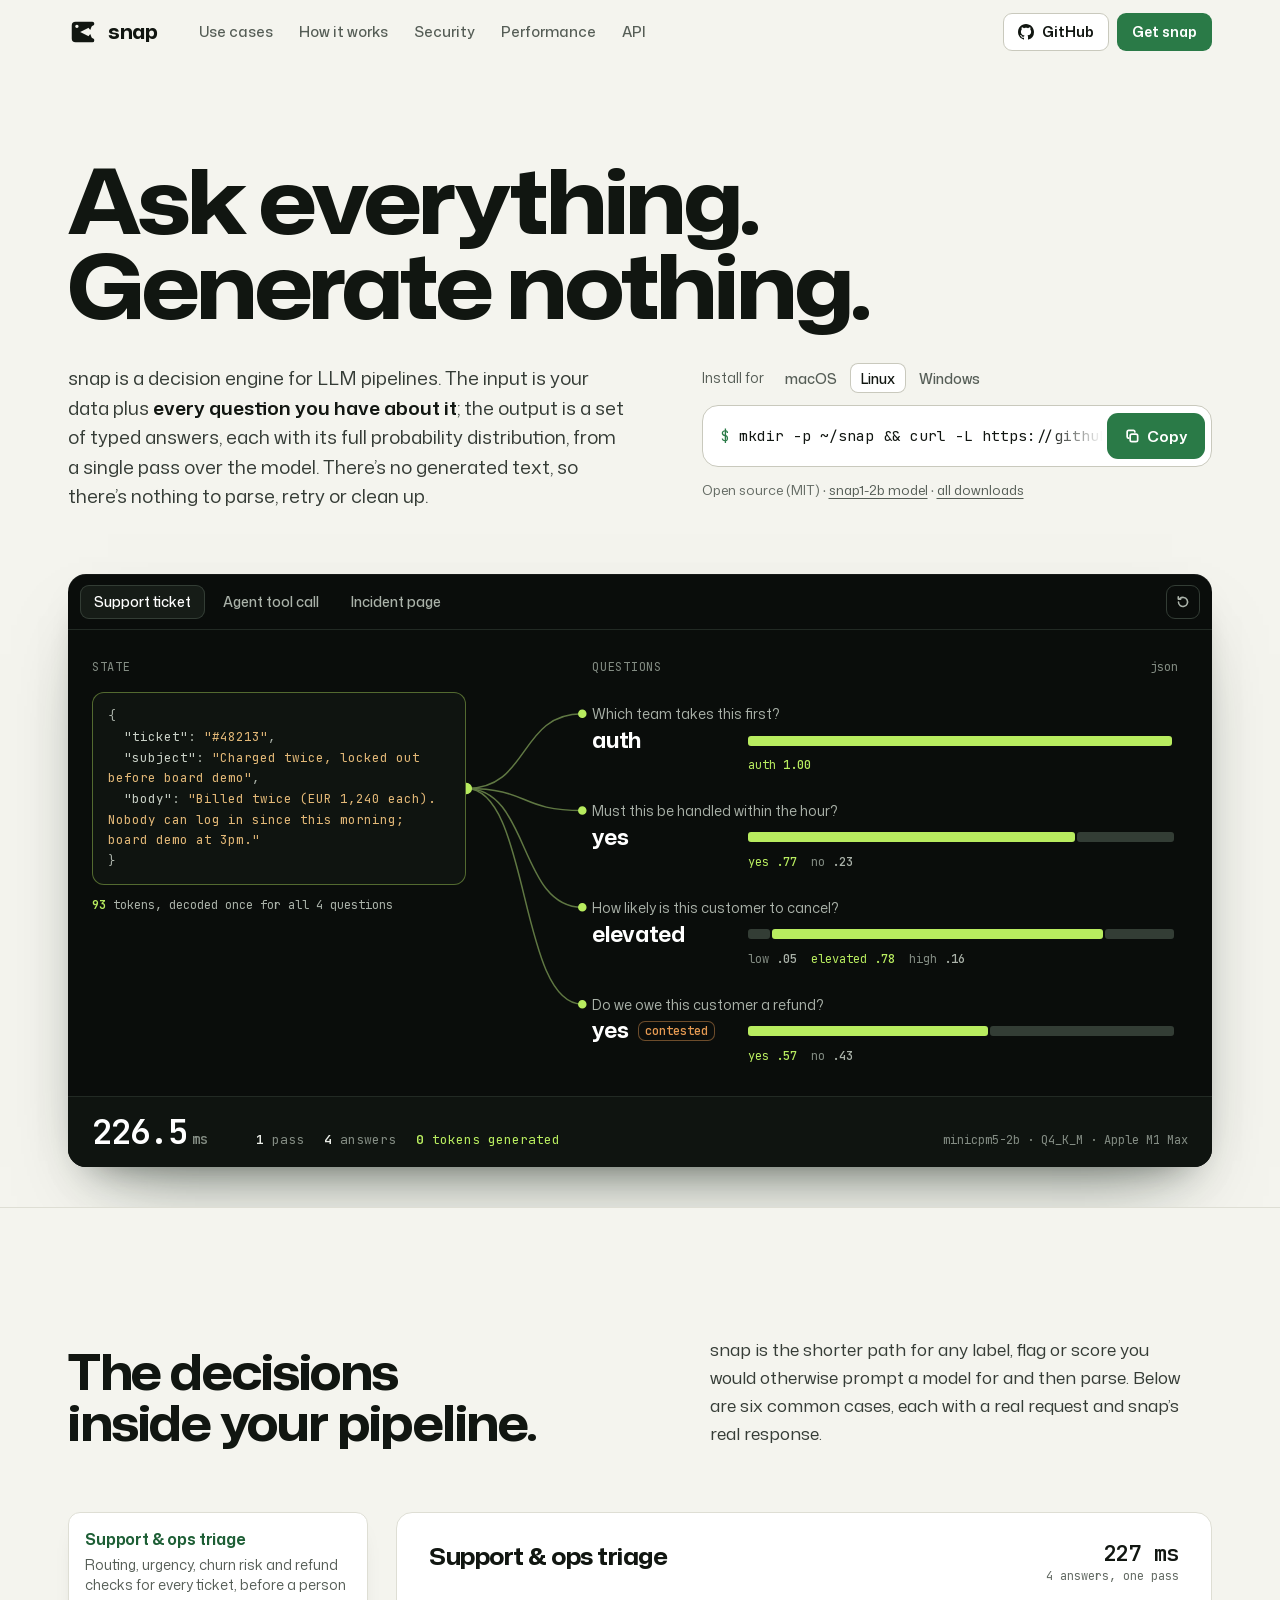
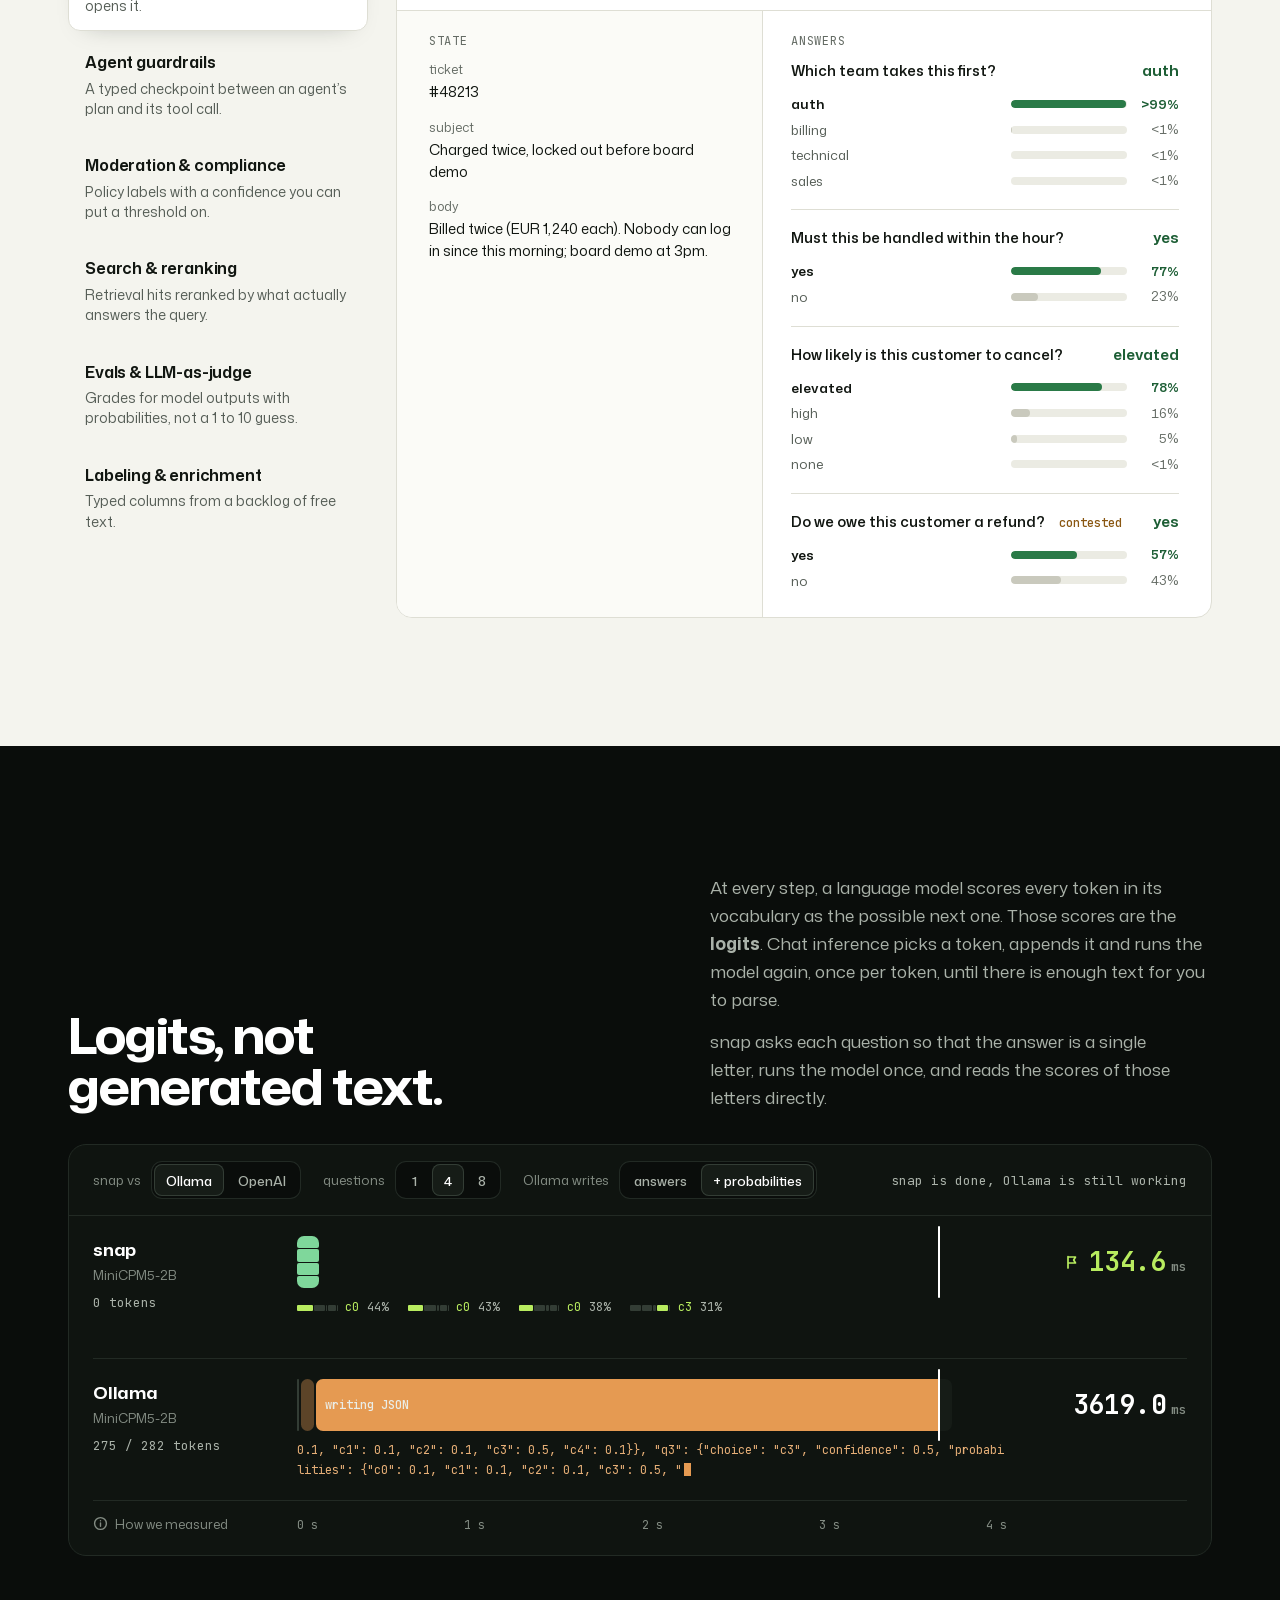
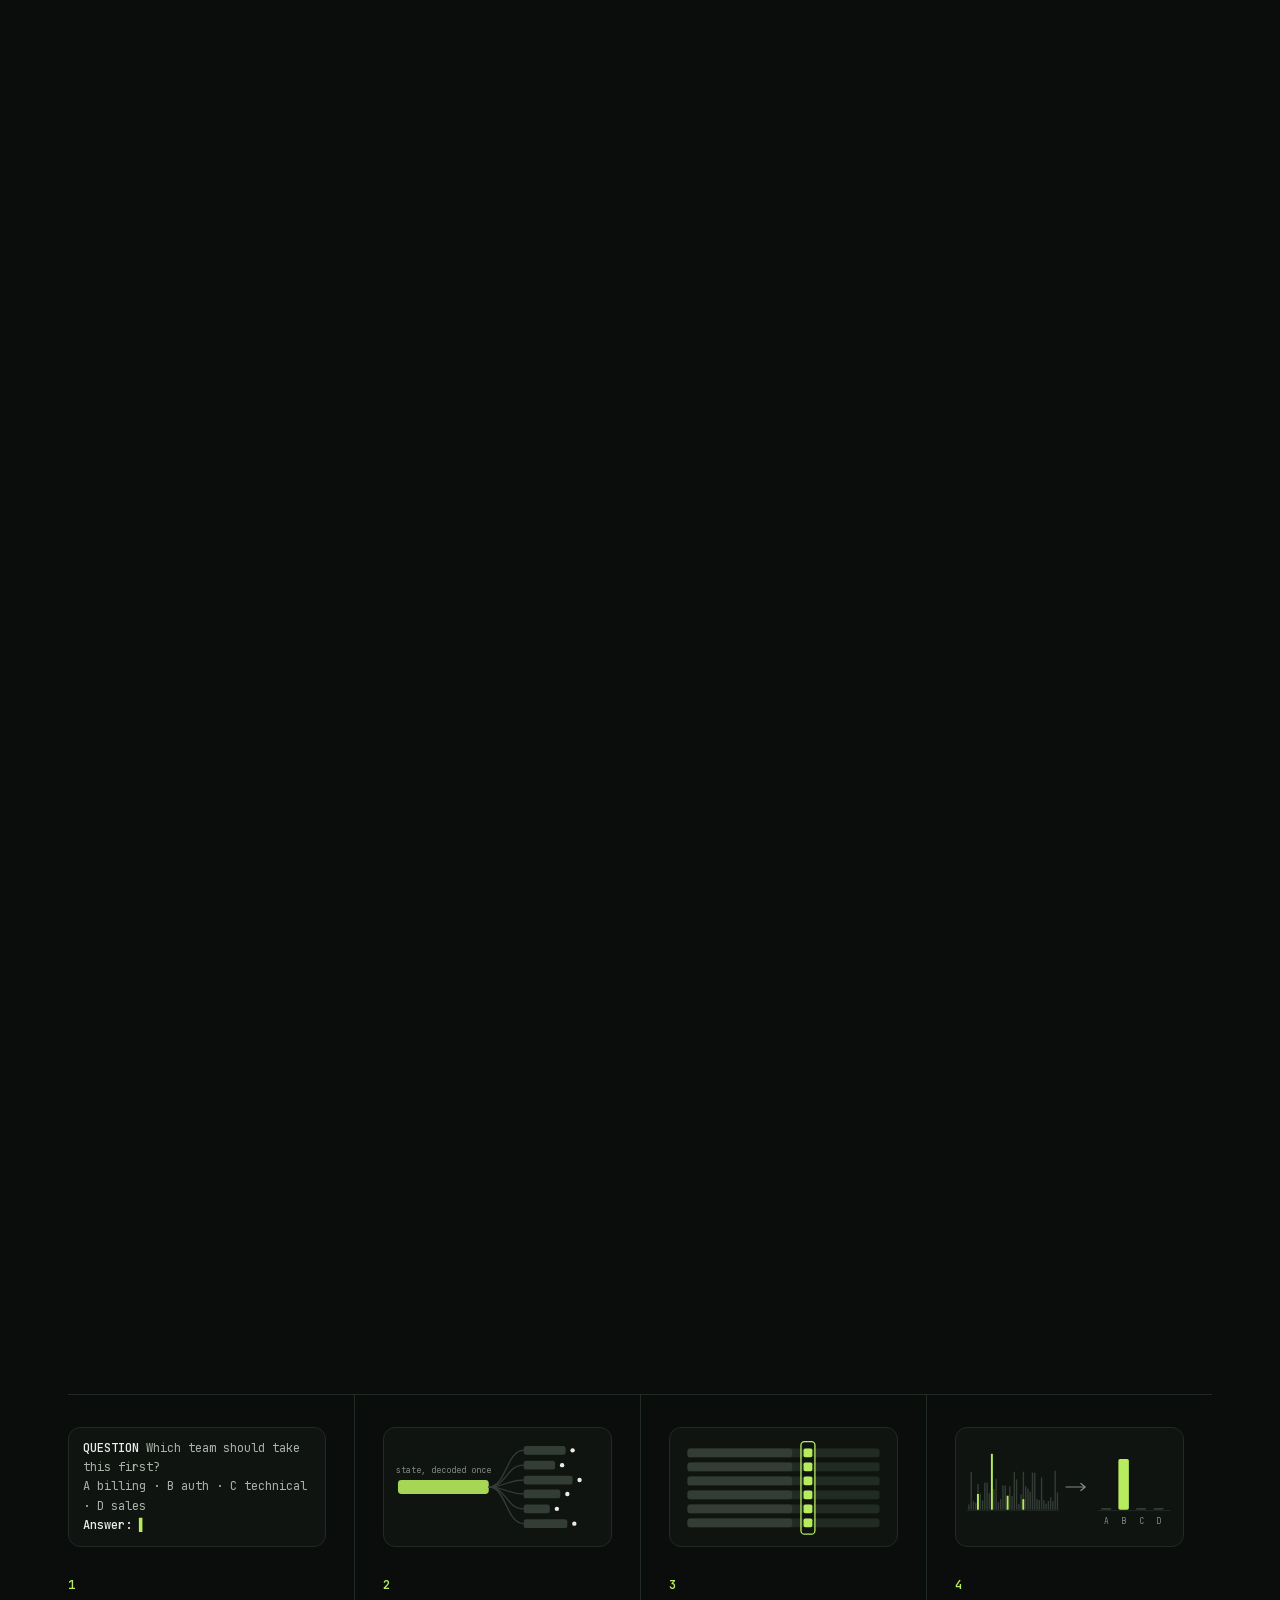
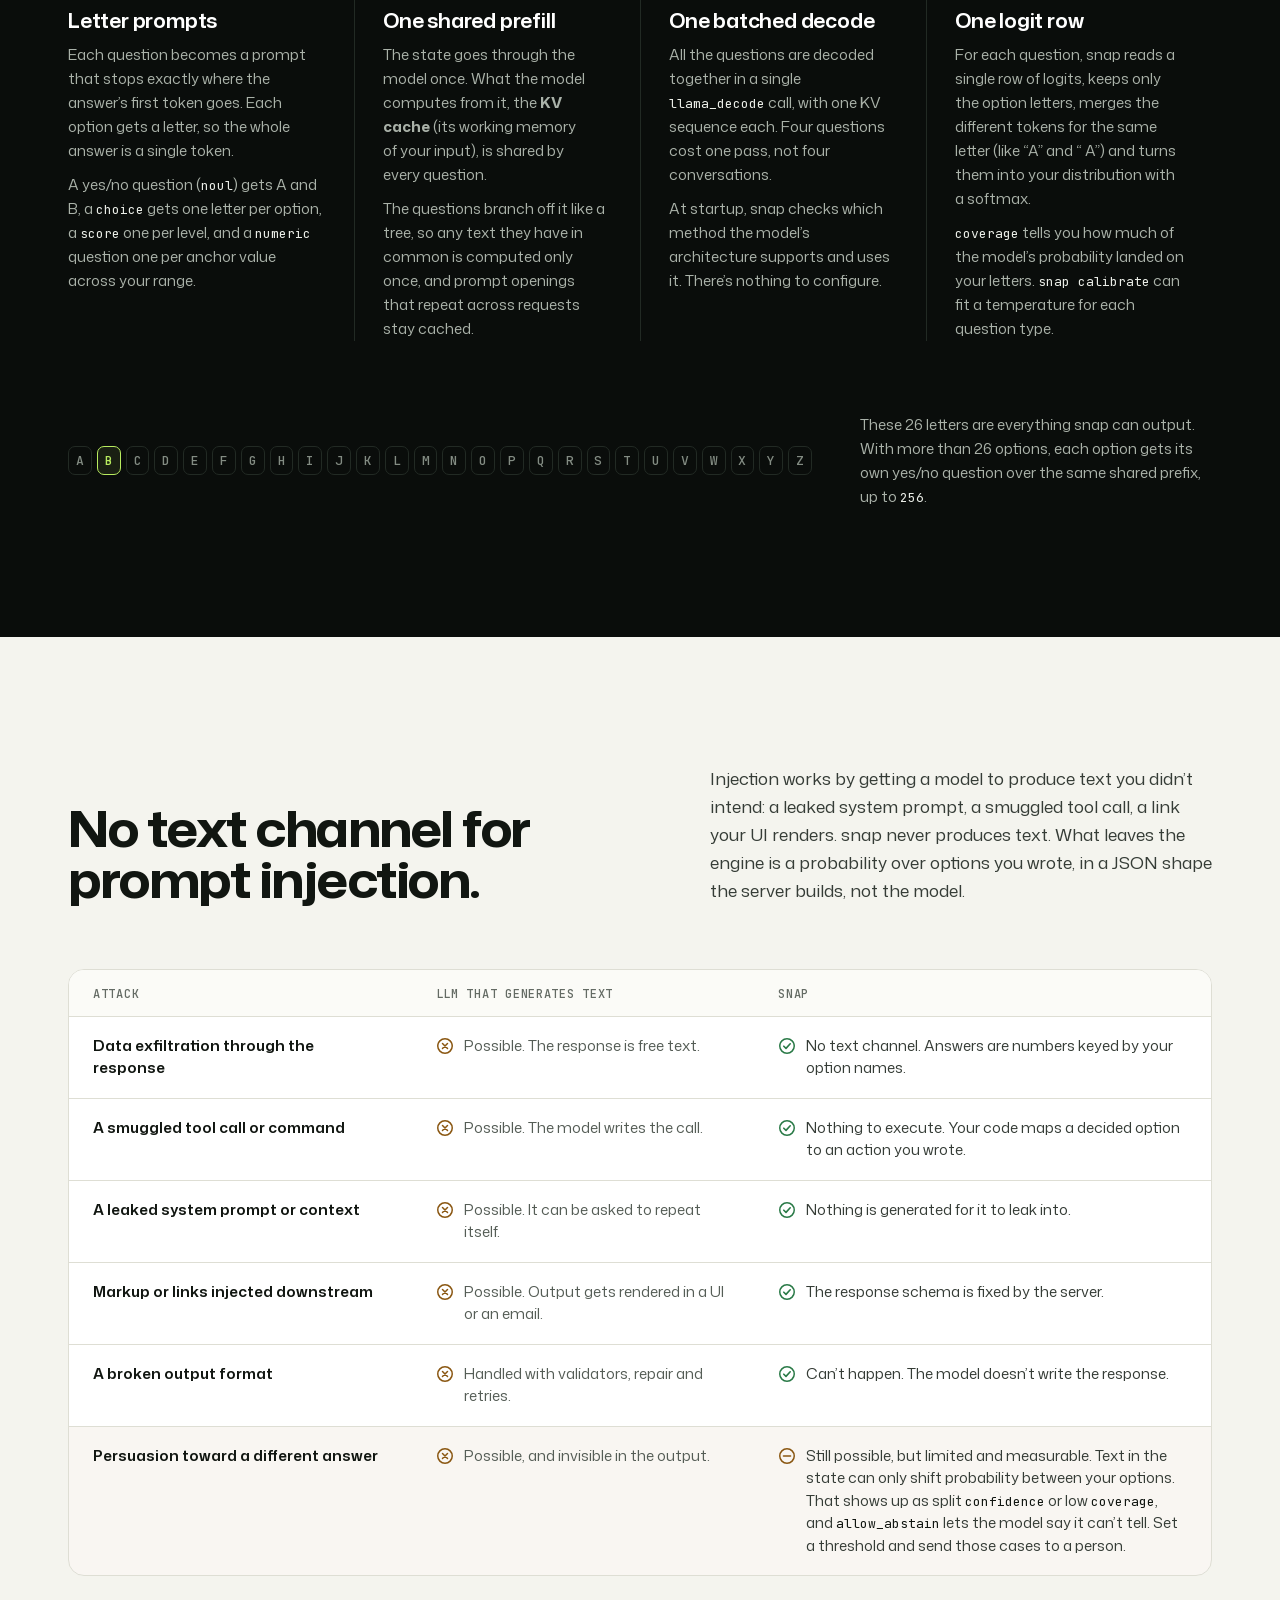
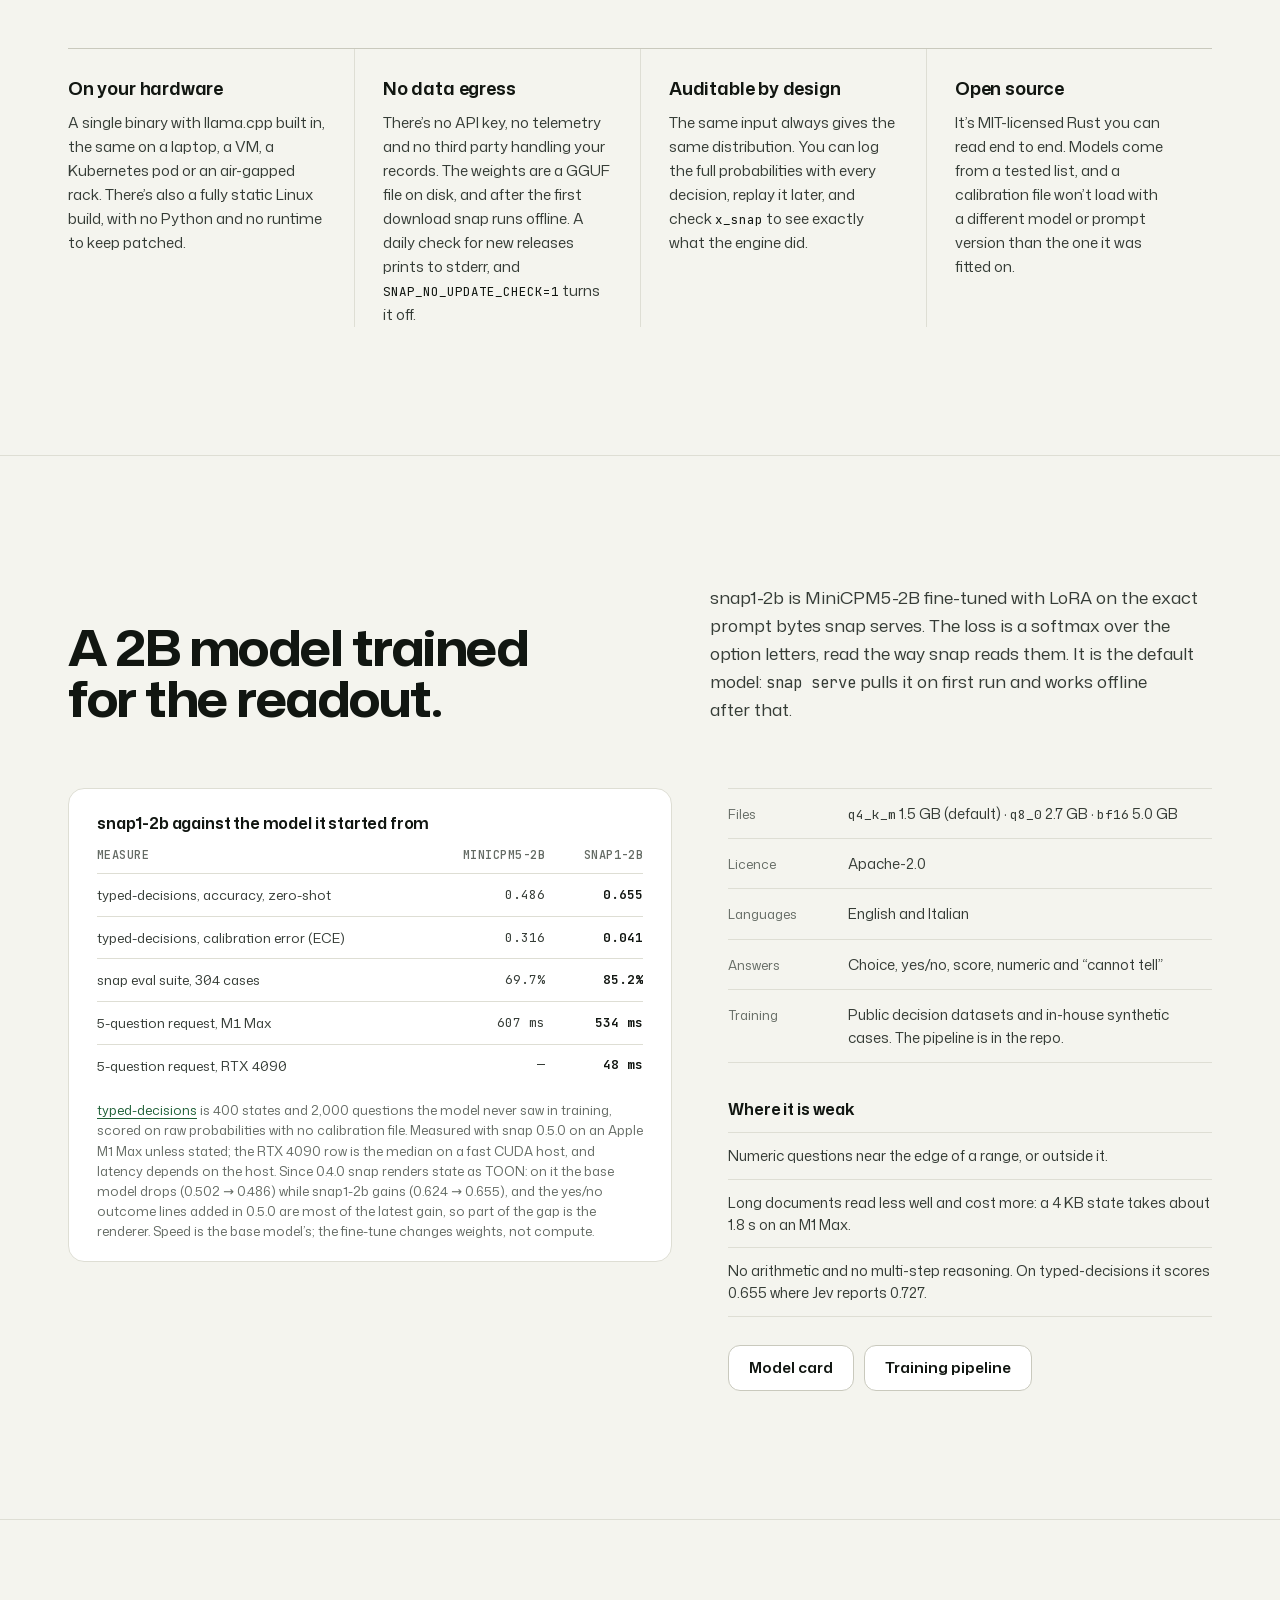
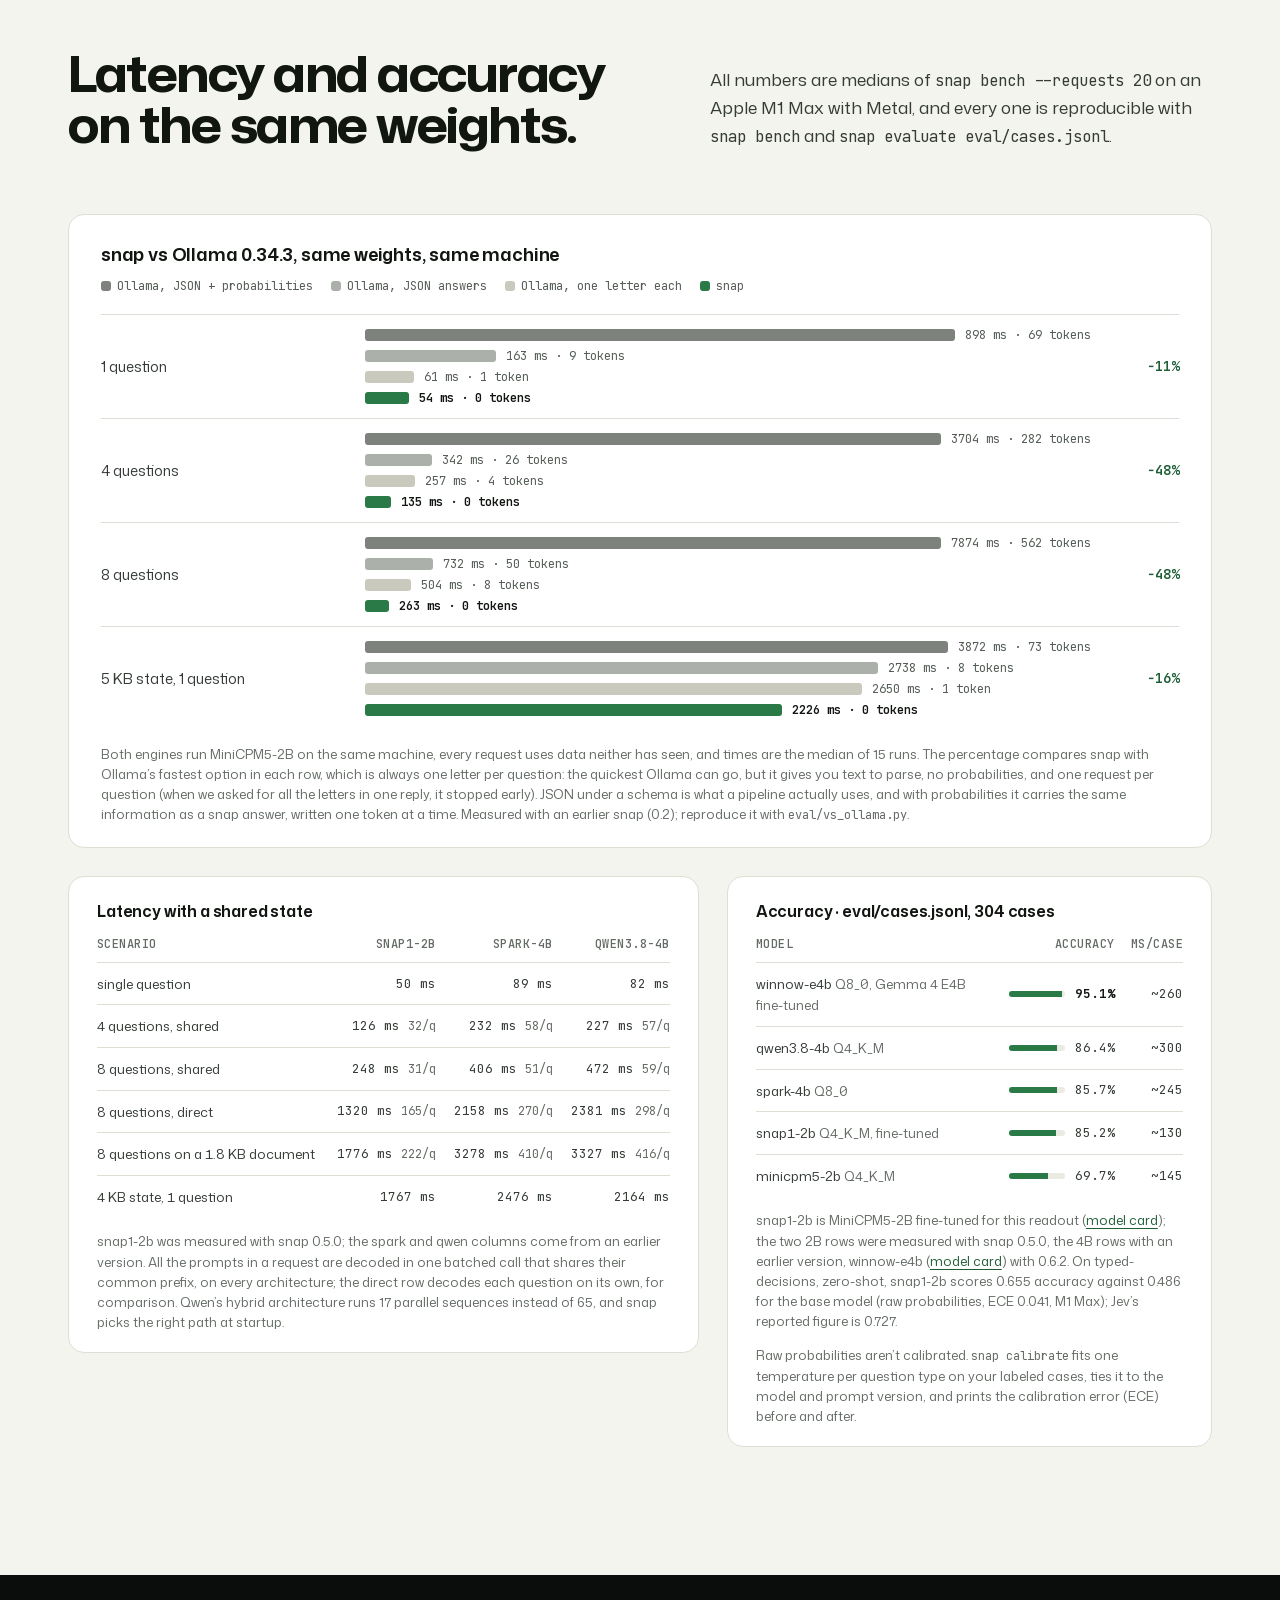
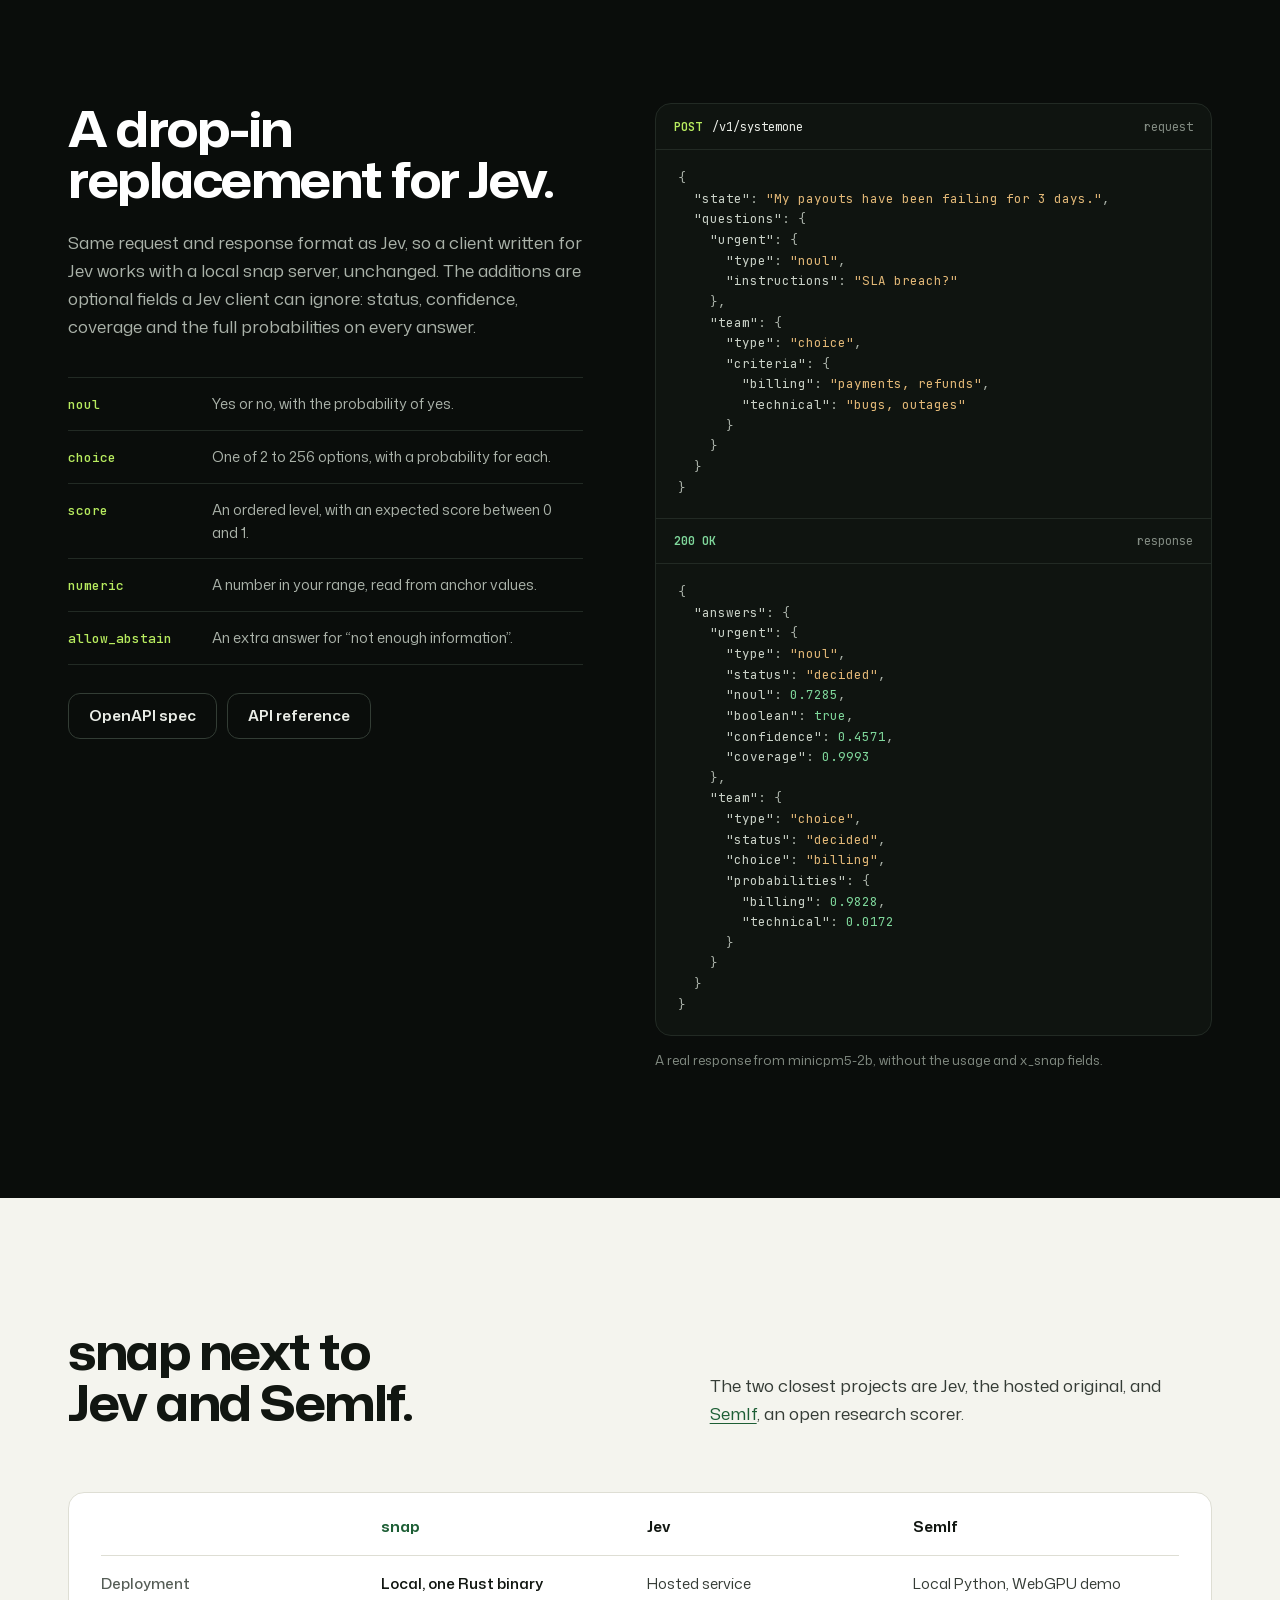
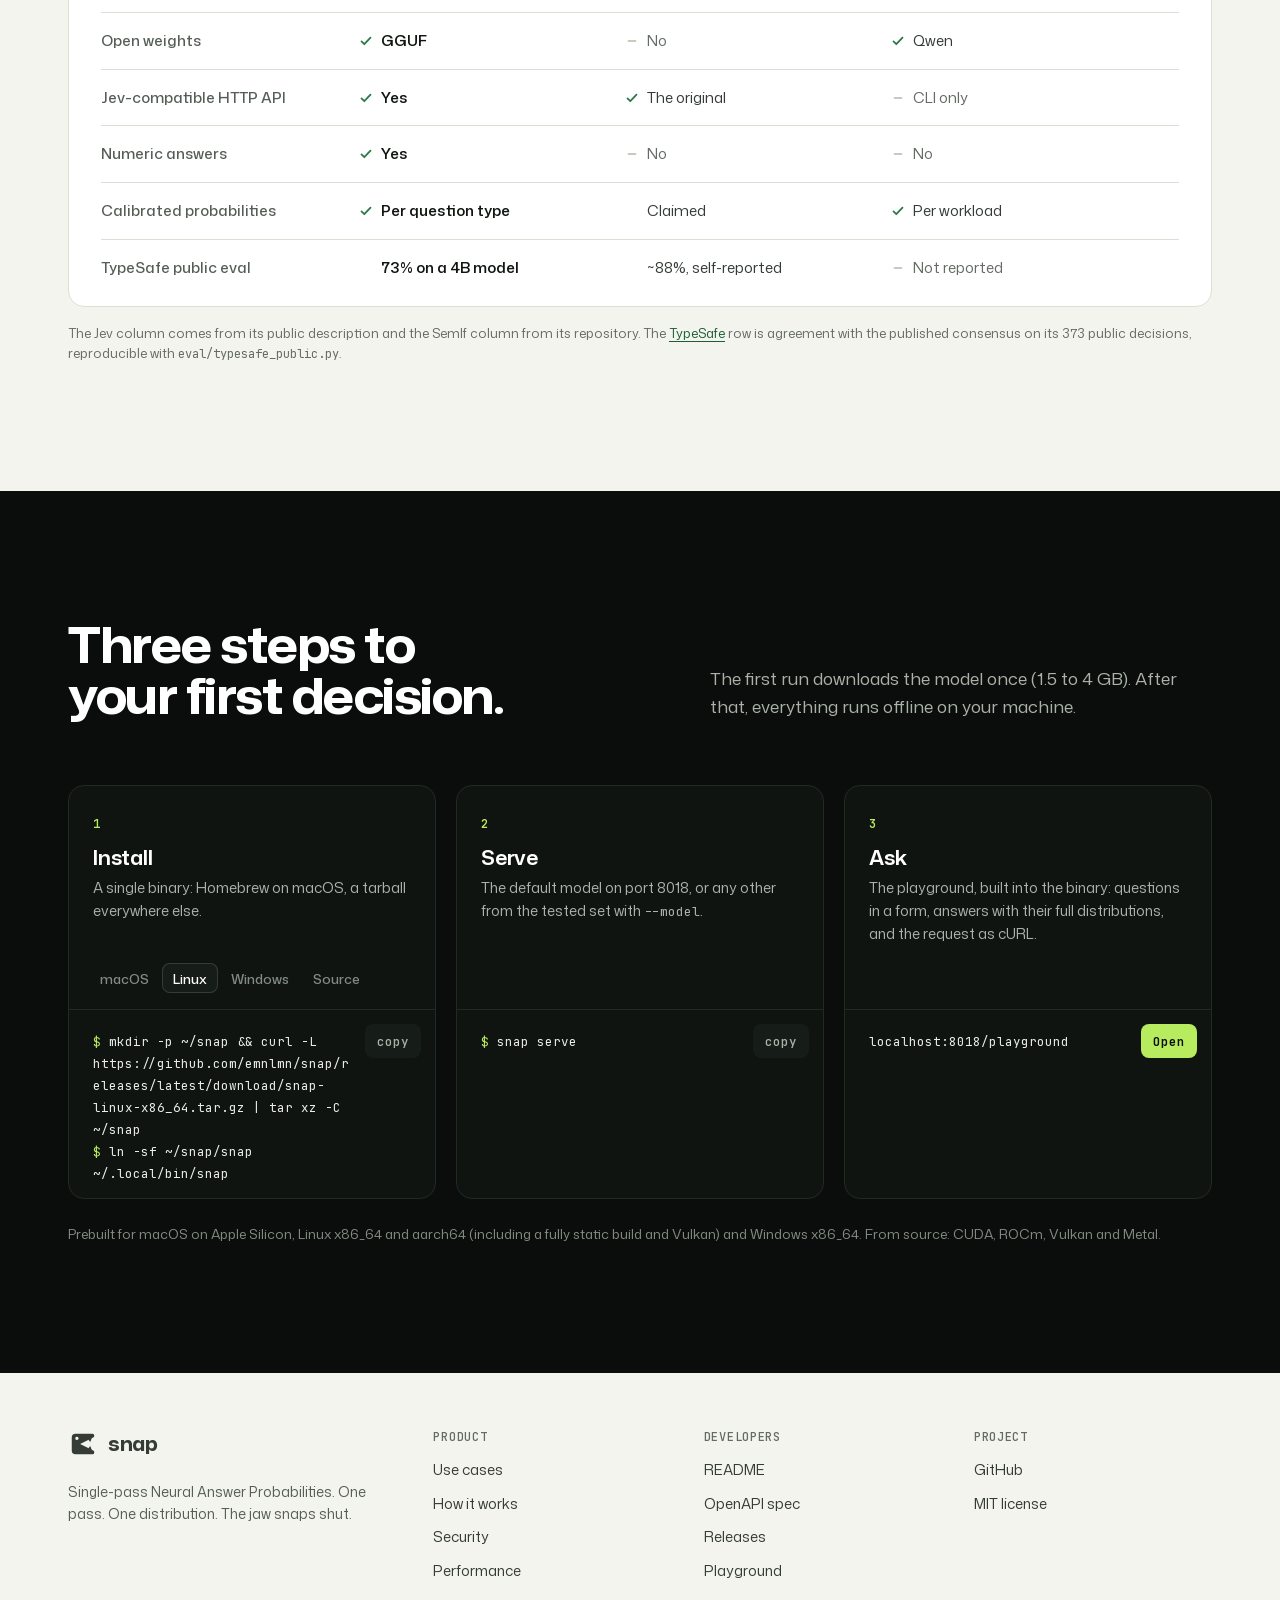
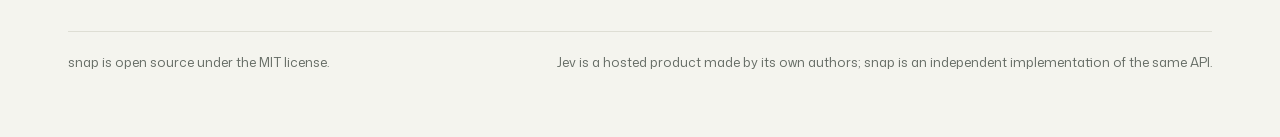
<file: docs/index.html>
<!doctype html>
<html lang="en">
<head>
<meta charset="utf-8">
<meta name="viewport" content="width=device-width, initial-scale=1">
<meta name="color-scheme" content="light">
<meta name="theme-color" content="#f4f4ee">
<title>snap · Ask everything. Generate nothing.</title>
<meta name="description" content="snap is a local decision engine for LLM pipelines: typed answers to every question about your data, each with a full probability distribution, from a single pass and with no generated text. Jev-compatible and open source.">
<meta property="og:title" content="snap · Ask everything. Generate nothing.">
<meta property="og:description" content="Typed decisions from one pass over the model. Every answer is a probability distribution, nothing is generated, everything runs on your hardware.">
<meta property="og:image" content="https://emnlmn.github.io/snap/logo.png?v=2">
<meta property="og:type" content="website">
<link rel="icon" type="image/png" href="logo.png?v=2">
<link rel="preload" href="fonts/mona-sans-latin.woff2" as="font" type="font/woff2" crossorigin>
<link rel="preload" href="fonts/jetbrains-mono-latin.woff2" as="font" type="font/woff2" crossorigin>
<style>
@font-face {
  font-family: "Mona Sans";
  src: url("fonts/mona-sans-latin.woff2") format("woff2");
  font-weight: 200 900; font-stretch: 75% 125%; font-display: swap;
}
@font-face {
  font-family: "JetBrains Mono";
  src: url("fonts/jetbrains-mono-latin.woff2") format("woff2");
  font-weight: 400 700; font-display: swap;
}

:root {
  --paper: #f4f4ee;
  --paper-2: #ebebe3;
  --white: #ffffff;
  --line: #deded4;
  --line-hi: #c9c9bd;
  --text: #111611;
  --soft: #353c36;
  --muted: #555d56;
  --faint: #646b64;
  --green: #2a7a47;
  --green-deep: #1d5e35;
  --wash: color-mix(in srgb, var(--green) 9%, transparent);
  --edge: color-mix(in srgb, var(--green) 38%, transparent);
  --amber: #8a5712;
  --ink: #0a0d0b;
  --ink-2: #0f1410;
  --ink-3: #161c17;
  --ink-line: #222a24;
  --ink-hi: #333d35;
  --ink-text: #eaede7;
  --ink-soft: #aab2a9;
  --ink-faint: #838c83;
  --lime: #b8ec5f;
  --mint: #7fd79b;
  --sand: #e2b877;
  --heat: #e59a52;
  --sans: "Mona Sans", -apple-system, BlinkMacSystemFont, "Segoe UI", system-ui, sans-serif;
  --mono: "JetBrains Mono", ui-monospace, "SF Mono", Menlo, Consolas, monospace;
  --g: 28px;
  --ease: cubic-bezier(.16, 1, .3, 1);
}

* { box-sizing: border-box; }
html { scroll-behavior: smooth; scroll-padding-top: 72px; }
body {
  margin: 0; background: var(--paper); color: var(--text);
  font: 400 16px/1.6 var(--sans); font-stretch: 100%;
  -webkit-font-smoothing: antialiased; text-rendering: optimizeLegibility;
}
h1, h2, h3, p, ol, ul, dl, dd, figure, pre { margin: 0; }
ul, ol { padding: 0; list-style: none; }
a { color: var(--green-deep); text-underline-offset: 3px; text-decoration-thickness: 1px; }
a:hover { color: var(--green); }
code, pre, kbd { font-family: var(--mono); }
code { font-size: .9em; }
button { font: inherit; color: inherit; }
::selection { background: color-mix(in srgb, var(--green) 24%, transparent); color: var(--text); }
.ink ::selection, .console ::selection { background: color-mix(in srgb, var(--lime) 30%, transparent); color: #fff; }
:focus-visible { outline: 2px solid var(--green); outline-offset: 3px; border-radius: 6px; }
.ink :focus-visible, .console :focus-visible { outline-color: var(--lime); }
* { scrollbar-width: thin; scrollbar-color: var(--line-hi) transparent; }
.ink *, .console * { scrollbar-color: var(--ink-hi) transparent; }
::-webkit-scrollbar { width: 10px; height: 10px; }
::-webkit-scrollbar-thumb { background: var(--line-hi); border-radius: 10px; border: 3px solid transparent; background-clip: padding-box; }
.ink ::-webkit-scrollbar-thumb, .console ::-webkit-scrollbar-thumb { background-color: var(--ink-hi); }
::-webkit-scrollbar-track { background: transparent; }
.sr { position: absolute; width: 1px; height: 1px; overflow: hidden; clip: rect(0 0 0 0); white-space: nowrap; }
[hidden] { display: none !important; }

.wrap { max-width: 1200px; margin: 0 auto; padding: 0 var(--g); }
.num { font-variant-numeric: tabular-nums; }

/* type */
h1 {
  font-weight: 740; font-stretch: 116%;
  font-size: clamp(2.8rem, 7vw, 6rem); line-height: .95; letter-spacing: -.035em;
}
h2 {
  font-weight: 710; font-stretch: 112%;
  font-size: clamp(2rem, 3.9vw, 3.3rem); line-height: 1.02; letter-spacing: -.03em;
  text-wrap: balance;
}
h3 { font-weight: 640; font-size: 18px; line-height: 1.3; letter-spacing: -.01em; }
.lede { font-size: 19px; line-height: 1.55; color: var(--soft); text-wrap: pretty; }
.sub { font-size: 17.5px; line-height: 1.6; color: var(--soft); max-width: 44rem; text-wrap: pretty; }
.ink .sub, .ink .lede { color: var(--ink-soft); }
.head { display: grid; grid-template-columns: minmax(0, 1.15fr) minmax(0, 1fr); gap: 28px 64px; align-items: end; margin-bottom: 64px; }
.head .sub { justify-self: end; }
.note { font-size: 13px; line-height: 1.55; color: var(--faint); text-wrap: pretty; }
.ink .note { color: var(--ink-faint); }
.note code { font-size: 12px; }

/* buttons */
.btn {
  display: inline-flex; align-items: center; justify-content: center; gap: 8px;
  height: 46px; padding: 0 20px; border-radius: 12px; border: 1px solid transparent;
  font: 620 15px/1 var(--sans); text-decoration: none; cursor: pointer; white-space: nowrap;
  transition: background .18s, border-color .18s, color .18s, transform .18s var(--ease);
}
.btn:active { transform: translateY(1px); }
.btn svg { width: 16px; height: 16px; flex: none; }
.btn.primary { background: var(--green); color: #fff; }
.btn.primary:hover { background: var(--green-deep); color: #fff; }
.btn.ghost { background: var(--white); border-color: var(--line-hi); color: var(--text); }
.btn.ghost:hover { border-color: var(--faint); color: var(--text); }
.ink .btn.primary { background: var(--lime); color: var(--ink); }
.ink .btn.primary:hover { background: #cdf585; color: var(--ink); }
.ink .btn.ghost { background: transparent; border-color: var(--ink-hi); color: var(--ink-text); }
.ink .btn.ghost:hover { border-color: var(--ink-soft); color: #fff; }

/* ---------- nav ---------- */
.top {
  position: sticky; top: 0; z-index: 20;
  background: color-mix(in srgb, var(--paper) 86%, transparent);
  backdrop-filter: saturate(1.4) blur(10px); -webkit-backdrop-filter: saturate(1.4) blur(10px);
  border-bottom: 1px solid transparent; transition: border-color .2s;
}
.top.scrolled { border-bottom-color: var(--line); }
.top .wrap { display: flex; align-items: center; height: 64px; gap: 8px; }
.brand { display: inline-flex; align-items: center; gap: 10px; color: var(--text); text-decoration: none; margin-right: 22px; }
.brand svg { width: 30px; height: 30px; display: block; }
.brand span { font-weight: 720; font-stretch: 112%; font-size: 19px; letter-spacing: -.02em; }
.brand:hover { color: var(--text); }
.top nav { display: flex; gap: 2px; }
.top nav a {
  padding: 7px 12px; border-radius: 8px; font-size: 14.5px; font-weight: 500;
  color: var(--muted); text-decoration: none; transition: color .15s, background .15s;
}
.top nav a:hover { color: var(--text); background: rgba(17, 22, 17, .05); }
.top .right { margin-left: auto; display: flex; gap: 8px; align-items: center; }
.top .btn { height: 38px; padding: 0 14px; font-size: 14px; border-radius: 9px; }
.gh svg { fill: currentColor; }
.top nav { position: relative; }
.top nav a[aria-current] { color: var(--text); }
.nav-ind {
  position: absolute; left: 0; bottom: 1px; height: 2px; width: 100px; border-radius: 1px; transform-origin: left;
  background: var(--green); transform: translateX(var(--x, 0)) scaleX(var(--s, 0)); opacity: 0;
  transition: transform .5s var(--ease), opacity .3s, background .35s;
}
.nav-ind.on { opacity: 1; }
/* over an ink band the bar joins the ink zone: the zones never mix */
.top { transition: background .35s, border-color .35s; }
.top.on-ink { background: color-mix(in srgb, var(--ink) 86%, transparent); border-bottom-color: var(--ink-line); }
.top.on-ink .brand, .top.on-ink .brand:hover { color: #fff; }
.top.on-ink .brand svg { color: var(--lime); }
.top.on-ink nav a { color: var(--ink-faint); }
.top.on-ink nav a:hover { color: var(--ink-text); background: rgba(234, 237, 231, .06); }
.top.on-ink nav a[aria-current] { color: #fff; }
.top.on-ink .nav-ind { background: var(--ink-text); }
.top.on-ink .btn.ghost { background: transparent; border-color: var(--ink-hi); color: var(--ink-text); }
.top.on-ink .btn.ghost:hover { border-color: var(--ink-soft); color: #fff; }
.top.on-ink .btn.primary { background: var(--lime); color: var(--ink); }
.top.on-ink .btn.primary:hover { background: #cdf585; }
.top.on-ink :focus-visible { outline-color: var(--lime); }
/* the install CTA follows the reader: once the hero command scrolls away,
   "Get snap" opens into the same copyable command, right-anchored */
.dock { position: relative; height: 38px; width: var(--dw, auto); flex: none; transition: width .55s var(--ease); } /* once per toggle, one nav item: not per frame */
.dock-go, .dock-cmd { position: absolute; top: 0; right: 0; transition: opacity .3s, transform .45s var(--ease), clip-path .55s var(--ease), background .35s, border-color .35s; }
.dock-cmd {
  display: flex; align-items: center; gap: 4px; height: 38px; width: min(21.5rem, calc(100vw - 170px));
  padding: 0 3px 0 12px; border: 1px solid var(--line-hi); border-radius: 11px; background: var(--white);
  opacity: 0; pointer-events: none; clip-path: inset(0 0 0 calc(100% - 96px) round 11px);
}
.dock-cmd code {
  flex: 1; min-width: 0; font-size: 12.5px; color: var(--soft); white-space: nowrap; overflow: hidden;
  -webkit-mask-image: linear-gradient(90deg, #000 82%, transparent); mask-image: linear-gradient(90deg, #000 82%, transparent);
}
.dock-cmd .p { color: var(--green); }
.dock .cp { height: 30px; padding: 0 12px; border-radius: 7px; font-size: 14px; }
.dock.docked .dock-cmd { opacity: 1; pointer-events: auto; clip-path: inset(0 round 11px); }
.dock.docked .dock-go { opacity: 0; transform: scale(.96); pointer-events: none; }
.top.on-ink .dock-cmd { background: var(--ink-3); border-color: var(--ink-hi); }
.top.on-ink .dock-cmd code { color: var(--ink-text); }
.top.on-ink .dock-cmd .p { color: var(--lime); }
.top.on-ink .cp { background: var(--lime); color: var(--ink); }

/* ---------- hero ---------- */
.hero { padding: 92px 0 40px; overflow: hidden; }
.hero h1 { max-width: 13ch; }
.hero-row {
  margin-top: 36px;
  display: grid; grid-template-columns: minmax(0, 1.1fr) minmax(0, 1fr); gap: 32px 72px; align-items: start;
}
.hero .lede { max-width: 36rem; }
.hero .lede b { color: var(--text); font-weight: 620; }
.cta { display: flex; gap: 10px; flex-wrap: wrap; }
.cmd {
  display: flex; align-items: center; gap: 4px;
  background: var(--white); border: 1px solid var(--line); border-radius: 12px;
  padding: 5px 5px 5px 14px; max-width: 30rem;
}
.cmd code {
  flex: 1; min-width: 0; font-size: 13px; line-height: 34px; color: var(--soft);
  white-space: nowrap; overflow-x: auto; scrollbar-width: none;
}
.cmd code::-webkit-scrollbar { display: none; }
.cmd .p { color: var(--green); user-select: none; }
.copy {
  flex: none; height: 34px; padding: 0 12px; border: 0; border-radius: 8px;
  background: var(--paper); color: var(--muted); font: 500 12.5px var(--mono); cursor: pointer;
  transition: background .15s, color .15s;
}
.copy:hover { background: var(--paper-2); color: var(--text); }
.micro { font-size: 13.5px; color: var(--faint); }
.micro a { color: var(--muted); }
.get .micro { text-wrap: balance; }
.micro .nw { white-space: nowrap; }
.get { display: grid; grid-template-columns: minmax(0, 1fr); gap: 12px; }
.get-os { display: flex; align-items: center; flex-wrap: wrap; gap: 2px; font-size: 14px; color: var(--muted); }
.get-os > span { margin-right: 8px; }
.get-os button {
  height: 30px; padding: 0 11px; border: 0; border-radius: 8px; background: transparent;
  font: 500 14px var(--sans); color: var(--muted); cursor: pointer; transition: color .15s, background .15s, box-shadow .15s;
}
.get-os button:hover { color: var(--text); background: rgba(17, 22, 17, .05); }
.get-os button[aria-pressed="true"] { color: var(--text); background: var(--white); box-shadow: inset 0 0 0 1px var(--line-hi); }
.cmd.big { max-width: none; padding: 6px 6px 6px 18px; border-radius: 16px; border-color: var(--line-hi); }
.cmd.big code { font-size: 14.5px; line-height: 48px; color: var(--text); }
.cmd.over code { -webkit-mask-image: linear-gradient(90deg, #000 86%, transparent); mask-image: linear-gradient(90deg, #000 86%, transparent); }
.cp {
  flex: none; display: inline-flex; align-items: center; justify-content: center; gap: 7px;
  height: 46px; padding: 0 18px; border: 0; border-radius: 11px; background: var(--green); color: #fff;
  font: 620 15px var(--sans); cursor: pointer; transition: background .18s, color .18s, transform .18s var(--ease);
}
.cp:hover { background: var(--green-deep); }
.cp:active { transform: translateY(1px); }
.cp svg { width: 15px; height: 15px; flex: none; fill: none; stroke: currentColor; stroke-width: 1.8; stroke-linecap: round; stroke-linejoin: round; }
.cp .cp-ok, .cp.ok .cp-t { display: none; }
.cp.ok .cp-ok { display: inline; }
.dl { justify-self: start; height: 56px; padding: 0 22px; font-size: 16px; border-radius: 16px; }
.dl svg { fill: none; stroke: currentColor; stroke-width: 1.8; stroke-linecap: round; stroke-linejoin: round; }
.ink .cmd { background: var(--ink-3); border-color: var(--ink-hi); }
.ink .cmd code { color: var(--ink-text); }
.ink .cmd .p { color: var(--lime); }
.ink .cp { background: var(--lime); color: var(--ink); }
.ink .cp:hover { background: #cdf585; }
.ink .micro { color: var(--ink-faint); }
.ink .micro a { color: var(--ink-soft); }

/* ---------- console (hero demo) ---------- */
.stage { margin-top: 64px; position: relative; }
.console {
  background: var(--ink); color: var(--ink-text);
  border-radius: 18px; overflow: hidden; position: relative;
  box-shadow: 0 1px 0 rgba(255,255,255,.05) inset, 0 40px 80px -40px rgba(10, 30, 16, .55), 0 18px 36px -24px rgba(10, 13, 11, .5);
}
.c-bar {
  display: flex; align-items: center; gap: 12px;
  height: 56px; padding: 0 12px; border-bottom: 1px solid var(--ink-line);
}
.c-tabs { display: flex; gap: 4px; min-width: 0; overflow-x: auto; scrollbar-width: none; }
.c-tabs::-webkit-scrollbar { display: none; }
.tab {
  flex: none; height: 34px; padding: 0 14px; border: 0; border-radius: 9px; background: transparent;
  font: 500 14px var(--sans); color: var(--ink-soft); cursor: pointer; transition: color .15s, background .15s;
}
.tab:hover { color: var(--ink-text); background: var(--ink-2); }
.tab[aria-selected="true"] { color: #fff; background: var(--ink-3); box-shadow: inset 0 0 0 1px var(--ink-hi); }
.c-replay {
  margin-left: auto; flex: none; display: grid; place-items: center; width: 34px; height: 34px;
  border: 1px solid var(--ink-hi); border-radius: 9px; background: transparent; color: var(--ink-soft);
  cursor: pointer; transition: border-color .15s, background .15s, color .15s;
}
.c-replay:hover { border-color: var(--ink-soft); background: var(--ink-2); color: #fff; }
.c-replay svg { width: 14px; height: 14px; fill: none; stroke: currentColor; stroke-width: 1.8; stroke-linecap: round; stroke-linejoin: round; }
.c-body {
  display: grid; grid-template-columns: minmax(0, 4.4fr) 112px minmax(0, 7fr);
  position: relative; min-height: 440px;
}
.c-label {
  display: flex; align-items: center; gap: 10px; min-height: 26px; margin: 0 0 12px;
  font: 12px var(--mono); letter-spacing: .06em; text-transform: uppercase; color: var(--ink-faint);
}
.c-state { grid-column: 1; padding: 24px 0 24px 24px; display: flex; flex-direction: column; min-width: 0; position: relative; }
.c-src { position: relative; overflow: hidden; padding: 14px 16px; border-radius: 12px; background: var(--ink-2); box-shadow: inset 0 0 0 1px var(--ink-line); transition: box-shadow .4s; }
.c-once { margin-top: 12px; font: 12px var(--mono); color: var(--ink-faint); transition: color .4s; }
.c-once b { color: var(--ink-soft); font-weight: 600; transition: color .4s; }
.json { font: 12.5px/1.65 var(--mono); color: var(--ink-soft); white-space: pre-wrap; overflow-wrap: anywhere; }
.json .k { color: #c9d1c7; }
.json .s { color: var(--sand); }
.json .n, .json .b { color: var(--mint); }
.scan {
  position: absolute; left: 0; right: 0; top: 0; height: 56px; pointer-events: none; opacity: 0;
  background: linear-gradient(180deg, transparent, color-mix(in srgb, var(--lime) 14%, transparent));
  border-bottom: 2px solid var(--lime);
}
.console.prefill .c-src, .console.done .c-src { box-shadow: inset 0 0 0 1px color-mix(in srgb, var(--lime) 40%, transparent); }
.console.done .c-once, .console.prefill .c-once { color: var(--ink-soft); }
.console.done .c-once b, .console.prefill .c-once b { color: var(--lime); }

.c-fan { position: absolute; inset: 0; width: 100%; height: 100%; pointer-events: none; overflow: visible; transition: opacity .3s; }
.c-fan path { fill: none; stroke-linecap: round; }
.c-fan .th { stroke: var(--ink-hi); stroke-width: 1.5; transition: stroke .3s, stroke-width .3s; }
.c-fan .cm { stroke: var(--lime); stroke-width: 2.5; opacity: 0; filter: drop-shadow(0 0 4px color-mix(in srgb, var(--lime) 70%, transparent)); }
.c-fan circle { fill: var(--ink); stroke: var(--ink-hi); stroke-width: 1.5; transition: fill .3s, stroke .3s; }
.console.done .c-fan .th { stroke: color-mix(in srgb, var(--lime) 34%, var(--ink-hi)); }
.console.done .c-fan circle, .console.prefill .c-fan circle.o { fill: var(--lime); stroke: var(--lime); }
.c-fan .th.hot { stroke: var(--lime) !important; stroke-width: 2; }
.console.show-json .c-fan { opacity: 0; }

.c-res { grid-column: 3; padding: 24px 24px 20px 0; min-width: 0; display: flex; flex-direction: column; }
.c-res .c-label { padding-left: 14px; }
.c-json-t {
  margin-left: auto; height: 26px; padding: 0 10px; border: 0; border-radius: 7px; background: transparent;
  font: 12px var(--mono); letter-spacing: 0; text-transform: none; color: var(--ink-faint); cursor: pointer;
}
.c-json-t:hover { color: var(--ink-text); background: var(--ink-2); }
.c-json-t[aria-pressed="true"] { background: var(--ink-3); color: var(--ink-text); }
#c-json { max-height: 380px; overflow-y: auto; }
.answers { display: grid; gap: 4px; }
.a-row {
  display: grid; grid-template-columns: minmax(0, 8.5rem) minmax(0, 1fr); gap: 4px 20px; align-items: center;
  padding: 12px 14px; border-radius: 12px; transition: background .2s;
}
.a-row:hover, .a-row:focus-visible { background: var(--ink-2); }
.a-row:focus-visible { outline-offset: -2px; }
.a-ask { grid-column: 1 / -1; font-size: 14px; line-height: 1.4; color: var(--ink-soft); text-wrap: pretty; }
.a-val {
  min-width: 0; font-weight: 680; font-stretch: 108%; font-size: 21px; line-height: 1.2; letter-spacing: -.015em; color: #fff;
  overflow: hidden; text-overflow: ellipsis; white-space: nowrap;
  transition: opacity .14s, transform .22s var(--ease), filter .22s var(--ease);
}
.a-dist { display: flex; gap: 2px; height: 10px; }
.a-dist i {
  flex: var(--p) 1 0; min-width: 0; border-radius: 3px; background: var(--ink-hi);
  transition: flex-grow .32s var(--ease), background .2s;
}
.a-dist i.w { background: var(--lime); }
.a-dist i.z { flex-grow: 0; margin-left: -2px; }
.a-leg { grid-column: 2; display: flex; flex-wrap: wrap; gap: 0 14px; font: 12px var(--mono); color: var(--ink-faint); font-variant-numeric: tabular-nums; transition: opacity .14s; }
.a-leg span { white-space: nowrap; }
.a-leg b { font-weight: 500; color: var(--ink-soft); }
.a-leg .w, .a-leg .w b { color: var(--lime); }
.a-st {
  display: inline-block; margin-left: 10px; padding: 1px 7px; vertical-align: 3px; border-radius: 7px;
  box-shadow: inset 0 0 0 1px color-mix(in srgb, var(--heat) 45%, transparent);
  font: 500 12px/1.5 var(--mono); letter-spacing: 0; color: var(--heat);
}
.pending .a-val { opacity: 0; transform: translateY(6px); filter: blur(4px); }
.pending .a-leg { opacity: 0; }
.pending .a-dist i { flex-grow: 1 !important; margin-left: 0; background: var(--ink-line); }

.c-foot {
  display: flex; flex-wrap: wrap; align-items: baseline; gap: 8px 24px;
  padding: 18px 24px; border-top: 1px solid var(--ink-line); background: var(--ink-2);
}
.clock { font: 640 34px/1 var(--mono); color: #fff; font-variant-numeric: tabular-nums; letter-spacing: -.03em; min-width: 7ch; }
.clock small { font-size: 14px; color: var(--ink-faint); font-weight: 500; margin-left: 5px; letter-spacing: 0; }
.facts { display: flex; flex-wrap: wrap; gap: 4px 20px; font: 13px var(--mono); color: var(--ink-faint); }
.facts b { color: var(--ink-text); font-weight: 600; }
.facts .zero, .facts .zero b { color: var(--lime); }
.c-meta { margin-left: auto; font: 12px var(--mono); color: var(--ink-faint); white-space: nowrap; }

/* ---------- sections ---------- */
section { padding: 128px 0; }
.band { border-top: 1px solid var(--line); }
.ink { background: var(--ink); color: var(--ink-text); }
.ink h2, .ink h3 { color: #fff; }
.ink a { color: var(--mint); }
.ink a:hover { color: var(--lime); }

/* ---------- use cases ---------- */
.uc { display: grid; grid-template-columns: 300px minmax(0, 1fr); gap: 28px; align-items: start; }
.uc-list { display: grid; gap: 4px; position: sticky; top: 88px; }
.uc-tab {
  display: block; width: 100%; text-align: left; border: 1px solid transparent; background: transparent;
  border-radius: 12px; padding: 14px 16px; cursor: pointer; transition: background .15s, border-color .15s;
}
.uc-tab b { display: block; font-weight: 640; font-size: 16px; letter-spacing: -.01em; color: var(--text); }
.uc-tab span { display: block; margin-top: 3px; font-size: 14px; line-height: 1.45; color: var(--muted); }
.uc-tab:hover { background: rgba(17, 22, 17, .04); }
.uc-tab[aria-selected="true"] { background: var(--white); border-color: var(--line); box-shadow: 0 10px 24px -18px rgba(17, 30, 20, .35); }
.uc-tab[aria-selected="true"] b { color: var(--green-deep); }
.uc-panel { background: var(--white); border: 1px solid var(--line); border-radius: 16px; overflow: hidden; }
.uc-top { padding: 28px 32px 24px; border-bottom: 1px solid var(--line); display: grid; grid-template-columns: minmax(0, 1fr) auto; gap: 8px 24px; align-items: start; }
.uc-top h3 { font-size: 24px; font-weight: 700; font-stretch: 108%; letter-spacing: -.02em; }
.uc-top p { display: none; grid-column: 1; color: var(--soft); font-size: 15px; text-wrap: pretty; } /* the selected tab carries it on wide screens */
.uc-stat { grid-row: 1 / span 2; grid-column: 2; text-align: right; font: 12px/1.6 var(--mono); color: var(--faint); white-space: nowrap; }
.uc-stat b { display: block; font: 600 22px/1.2 var(--mono); color: var(--text); letter-spacing: -.02em; }
.uc-grid { display: grid; grid-template-columns: minmax(0, .9fr) minmax(0, 1.1fr); }
.uc-req { padding: 22px 28px 26px 32px; border-right: 1px solid var(--line); background: #fbfbf7; min-width: 0; }
.uc-res { padding: 22px 32px 26px 28px; min-width: 0; }
.lbl { font: 12px var(--mono); letter-spacing: .06em; text-transform: uppercase; color: var(--faint); margin-bottom: 10px; }
/* the state as the fields it holds, not as JSON */
.uc-state { display: grid; gap: 14px; }
.uc-state dt { font-size: 12.5px; color: var(--faint); }
.uc-state dd { margin-top: 2px; font-size: 14.5px; line-height: 1.5; color: var(--text); overflow-wrap: anywhere; }
.uc-state dd span { display: block; }
.uc-state .e { color: var(--faint); font-style: italic; }
.dist + .dist { margin-top: 18px; padding-top: 16px; border-top: 1px solid var(--line); }
.dist-h { display: flex; align-items: baseline; gap: 8px 14px; margin-bottom: 10px; }
.dist-h .q { font-size: 14.5px; font-weight: 560; line-height: 1.4; color: var(--text); text-wrap: pretty; }
.dist-h .st { font: 500 12px var(--mono); color: var(--amber); white-space: nowrap; }
.dist-h .v { margin-left: auto; font-weight: 640; font-size: 15px; color: var(--green-deep); white-space: nowrap; }
.bars { display: grid; gap: 4px; }
.bar { display: grid; grid-template-columns: minmax(0, 13rem) minmax(0, 1fr) 40px; gap: 12px; align-items: center; }
.bar .l { font-size: 13.5px; color: var(--muted); overflow: hidden; text-overflow: ellipsis; white-space: nowrap; }
.bar .tr { height: 8px; background: var(--paper-2); border-radius: 4px; overflow: hidden; }
.bar .tr i { display: block; height: 100%; background: var(--line-hi); border-radius: 4px; width: 0; transition: width .6s var(--ease); }
.bar .p { font-size: 13px; color: var(--faint); text-align: right; font-variant-numeric: tabular-nums; }
.bar.w .l { color: var(--text); font-weight: 600; }
.bar.w .tr i { background: var(--green); }
.bar.w .p { color: var(--green-deep); font-weight: 600; }
.more { font-size: 13px; color: var(--faint); margin-top: 6px; }
.hist-l { display: flex; align-items: flex-end; gap: 3px; height: 44px; }
.hist-l i { flex: 1; height: 2px; min-height: 2px; background: var(--line-hi); border-radius: 2px; transition: height .6s var(--ease); }
.hist-l i.w { background: var(--green); }
.axis { display: flex; justify-content: space-between; margin-top: 6px; font: 12px var(--mono); color: var(--faint); }

/* ---------- how it works: the race ---------- */
/* scroll is the clock: .rc is tall, the stage pins under the nav, and the
   script maps scroll progress onto the measured milliseconds */
.rc { position: relative; }
.rc::after { content: ""; display: block; height: 150vh; } /* the scrub distance: in flow, so sticky can use it */
.rc-stage { position: sticky; top: var(--st, 64px); }
.rc-stage .head { margin-bottom: 32px; }
.rc-panel { border: 1px solid var(--ink-line); border-radius: 18px; background: var(--ink-2); }
.rc-top { display: flex; align-items: center; flex-wrap: wrap; gap: 14px 24px; padding: 16px 24px; border-bottom: 1px solid var(--ink-line); }
.rc-ctl { display: flex; flex-wrap: wrap; gap: 10px 22px; }
.rc-opt { display: flex; align-items: center; gap: 10px; }
.rc-lbl { font-size: 13.5px; color: var(--ink-faint); white-space: nowrap; }
.rc-seg { display: flex; gap: 2px; padding: 3px; border-radius: 11px; background: var(--ink); box-shadow: inset 0 0 0 1px var(--ink-line); }
.rc-seg button {
  height: 32px; min-width: 32px; padding: 0 12px; border: 0; border-radius: 8px; background: transparent;
  font: 500 13.5px var(--sans); color: var(--ink-soft); cursor: pointer; transition: color .15s, background .15s;
}
.rc-seg button:hover { color: #fff; }
.rc-seg button[aria-pressed="true"] { background: var(--ink-3); color: #fff; box-shadow: inset 0 0 0 1px var(--ink-hi); }
/* one slot, three states: the hint, snap already done while the rival works, the verdict */
.rc-slot { margin-left: auto; display: grid; justify-items: end; align-items: center; font: 13px var(--mono); color: var(--ink-soft); }
.rc-slot > * { grid-area: 1 / 1; white-space: nowrap; transition: opacity .3s, transform .45s var(--ease); }
.rc-hint { color: var(--ink-faint); display: inline-flex; align-items: center; gap: 8px; }
.rc-hint svg { width: 12px; height: 12px; fill: none; stroke: currentColor; stroke-width: 1.8; stroke-linecap: round; stroke-linejoin: round; animation: nudge 1.6s var(--ease) infinite; }
@keyframes nudge { 0%, 100% { transform: translateY(-2px); } 50% { transform: translateY(2px); } }
.rc-mid, .rc-delta { opacity: 0; transform: translateY(6px); }
.rc-delta { font-weight: 640; font-size: 24px; letter-spacing: -.02em; color: var(--lime); }
.rc.go .rc-hint, .rc.fin .rc-mid { opacity: 0; transform: translateY(-4px); }
.rc.mid .rc-mid, .rc.fin .rc-delta { opacity: 1; transform: none; }
.rc-lanes { padding: 0 24px; }
.rc-lane { display: grid; grid-template-columns: 11rem minmax(0, 1fr) 9.5rem; gap: 10px 28px; align-items: center; padding: 20px 0; border-bottom: 1px solid var(--ink-line); }
.rc-name { grid-row: 1 / span 2; align-self: start; }
.rc-name b { display: block; font-weight: 680; font-stretch: 108%; font-size: 17px; color: #fff; letter-spacing: -.01em; }
.rc-name span { display: block; margin-top: 2px; font-size: 13px; color: var(--ink-faint); }
.rc-name .rc-tok { margin-top: 8px; font: 12.5px var(--mono); color: var(--ink-soft); font-variant-numeric: tabular-nums; }
.rc-track { position: relative; height: 52px; }
.rc-b {
  position: absolute; top: 0; bottom: 0; left: calc(var(--x) * 1%); width: calc(var(--w) * 1% - 2px);
  border-radius: 7px; background: var(--ink-3); overflow: hidden;
}
.rc-b::after, .rc-b i::after {
  content: ""; position: absolute; inset: 0; background: var(--f);
  transform: scaleX(var(--k, 0)); transform-origin: left;
}
.rc-b span { position: absolute; left: 9px; top: 50%; translate: 0 -50%; z-index: 1; font: 500 12px var(--mono); color: var(--ink-text); white-space: nowrap; }
.gen .ov { --f: var(--ink-hi); }
.gen .st { --f: color-mix(in srgb, var(--heat) 36%, var(--ink-2)); }
.gen .tk { --f: var(--heat); }
.read .bt { background: none; display: flex; flex-direction: column; gap: 1px; min-width: 3px; }
.read .bt i { position: relative; flex: 1; border-radius: 2px; background: var(--ink-3); overflow: hidden; --f: var(--mint); }
.rc-ph { position: absolute; top: -10px; bottom: -10px; left: calc(var(--t, 0) * 1%); width: 2px; margin-left: -1px; border-radius: 1px; background: #fff; }
/* the finish: each lane keeps its own clock, stopped and coloured when it arrives */
.rc-time { justify-self: end; display: flex; align-items: baseline; gap: 5px; font: 640 26px/1 var(--mono); color: #fff; font-variant-numeric: tabular-nums; letter-spacing: -.02em; }
.rc-time small { font-size: 13px; font-weight: 500; color: var(--ink-faint); letter-spacing: 0; }
.rc-time svg { align-self: center; width: 16px; height: 16px; margin-right: 4px; fill: none; stroke: currentColor; stroke-width: 1.7; stroke-linecap: round; stroke-linejoin: round; opacity: 0; transform: translateX(-6px); transition: opacity .3s, transform .45s var(--ease); }
.rc-lane.done .rc-time svg { opacity: 1; transform: none; }
.read.done .rc-time { color: var(--lime); }
.gen.done .rc-time { color: var(--heat); }
/* what each lane hands back: snap's distributions land whole, the rival's JSON types out */
.rc-out, .rc-stream { grid-column: 2; height: 3.3em; font: 12px/1.65 var(--mono); }
.rc-out { display: flex; flex-wrap: wrap; align-content: flex-start; gap: 3px 20px; color: var(--lime); opacity: 0; transform: translateY(4px); transition: opacity .3s, transform .45s var(--ease); }
.read.done .rc-out { opacity: 1; transform: none; }
.rc-ans { display: inline-flex; align-items: center; gap: 8px; white-space: nowrap; }
.rc-ans small { font-size: 12px; color: var(--ink-soft); }
.rc-mini { display: flex; gap: 1px; width: 40px; height: 6px; }
.rc-mini i { flex: var(--p) 1 0; min-width: 0; border-radius: 1px; background: var(--ink-hi); transform: scaleX(0); transform-origin: left; transition: transform .45s var(--ease); }
.rc-mini i.w { background: var(--lime); }
.read.done .rc-mini i { transform: none; }
.rc-stream { overflow: hidden; display: flex; flex-direction: column; justify-content: flex-end; color: color-mix(in srgb, var(--heat) 75%, var(--ink-text)); word-break: break-all; }
.rc-stream span::after { content: ""; display: inline-block; width: 7px; height: 13px; margin-left: 2px; vertical-align: -2px; background: var(--heat); }
.gen:not(.writing) .rc-stream span::after { display: none; }
.rc-axis { position: relative; display: grid; grid-template-columns: 11rem minmax(0, 1fr) 9.5rem; gap: 0 28px; align-items: center; padding: 12px 24px 16px; }
.rc-ticks { grid-column: 2; position: relative; height: 18px; font: 12px var(--mono); color: var(--ink-faint); }
.rc-ticks span { position: absolute; left: calc(var(--x) * 1%); translate: -50% 0; white-space: nowrap; font-variant-numeric: tabular-nums; }
.rc-ticks span:first-child { translate: 0 0; }
.rc-ticks span:last-child { translate: -100% 0; }
/* the method, one click away instead of under every run */
.rc-info summary { display: inline-flex; align-items: center; gap: 7px; list-style: none; cursor: pointer; font-size: 13px; color: var(--ink-faint); transition: color .15s; }
.rc-info summary::-webkit-details-marker { display: none; }
.rc-info summary:hover, .rc-info[open] summary { color: var(--ink-text); }
.rc-info summary svg { width: 15px; height: 15px; fill: none; stroke: currentColor; stroke-width: 1.5; stroke-linecap: round; }
.rc-pop {
  position: absolute; z-index: 2; left: 24px; bottom: calc(100% - 4px); width: min(34rem, calc(100% - 48px)); padding: 16px 18px;
  border-radius: 11px; background: var(--ink-3); box-shadow: inset 0 0 0 1px var(--ink-hi), 0 16px 40px rgb(0 0 0 / .5);
  font-size: 13.5px; line-height: 1.55; color: var(--ink-soft); text-wrap: pretty;
}
.rc-pop p + p { margin-top: 8px; }
.rc-pop code { font-size: 12.5px; color: var(--ink-text); }
.rc.still::after { display: none; }
.rc.still .rc-stage { position: static; height: auto; }
.rc.still .rc-hint { display: none; }

.steps { margin-top: 88px; display: grid; grid-template-columns: repeat(4, minmax(0, 1fr)); gap: 0; border-top: 1px solid var(--ink-line); }
.step { padding: 32px 28px 0 0; }
.step + .step { padding-left: 28px; border-left: 1px solid var(--ink-line); }
.step .n { font: 600 12px var(--mono); color: var(--lime); }
.step h3 { margin: 10px 0 10px; font-size: 20px; font-stretch: 106%; }
.step p { font-size: 15px; line-height: 1.6; color: var(--ink-soft); text-wrap: pretty; }
.step p code { color: var(--ink-text); font-size: 13px; }
.step p + p { margin-top: 10px; }
.fig { height: 120px; margin-bottom: 24px; border-radius: 12px; border: 1px solid var(--ink-line); background: var(--ink-2); display: grid; place-items: center; overflow: hidden; }
.fig svg { width: 100%; height: 100%; display: block; }
.fig-prompt { font: 12px/1.6 var(--mono); color: var(--ink-soft); padding: 12px 14px; place-items: stretch; align-content: center; }
.fig-prompt b { color: var(--ink-text); font-weight: 500; }
.fig-prompt .hot { color: var(--lime); }
.alpha { margin-top: 72px; display: grid; grid-template-columns: minmax(0, 1fr) minmax(0, 22rem); gap: 20px 48px; align-items: center; }
.alpha-row { display: grid; grid-template-columns: repeat(26, minmax(0, 1fr)); gap: 5px; }
.alpha-row span {
  aspect-ratio: 5 / 6; display: grid; place-items: center; border-radius: 7px;
  border: 1px solid var(--ink-line); font: 500 13px var(--mono); color: var(--ink-faint);
}
.alpha-row span.hot { border-color: var(--lime); color: var(--lime); background: color-mix(in srgb, var(--lime) 9%, transparent); }
.alpha p { font-size: 15px; color: var(--ink-soft); }
.alpha p code { color: var(--ink-text); font-size: 13px; }

/* ---------- security ---------- */
.threats { background: var(--white); border: 1px solid var(--line); border-radius: 16px; overflow: hidden; }
.threats table { width: 100%; border-collapse: collapse; }
.threats th, .threats td { text-align: left; vertical-align: top; padding: 18px 24px; border-top: 1px solid var(--line); font-size: 15px; line-height: 1.5; }
.threats thead th { border-top: 0; padding-top: 16px; padding-bottom: 14px; font: 12px var(--mono); letter-spacing: .06em; text-transform: uppercase; color: var(--faint); font-weight: 500; background: #fbfbf7; }
.threats tbody th { font-weight: 620; color: var(--text); width: 30%; }
.threats td { color: var(--soft); }
.threats td:nth-child(2) { width: 30%; color: var(--muted); }
.mk { display: flex; gap: 10px; align-items: flex-start; }
.mk svg { flex: none; width: 18px; height: 18px; margin-top: 2px; }
.mk.x svg { color: var(--amber); }
.mk.ok svg { color: var(--green); }
.mk.mid svg { color: var(--amber); }
.threats tr.residual { background: color-mix(in srgb, var(--amber) 5%, transparent); }
.threats td code { font-size: 13px; color: var(--text); }
.deploy { margin-top: 72px; display: grid; grid-template-columns: repeat(4, minmax(0, 1fr)); border-top: 1px solid var(--line-hi); }
.deploy > div { padding: 28px 28px 0 0; }
.deploy > div + div { padding-left: 28px; border-left: 1px solid var(--line); }
.deploy h3 { margin-bottom: 10px; }
.deploy p { font-size: 15px; color: var(--soft); text-wrap: pretty; }
.deploy code { font-size: 12.5px; color: var(--text); }

/* ---------- benchmarks ---------- */
.race { background: var(--white); border: 1px solid var(--line); border-radius: 16px; padding: 28px 32px 22px; }
.race-h { display: flex; justify-content: space-between; align-items: baseline; gap: 12px 24px; flex-wrap: wrap; margin-bottom: 20px; }
.race-h h3 { font-size: 18px; }
.legend { display: flex; flex-wrap: wrap; gap: 6px 18px; font: 12px var(--mono); color: var(--muted); }
.legend i { display: inline-block; width: 10px; height: 10px; border-radius: 3px; margin-right: 6px; vertical-align: -1px; }
.legend .o { background: var(--line-hi); }
.legend .o2, .rb.o2 i { background: color-mix(in srgb, var(--muted) 45%, var(--paper)); }
.legend .o3, .rb.o3 i { background: color-mix(in srgb, var(--muted) 75%, var(--paper)); }
.legend .s { background: var(--green); }
.rrow { display: grid; grid-template-columns: minmax(0, 15rem) minmax(0, 1fr) 64px; gap: 8px 24px; align-items: center; padding: 12px 0; border-top: 1px solid var(--line); }
.rrow:first-of-type { border-top: 0; }
.rrow .w { font-size: 14.5px; color: var(--soft); }
.rbars { display: grid; gap: 5px; }
.rb { display: flex; align-items: center; gap: 10px; }
.rb i { display: block; height: 12px; border-radius: 3px; background: var(--line-hi); width: calc(var(--v) * 1%); min-width: 3px; transform-origin: left; }
.rb.s i { background: var(--green); }
.rb span { font: 12px var(--mono); color: var(--muted); white-space: nowrap; font-variant-numeric: tabular-nums; }
.rb.s span { color: var(--text); font-weight: 600; }
.delta { font: 600 14px var(--mono); color: var(--green-deep); text-align: right; font-variant-numeric: tabular-nums; }
.delta.lose { color: var(--amber); }
.tables { margin-top: 28px; display: grid; grid-template-columns: minmax(0, 1.3fr) minmax(0, 1fr); gap: 28px; align-items: start; }
.tcard { background: var(--white); border: 1px solid var(--line); border-radius: 16px; padding: 24px 28px 20px; }
.tcard h3 { font-size: 16px; margin-bottom: 14px; }
.tcard .note { margin-top: 14px; }
.tbl-wrap { overflow-x: auto; }
table.t { width: 100%; border-collapse: collapse; font-size: 13.5px; }
.t th, .t td { padding: 10px 0 10px 16px; text-align: right; border-top: 1px solid var(--line); white-space: nowrap; }
.t th:first-child, .t td:first-child { text-align: left; padding-left: 0; }
.t thead th { border-top: 0; font: 12px var(--mono); letter-spacing: .04em; text-transform: uppercase; color: var(--faint); font-weight: 500; padding-top: 0; }
.t td { color: var(--soft); font-variant-numeric: tabular-nums; }
.t td.m { font-family: var(--mono); font-size: 12.5px; }
.t td.m small { color: var(--faint); font-size: 12px; }
.t .hi { color: var(--text); font-weight: 650; }
.acc-bar { display: inline-block; width: 56px; height: 6px; border-radius: 3px; background: var(--paper-2); margin-right: 10px; vertical-align: 1px; overflow: hidden; }
.acc-bar i { display: block; height: 100%; background: var(--green); width: calc(var(--v) * 1%); }

/* ---------- model ---------- */
.mdl { display: grid; grid-template-columns: minmax(0, 1.25fr) minmax(0, 1fr); gap: 56px; align-items: start; }
.mfacts { border-top: 1px solid var(--line); }
.mfacts > div { display: grid; grid-template-columns: 6.5rem minmax(0, 1fr); gap: 16px; align-items: baseline; padding: 13px 0; border-bottom: 1px solid var(--line); font-size: 14.5px; color: var(--soft); }
.mfacts dt { font-size: 13px; color: var(--faint); }
.mfacts dd { text-wrap: pretty; }
.mfacts code { font-size: 13px; }
.mdl .t td:first-child, .mdl .t th:first-child { white-space: normal; }
.mdl-side h3 { font-size: 16px; margin: 36px 0 12px; }
.weak { list-style: none; padding: 0; border-top: 1px solid var(--line); }
.weak li { padding: 12px 0; border-bottom: 1px solid var(--line); font-size: 14.5px; line-height: 1.5; color: var(--soft); text-wrap: pretty; }
.mdl-side .links { margin-top: 28px; display: flex; gap: 10px; flex-wrap: wrap; }

/* ---------- api ---------- */
.api { display: grid; grid-template-columns: minmax(0, 1fr) minmax(0, 1.08fr); gap: 72px; align-items: start; }
.api > div:first-child { position: sticky; top: 104px; } /* the text stays beside the longer example */
.types { margin-top: 36px; border-top: 1px solid var(--ink-line); }
.types div { display: grid; grid-template-columns: 8rem minmax(0, 1fr); gap: 16px; align-items: baseline; padding: 14px 0; border-bottom: 1px solid var(--ink-line); font-size: 14.5px; color: var(--ink-soft); }
.types code { color: var(--lime); font-size: 13px; font-weight: 500; }
.types span { text-wrap: pretty; }
.api .links { margin-top: 28px; display: flex; gap: 10px; flex-wrap: wrap; }
.win { border: 1px solid var(--ink-line); border-radius: 16px; background: var(--ink-2); overflow: hidden; }
.win-h { display: flex; align-items: center; gap: 10px; height: 46px; padding: 0 18px; border-bottom: 1px solid var(--ink-line); font: 12px var(--mono); color: var(--ink-faint); }
.win-h b { color: var(--lime); font-weight: 600; }
.win-h .ok { color: var(--mint); font-weight: 600; }
.win-h .path { color: var(--ink-text); }
.win-h .r { margin-left: auto; }
.win pre { padding: 18px 22px 20px; font: 12.5px/1.65 var(--mono); color: var(--ink-soft); white-space: pre; overflow-x: auto; }
.win pre .k { color: #c9d1c7; }
.win pre .s { color: var(--sand); }
.win pre .n, .win pre .b { color: var(--mint); }
.win pre .c { color: var(--ink-faint); }
.win .div { border-top: 1px solid var(--ink-line); }
.api .note { margin-top: 14px; }

/* ---------- compare ---------- */
.cmp { background: var(--white); border: 1px solid var(--line); border-radius: 16px; padding: 6px 32px 10px; }
.cmp table { width: 100%; border-collapse: collapse; table-layout: fixed; font-size: 15px; line-height: 1.45; }
.cmp th, .cmp td { padding: 17px 28px 17px 0; text-align: left; border-top: 1px solid var(--line); vertical-align: top; }
.cmp tr > :last-child { padding-right: 0; }
.cmp thead th { border-top: 0; font-weight: 650; color: var(--text); }
.cmp thead th:first-child { width: 26%; }
.cmp thead th.me { color: var(--green-deep); }
.cmp tbody th { font-weight: 500; color: var(--muted); }
.cmp td { position: relative; color: var(--soft); }
.cmp td.me { color: var(--text); font-weight: 560; }
.cmp td.no { color: var(--faint); }
/* yes/no marks hang in the column gap: every value starts on its header's line */
.cmp td.y::before, .cmp td.no::before {
  content: ""; position: absolute; left: -22px; top: 21px; width: 14px; height: 14px;
  -webkit-mask: var(--mk) center / contain no-repeat; mask: var(--mk) center / contain no-repeat;
}
.cmp td.y::before { --mk: url("data:image/svg+xml,%3Csvg xmlns='http://www.w3.org/2000/svg' viewBox='0 0 14 14'%3E%3Cpath d='M2.5 7.4l2.8 2.8 6.2-6.6' fill='none' stroke='%23000' stroke-width='1.8' stroke-linecap='round' stroke-linejoin='round'/%3E%3C/svg%3E"); background: var(--green); }
.cmp td.no::before { --mk: url("data:image/svg+xml,%3Csvg xmlns='http://www.w3.org/2000/svg' viewBox='0 0 14 14'%3E%3Cpath d='M3.5 7h7' stroke='%23000' stroke-width='1.8' stroke-linecap='round'/%3E%3C/svg%3E"); background: var(--line-hi); }
.cmp-note { margin-top: 16px; }

/* ---------- start ---------- */
/* three cards on one subgrid: titles, the platform switch and the commands line up across them */
.start { display: grid; grid-template-columns: repeat(3, minmax(0, 1fr)); grid-template-rows: auto auto auto; gap: 0 20px; }
.sstep { grid-row: span 3; display: grid; grid-template-rows: subgrid; border: 1px solid var(--ink-line); border-radius: 16px; background: var(--ink-2); min-width: 0; overflow: hidden; }
.sstep-h { padding: 24px 24px 18px; }
.sstep-h .n { font: 600 12px var(--mono); color: var(--lime); }
.sstep-h h3 { margin-top: 8px; font-size: 20px; font-stretch: 106%; }
.sstep-h p { margin-top: 6px; font-size: 14.5px; color: var(--ink-soft); text-wrap: pretty; }
.sstep .plat { display: flex; flex-wrap: wrap; gap: 2px; padding: 0 20px 16px; }
.seg {
  height: 30px; padding: 0 11px; border: 0; border-radius: 8px; background: transparent;
  font: 500 13.5px var(--sans); color: var(--ink-faint); cursor: pointer; transition: color .15s, background .15s;
}
.seg:hover { color: var(--ink-text); }
.seg[aria-selected="true"] { background: var(--ink-3); color: #fff; box-shadow: inset 0 0 0 1px var(--ink-hi); }
.sstep-cmd { grid-row: 3; position: relative; display: flex; align-items: flex-start; gap: 12px; padding: 14px 14px 14px 24px; border-top: 1px solid var(--ink-line); }
.sstep-cmd pre { flex: 1; min-width: 0; padding-top: 7px; font: 12.5px/1.75 var(--mono); color: var(--ink-text); white-space: pre-wrap; overflow-wrap: anywhere; }
.sstep-cmd pre a { color: var(--mint); }
.sstep-cmd pre .p { color: var(--lime); user-select: none; }
.sstep-cmd pre .c { color: var(--ink-faint); }
.sstep .copy { background: var(--ink-3); color: var(--ink-soft); }
.sstep .copy:hover { background: var(--ink-hi); color: #fff; }
.sstep .open { display: inline-flex; align-items: center; background: var(--lime); color: var(--ink); font-weight: 600; text-decoration: none; }
.sstep .open:hover { background: #cdf585; color: var(--ink); }
.platforms { margin-top: 24px; font-size: 13.5px; color: var(--ink-faint); }

/* ---------- footer ---------- */
footer { padding: 56px 0 64px; }
.foot { display: grid; grid-template-columns: minmax(0, 1.4fr) repeat(3, minmax(0, 1fr)); gap: 32px; }
.foot .brand { margin: 0; }
.foot .tagline { margin-top: 14px; font-size: 14px; color: var(--muted); max-width: 22rem; }
.foot h3 { margin: 0 0 12px; font: 12px var(--mono); letter-spacing: .06em; text-transform: uppercase; color: var(--faint); font-weight: 500; }
.foot ul { display: grid; gap: 8px; }
.foot a { color: var(--soft); text-decoration: none; font-size: 14.5px; }
.foot a:hover { color: var(--green-deep); text-decoration: underline; }
.legal { margin-top: 48px; padding-top: 20px; border-top: 1px solid var(--line); display: flex; justify-content: space-between; gap: 12px 24px; flex-wrap: wrap; font-size: 13px; color: var(--faint); }

/* ---------- responsive ---------- */
@media (max-width: 1100px) {
  .rc-lane, .rc-axis { grid-template-columns: 10rem minmax(0, 1fr) 8.5rem; column-gap: 20px; }
  .top nav a { padding: 7px 9px; }
  .top .gh-t { display: none; }
  .steps { grid-template-columns: repeat(2, minmax(0, 1fr)); }
  .step:nth-child(3) { padding-left: 0; border-left: 0; }
  .step:nth-child(n+3) { margin-top: 32px; border-top: 1px solid var(--ink-line); }
  .deploy { grid-template-columns: repeat(2, minmax(0, 1fr)); }
  .deploy > div:nth-child(3) { padding-left: 0; border-left: 0; }
  .deploy > div:nth-child(n+3) { margin-top: 28px; border-top: 1px solid var(--line); }
}
@media (max-width: 880px) {
  :root { --g: 20px; }
  section { padding: 88px 0; }
  .top nav, .top .gh-t { display: none; }
  .hero { padding-top: 56px; }
  .hero-row, .head, .api, .tables, .mdl, .alpha { grid-template-columns: minmax(0, 1fr); }
  .api > div:first-child { position: static; }
  .head { margin-bottom: 44px; }
  .head .sub { justify-self: start; }
  .stage { margin-top: 44px; }
  .c-body { grid-template-columns: minmax(0, 1fr); min-height: 0; }
  .c-fan { display: none; }
  .c-state, .c-res { grid-column: 1; padding: 20px; }
  .c-state { padding-bottom: 4px; }
  .c-src { max-height: 168px; overflow-y: auto; }
  .c-res { padding: 16px 12px 16px; }
  .c-res .c-label { padding: 0 8px; }
  .a-row { padding: 10px 8px; }
  .uc { grid-template-columns: minmax(0, 1fr); }
  .uc-list { position: static; display: flex; gap: 6px; overflow-x: auto; margin: 0 calc(-1 * var(--g)); padding: 0 var(--g) 4px; scrollbar-width: none; }
  .uc-list::-webkit-scrollbar { display: none; }
  .uc-tab { flex: none; width: auto; padding: 10px 14px; }
  .uc-tab span { display: none; }
  .uc-top { grid-template-columns: minmax(0, 1fr); padding: 22px 20px 18px; }
  .uc-top p { display: block; }
  .uc-stat { grid-row: auto; grid-column: 1; text-align: left; }
  .uc-stat b { display: inline; margin-right: 8px; }
  .uc-grid { grid-template-columns: minmax(0, 1fr); }
  .uc-req { border-right: 0; border-bottom: 1px solid var(--line); padding: 18px 20px 20px; }
  .uc-res { padding: 18px 20px 22px; }
  .bar { grid-template-columns: minmax(0, 8rem) minmax(0, 1fr) 36px; }
  .rc::after { height: 120vh; }
  .rc-top { padding: 14px 16px; }
  .rc-slot { margin-left: 0; justify-items: start; }
  .rc-lanes { padding: 0 16px; }
  /* name and clock share a row; the bar and what it hands back run full width under them */
  .rc-lane { grid-template-columns: minmax(0, 1fr) auto; gap: 8px 12px; padding: 14px 0; }
  .rc-name { display: contents; }
  .rc-name span, .rc-name .rc-tok { grid-row: 2; margin: 0; }
  .rc-name .rc-tok { justify-self: end; }
  .rc-time { grid-area: 1 / 2; font-size: 22px; }
  .rc-track { grid-area: 3 / 1 / 4 / -1; height: 40px; }
  .rc-out, .rc-stream { grid-area: 4 / 1 / 5 / -1; }
  .rc-out { height: auto; min-height: 3.3em; }
  .rc-axis { grid-template-columns: minmax(0, 1fr); gap: 12px; padding: 10px 16px 14px; }
  .rc-ticks { grid-column: 1; }
  .rc-pop { left: 16px; width: calc(100% - 32px); }
  .steps { grid-template-columns: minmax(0, 1fr); margin-top: 64px; }
  .step, .step + .step { padding: 28px 0 0; border-left: 0; }
  .step + .step { margin-top: 28px; border-top: 1px solid var(--ink-line); }
  .alpha-row { grid-template-columns: repeat(13, minmax(0, 1fr)); }
  .threats thead { display: none; }
  .threats tr { display: block; padding: 16px 18px; border-top: 1px solid var(--line); }
  .threats tbody tr:first-child { border-top: 0; }
  .threats th, .threats td { display: block; width: auto !important; padding: 4px 0; border: 0; }
  .threats tbody th { padding-bottom: 8px; }
  .deploy { grid-template-columns: minmax(0, 1fr); }
  .deploy > div, .deploy > div + div { padding: 24px 0 0; border-left: 0; }
  .deploy > div + div { margin-top: 24px; border-top: 1px solid var(--line); }
  .race { padding: 22px 20px 16px; }
  .rrow { grid-template-columns: minmax(0, 1fr) 56px; }
  .rrow .w { grid-column: 1 / -1; }
  .tcard { padding: 20px 20px 16px; }
  .cmp { padding: 4px 24px 8px; }
  .start { grid-template-columns: minmax(0, 1fr); grid-template-rows: none; gap: 16px; }
  .sstep { grid-row: auto; grid-template-rows: auto; }
  .foot { grid-template-columns: repeat(2, minmax(0, 1fr)); }
  .foot > div:first-child { grid-column: 1 / -1; }
}
@media (max-width: 520px) {
  .cmp { padding: 4px 16px 6px; }
  .cmp tr { display: grid; grid-template-columns: repeat(3, minmax(0, 1fr)); column-gap: 20px; padding-left: 20px; border-top: 1px solid var(--line); }
  .cmp thead tr { border-top: 0; }
  .cmp thead th:first-child { display: none; }
  .cmp th, .cmp td { padding: 0 0 14px; border-top: 0; font-size: 14px; }
  .cmp thead th { padding-top: 14px; }
  .cmp tbody th { grid-column: 1 / -1; margin-left: -20px; padding: 14px 0 6px; font-size: 13px; }
  .cmp td.y::before, .cmp td.no::before { left: -18px; top: 3px; width: 12px; height: 12px; }
  .a-row { grid-template-columns: minmax(0, 1fr); gap: 6px; }
  .a-leg { grid-column: 1; }
  .clock { font-size: 28px; }
  .c-foot { padding: 16px 20px; }
  .brand { margin-right: 10px; }
  .docked .brand span { display: none; }
  .rc-seg button { padding: 0 9px; font-size: 13px; }
}
@media (prefers-reduced-motion: reduce) {
  html { scroll-behavior: auto; }
  *, *::before, *::after { transition-duration: 0s !important; animation: none !important; }
}
</style>
</head>
<body>

<a class="sr" href="#main">Skip to content</a>

<header class="top" id="top">
  <div class="wrap">
    <a class="brand" href="#" aria-label="snap home"><svg viewBox="0 0 64 64" width="30" height="30" aria-hidden="true"><path fill="currentColor" fill-rule="evenodd" d="M16 10H52A4 4 0 0 1 56 14V15A3 3 0 0 1 53.6 17.9L26 32L53.6 46.1A3 3 0 0 1 56 49V50A4 4 0 0 1 52 54H16A8 8 0 0 1 8 46V18A8 8 0 0 1 16 10ZM19 16.5a3.5 3.5 0 1 0 0.01 0Z"/><path fill="currentColor" d="M43.5 21L50.5 17.4V19.5L47.5 27.6L43.5 23.1ZM43.5 43L50.5 46.6V44.5L47.5 36.4L43.5 40.9Z"/></svg><span>snap</span></a>
    <nav aria-label="Sections">
      <a href="#use-cases">Use cases</a>
      <a href="#how">How it works</a>
      <a href="#security">Security</a>
      <a href="#performance">Performance</a>
      <a href="#api">API</a>
      <i class="nav-ind" aria-hidden="true"></i>
    </nav>
    <div class="right">
      <a class="btn ghost gh" href="https://github.com/emnlmn/snap" aria-label="snap on GitHub">
        <svg viewBox="0 0 16 16" aria-hidden="true"><path d="M8 0C3.58 0 0 3.58 0 8c0 3.54 2.29 6.53 5.47 7.59.4.07.55-.17.55-.38 0-.19-.01-.82-.01-1.49-2.01.37-2.53-.49-2.69-.94-.09-.23-.48-.94-.82-1.13-.28-.15-.68-.52-.01-.53.63-.01 1.08.58 1.23.82.72 1.21 1.87.87 2.33.66.07-.52.28-.87.51-1.07-1.78-.2-3.64-.89-3.64-3.95 0-.87.31-1.59.82-2.15-.08-.2-.36-1.02.08-2.12 0 0 .67-.21 2.2.82.64-.18 1.32-.27 2-.27s1.36.09 2 .27c1.53-1.04 2.2-.82 2.2-.82.44 1.1.16 1.92.08 2.12.51.56.82 1.27.82 2.15 0 3.07-1.87 3.75-3.65 3.95.29.25.54.73.54 1.48 0 1.07-.01 1.93-.01 2.2 0 .21.15.46.55.38A8.01 8.01 0 0 0 16 8c0-4.42-3.58-8-8-8Z"/></svg>
        <span class="gh-t">GitHub</span>
      </a>
      <div class="dock" id="dock">
        <a class="btn primary dock-go" href="#get">Get snap</a>
        <div class="dock-cmd" inert>
          <code><span class="p">$ </span><span class="dock-t">brew install emnlmn/snap/snap</span></code>
          <button class="cp" data-copy="dock"><svg viewBox="0 0 16 16" aria-hidden="true"><rect x="5.5" y="5.5" width="8" height="8" rx="1.8"/><path d="M10.5 3.2V3a1.5 1.5 0 0 0-1.5-1.5H3.8A1.5 1.5 0 0 0 2.3 3v5.2a1.5 1.5 0 0 0 1.5 1.5h.2"/></svg><span class="cp-t">Copy</span><span class="cp-ok">Copied</span></button>
        </div>
      </div>
    </div>
  </div>
</header>

<main id="main">

<!-- ======================= HERO ======================= -->
<section class="hero" aria-labelledby="hero-h">
  <div class="wrap">
    <h1 id="hero-h">Ask everything. Generate nothing.</h1>
    <div class="hero-row">
      <p class="lede">snap is a decision engine for LLM pipelines. The input is your data plus <b>every question you have about it</b>; the output is a set of typed answers, each with its full probability distribution, from a single pass over the model. There’s no generated text, so there’s nothing to parse, retry or clean up.</p>
      <div class="get" id="get">
        <div class="get-os" role="group" aria-label="Your platform">
          <span>Install for</span>
          <button data-os="mac" aria-pressed="true">macOS</button>
          <button data-os="linux" aria-pressed="false">Linux</button>
          <button data-os="win" aria-pressed="false">Windows</button>
        </div>
        <div class="cmd big inst">
          <code><span class="p">$ </span><span class="os-cmd">brew install emnlmn/snap/snap</span></code>
          <button class="cp" data-copy="install"><svg viewBox="0 0 16 16" aria-hidden="true"><rect x="5.5" y="5.5" width="8" height="8" rx="1.8"/><path d="M10.5 3.2V3a1.5 1.5 0 0 0-1.5-1.5H3.8A1.5 1.5 0 0 0 2.3 3v5.2a1.5 1.5 0 0 0 1.5 1.5h.2"/></svg><span class="cp-t">Copy</span><span class="cp-ok">Copied</span></button>
        </div>
        <a class="btn primary dl" href="https://github.com/emnlmn/snap/releases/latest" hidden><svg viewBox="0 0 16 16" aria-hidden="true"><path d="M8 2v8.5M4.5 7 8 10.5 11.5 7M2.5 13.5h11"/></svg>Download for Windows · x86_64</a>
        <p class="micro"><span class="nw">Open source (MIT) ·</span> <span class="nw"><a href="https://huggingface.co/logitlab/snap1-2b-GGUF">snap1-2b model</a> ·</span> <span class="nw"><a href="https://github.com/emnlmn/snap/releases/latest">all downloads</a></span></p>
      </div>
    </div>

    <div class="stage">
      <div class="console" id="console" role="region" aria-label="Recorded snap requests: one state, every question answered in one pass">
        <div class="c-bar">
          <div class="c-tabs" role="tablist" aria-label="Recorded requests">
            <button class="tab" role="tab" aria-selected="true" data-case="support">Support ticket</button>
            <button class="tab" role="tab" aria-selected="false" data-case="agent" tabindex="-1">Agent tool call</button>
            <button class="tab" role="tab" aria-selected="false" data-case="incident" tabindex="-1">Incident page</button>
          </div>
          <button class="c-replay" id="replay" aria-label="Replay this request" title="Replay">
            <svg viewBox="0 0 16 16" aria-hidden="true"><path d="M2.8 8a5.2 5.2 0 1 0 1.6-3.8M2.6 1.9v2.8h2.8"/></svg>
          </button>
        </div>
        <div class="c-body" id="c-body">
          <svg class="c-fan" id="c-fan" aria-hidden="true"></svg>
          <div class="c-state">
            <p class="c-label">state</p>
            <div class="c-src"><pre class="json" id="c-state"></pre><i class="scan"></i></div>
            <p class="c-once" id="c-once"></p>
          </div>
          <div class="c-res">
            <p class="c-label">questions<button class="c-json-t" id="c-json-t" aria-pressed="false">json</button></p>
            <ol class="answers" id="c-answers"></ol>
            <pre class="json" id="c-json" hidden></pre>
          </div>
        </div>
        <div class="c-foot">
          <span class="clock" aria-label="Engine time"><span id="c-ms">0.0</span><small>ms</small></span>
          <span class="facts" id="c-facts" aria-live="polite"></span>
          <span class="c-meta">minicpm5-2b · Q4_K_M · Apple M1 Max</span>
        </div>
      </div>

    </div>
  </div>
</section>

<!-- ======================= USE CASES ======================= -->
<section id="use-cases" class="band" aria-labelledby="uc-h">
  <div class="wrap">
    <div class="head">
      <h2 id="uc-h">The decisions inside your pipeline.</h2>
      <p class="sub">snap is the shorter path for any label, flag or score you would otherwise prompt a model for and then parse. Below are six common cases, each with a real request and snap’s real response.</p>
    </div>
    <div class="uc">
      <div class="uc-list" role="tablist" aria-label="Use cases" id="uc-list"></div>
      <div class="uc-panel" role="tabpanel" id="uc-panel" aria-live="polite"></div>
    </div>
  </div>
</section>

<!-- ======================= HOW IT WORKS ======================= -->
<section id="how" class="ink" aria-labelledby="how-h">
  <div class="wrap">
    <div class="rc" id="rc">
      <div class="rc-stage">
        <div class="head">
          <h2 id="how-h">Logits, not generated text.</h2>
          <div>
            <p class="sub">At every step, a language model scores every token in its vocabulary as the possible next one. Those scores are the <b>logits</b>. Chat inference picks a token, appends it and runs the model again, once per token, until there is enough text for you to parse.</p>
            <p class="sub" style="margin-top:14px">snap asks each question so that the answer is a single letter, runs the model once, and reads the scores of those letters directly.</p>
          </div>
        </div>
        <figure class="rc-panel">
          <div class="rc-top">
            <div class="rc-ctl">
              <div class="rc-opt"><span class="rc-lbl" id="rc-l-o">snap vs</span>
                <div class="rc-seg" role="group" aria-labelledby="rc-l-o">
                  <button data-o="ollama" aria-pressed="true">Ollama</button>
                  <button data-o="openai" aria-pressed="false">OpenAI</button>
                </div>
              </div>
              <div class="rc-opt"><span class="rc-lbl" id="rc-l-n">questions</span>
                <div class="rc-seg" role="group" aria-labelledby="rc-l-n">
                  <button data-n="1" aria-pressed="false">1</button>
                  <button data-n="4" aria-pressed="true">4</button>
                  <button data-n="8" aria-pressed="false">8</button>
                </div>
              </div>
              <div class="rc-opt"><span class="rc-lbl" id="rc-l-v">Ollama writes</span>
                <div class="rc-seg" role="group" aria-labelledby="rc-l-v">
                  <button data-v="json-answers" aria-pressed="false">answers</button>
                  <button data-v="json-snap" aria-pressed="true">+ probabilities</button>
                </div>
              </div>
            </div>
            <span class="rc-slot" aria-hidden="true">
              <span class="rc-hint">scroll to run the race<svg viewBox="0 0 12 12"><path d="M3 4.5 6 7.5 9 4.5"/></svg></span>
              <span class="rc-mid" id="rc-mid"></span>
              <span class="rc-delta" id="rc-delta"></span>
            </span>
          </div>
          <div class="rc-lanes" aria-hidden="true">
            <div class="rc-lane read">
              <div class="rc-name"><b>snap</b><span>MiniCPM5-2B</span><span class="rc-tok">0 tokens</span></div>
              <div class="rc-track" id="rc-read"></div>
              <span class="rc-time"><svg viewBox="0 0 16 16"><path d="M4 14V2.5M4 3h7.5l-1.8 3 1.8 3H4"/></svg><b id="rc-ts">0.0</b><small>ms</small></span>
              <div class="rc-out" id="rc-out"></div>
            </div>
            <div class="rc-lane gen">
              <div class="rc-name"><b id="rc-gn">Ollama</b><span id="rc-gm">MiniCPM5-2B</span><span class="rc-tok" id="rc-tok"></span></div>
              <div class="rc-track" id="rc-gen"></div>
              <span class="rc-time"><svg viewBox="0 0 16 16"><path d="M4 14V2.5M4 3h7.5l-1.8 3 1.8 3H4"/></svg><b id="rc-tg">0.0</b><small>ms</small></span>
              <p class="rc-stream"><span id="rc-stream"></span></p>
            </div>
          </div>
          <div class="rc-axis">
            <details class="rc-info">
              <summary><svg viewBox="0 0 16 16"><circle cx="8" cy="8" r="6.3"/><path d="M8 7.4v3.6M8 5v.1"/></svg>How we measured</summary>
              <div class="rc-pop">
                <p>snap and Ollama 0.34.3 run the same MiniCPM5-2B weights on one Apple M1 Max, and OpenAI runs gpt-6-luna with reasoning turned off. Every request uses the same prompt and JSON schema, with data no engine has seen before.</p>
                <p>Times are the median of 15 requests (5 for OpenAI). The bars show each engine’s measured phases, and the JSON is a real reply from the model, replayed at the speed it was written.</p>
                <p>You can reproduce these numbers with <code>eval/vs_ollama.py</code> and <code>eval/vs_openai.py</code>. Every workload and mode is in <a href="#benchmarks">Benchmarks</a>.</p>
              </div>
            </details>
            <div class="rc-ticks" id="rc-ticks" aria-hidden="true"></div>
          </div>
          <figcaption class="sr" id="rc-sr" aria-live="polite"></figcaption>
        </figure>
      </div>
    </div>

    <ol class="steps">
      <li class="step">
        <div class="fig fig-prompt" aria-hidden="true">
          <span><b>QUESTION</b> Which team should take this first?</span>
          <span>A billing · B auth · C technical · D sales</span>
          <span><b>Answer:</b> <span class="hot">▍</span></span>
        </div>
        <span class="n">1</span>
        <h3>Letter prompts</h3>
        <p>Each question becomes a prompt that stops exactly where the answer’s first token goes. Each option gets a letter, so the whole answer is a single token.</p>
        <p>A yes/no question (<code>noul</code>) gets A and B, a <code>choice</code> gets one letter per option, a <code>score</code> one per level, and a <code>numeric</code> question one per anchor value across your range.</p>
      </li>
      <li class="step">
        <div class="fig" aria-hidden="true">
          <svg viewBox="0 0 260 120" preserveAspectRatio="xMidYMid meet">
            <rect x="16" y="52" width="104" height="16" rx="4" fill="#b8ec5f" opacity=".9"/>
            <text x="68" y="44" fill="#838c83" font-family="JetBrains Mono, monospace" font-size="9" text-anchor="middle">state, decoded once</text>
            <g stroke="#333d35" stroke-width="1.5" fill="none">
              <path d="M120 60 C140 60 140 18 160 18"/><path d="M120 60 C140 60 140 35 160 35"/><path d="M120 60 C140 60 140 52 160 52"/>
              <path d="M120 60 C140 60 140 68 160 68"/><path d="M120 60 C140 60 140 85 160 85"/><path d="M120 60 C140 60 140 102 160 102"/>
            </g>
            <g fill="#333d35"><rect x="160" y="13" width="48" height="10" rx="3"/><rect x="160" y="30" width="36" height="10" rx="3"/><rect x="160" y="47" width="56" height="10" rx="3"/><rect x="160" y="63" width="42" height="10" rx="3"/><rect x="160" y="80" width="30" height="10" rx="3"/><rect x="160" y="97" width="50" height="10" rx="3"/></g>
            <g fill="#e9ece6"><circle cx="216" cy="18" r="2.5"/><circle cx="204" cy="35" r="2.5"/><circle cx="224" cy="52" r="2.5"/><circle cx="210" cy="68" r="2.5"/><circle cx="198" cy="85" r="2.5"/><circle cx="218" cy="102" r="2.5"/></g>
          </svg>
        </div>
        <span class="n">2</span>
        <h3>One shared prefill</h3>
        <p>The state goes through the model once. What the model computes from it, the <b>KV cache</b> (its working memory of your input), is shared by every question.</p>
        <p>The questions branch off it like a tree, so any text they have in common is computed only once, and prompt openings that repeat across requests stay cached.</p>
      </li>
      <li class="step">
        <div class="fig" aria-hidden="true">
          <svg viewBox="0 0 260 120" preserveAspectRatio="xMidYMid meet">
            <g fill="#222a24"><rect x="20" y="16" width="220" height="10" rx="3"/><rect x="20" y="32" width="220" height="10" rx="3"/><rect x="20" y="48" width="220" height="10" rx="3"/><rect x="20" y="64" width="220" height="10" rx="3"/><rect x="20" y="80" width="220" height="10" rx="3"/><rect x="20" y="96" width="220" height="10" rx="3"/></g>
            <g fill="#333d35"><rect x="20" y="16" width="120" height="10" rx="3"/><rect x="20" y="32" width="120" height="10" rx="3"/><rect x="20" y="48" width="120" height="10" rx="3"/><rect x="20" y="64" width="120" height="10" rx="3"/><rect x="20" y="80" width="120" height="10" rx="3"/><rect x="20" y="96" width="120" height="10" rx="3"/></g>
            <rect x="150" y="8" width="16" height="106" rx="4" fill="none" stroke="#b8ec5f" stroke-width="1.5"/>
            <g fill="#b8ec5f"><rect x="153" y="16" width="10" height="10" rx="2"/><rect x="153" y="32" width="10" height="10" rx="2"/><rect x="153" y="48" width="10" height="10" rx="2"/><rect x="153" y="64" width="10" height="10" rx="2"/><rect x="153" y="80" width="10" height="10" rx="2"/><rect x="153" y="96" width="10" height="10" rx="2"/></g>
          </svg>
        </div>
        <span class="n">3</span>
        <h3>One batched decode</h3>
        <p>All the questions are decoded together in a single <code>llama_decode</code> call, with one KV sequence each. Four questions cost one pass, not four conversations.</p>
        <p>At startup, snap checks which method the model’s architecture supports and uses it. There’s nothing to configure.</p>
      </li>
      <li class="step">
        <div class="fig" aria-hidden="true">
          <svg viewBox="0 0 260 120" preserveAspectRatio="xMidYMid meet" id="fig-read"></svg>
        </div>
        <span class="n">4</span>
        <h3>One logit row</h3>
        <p>For each question, snap reads a single row of logits, keeps only the option letters, merges the different tokens for the same letter (like “A” and “ A”) and turns them into your distribution with a softmax.</p>
        <p><code>coverage</code> tells you how much of the model’s probability landed on your letters. <code>snap calibrate</code> can fit a temperature for each question type.</p>
      </li>
    </ol>

    <div class="alpha">
      <div class="alpha-row" aria-label="The output surface: letters A to Z">
        <span>A</span><span class="hot">B</span><span>C</span><span>D</span><span>E</span><span>F</span><span>G</span><span>H</span><span>I</span><span>J</span><span>K</span><span>L</span><span>M</span><span>N</span><span>O</span><span>P</span><span>Q</span><span>R</span><span>S</span><span>T</span><span>U</span><span>V</span><span>W</span><span>X</span><span>Y</span><span>Z</span>
      </div>
      <p>These 26 letters are everything snap can output. With more than 26 options, each option gets its own yes/no question over the same shared prefix, up to <code>256</code>.</p>
    </div>
  </div>
</section>

<!-- ======================= SECURITY ======================= -->
<section id="security" aria-labelledby="sec-h">
  <div class="wrap">
    <div class="head">
      <h2 id="sec-h">No text channel for prompt injection.</h2>
      <p class="sub">Injection works by getting a model to produce text you didn’t intend: a leaked system prompt, a smuggled tool call, a link your UI renders. snap never produces text. What leaves the engine is a probability over options you wrote, in a JSON shape the server builds, not the model.</p>
    </div>

    <div class="threats">
      <table>
        <thead><tr><th scope="col">Attack</th><th scope="col">LLM that generates text</th><th scope="col">snap</th></tr></thead>
        <tbody>
          <tr>
            <th scope="row">Data exfiltration through the response</th>
            <td><span class="mk x"><svg viewBox="0 0 18 18" aria-hidden="true"><circle cx="9" cy="9" r="7.25" fill="none" stroke="currentColor" stroke-width="1.5"/><path d="M6.5 6.5l5 5M11.5 6.5l-5 5" stroke="currentColor" stroke-width="1.5" stroke-linecap="round"/></svg>Possible. The response is free text.</span></td>
            <td><span class="mk ok"><svg viewBox="0 0 18 18" aria-hidden="true"><circle cx="9" cy="9" r="7.25" fill="none" stroke="currentColor" stroke-width="1.5"/><path d="M5.8 9.2l2.2 2.2 4.2-4.6" fill="none" stroke="currentColor" stroke-width="1.6" stroke-linecap="round" stroke-linejoin="round"/></svg>No text channel. Answers are numbers keyed by your option names.</span></td>
          </tr>
          <tr>
            <th scope="row">A smuggled tool call or command</th>
            <td><span class="mk x"><svg viewBox="0 0 18 18" aria-hidden="true"><circle cx="9" cy="9" r="7.25" fill="none" stroke="currentColor" stroke-width="1.5"/><path d="M6.5 6.5l5 5M11.5 6.5l-5 5" stroke="currentColor" stroke-width="1.5" stroke-linecap="round"/></svg>Possible. The model writes the call.</span></td>
            <td><span class="mk ok"><svg viewBox="0 0 18 18" aria-hidden="true"><circle cx="9" cy="9" r="7.25" fill="none" stroke="currentColor" stroke-width="1.5"/><path d="M5.8 9.2l2.2 2.2 4.2-4.6" fill="none" stroke="currentColor" stroke-width="1.6" stroke-linecap="round" stroke-linejoin="round"/></svg>Nothing to execute. Your code maps a decided option to an action you wrote.</span></td>
          </tr>
          <tr>
            <th scope="row">A leaked system prompt or context</th>
            <td><span class="mk x"><svg viewBox="0 0 18 18" aria-hidden="true"><circle cx="9" cy="9" r="7.25" fill="none" stroke="currentColor" stroke-width="1.5"/><path d="M6.5 6.5l5 5M11.5 6.5l-5 5" stroke="currentColor" stroke-width="1.5" stroke-linecap="round"/></svg>Possible. It can be asked to repeat itself.</span></td>
            <td><span class="mk ok"><svg viewBox="0 0 18 18" aria-hidden="true"><circle cx="9" cy="9" r="7.25" fill="none" stroke="currentColor" stroke-width="1.5"/><path d="M5.8 9.2l2.2 2.2 4.2-4.6" fill="none" stroke="currentColor" stroke-width="1.6" stroke-linecap="round" stroke-linejoin="round"/></svg>Nothing is generated for it to leak into.</span></td>
          </tr>
          <tr>
            <th scope="row">Markup or links injected downstream</th>
            <td><span class="mk x"><svg viewBox="0 0 18 18" aria-hidden="true"><circle cx="9" cy="9" r="7.25" fill="none" stroke="currentColor" stroke-width="1.5"/><path d="M6.5 6.5l5 5M11.5 6.5l-5 5" stroke="currentColor" stroke-width="1.5" stroke-linecap="round"/></svg>Possible. Output gets rendered in a UI or an email.</span></td>
            <td><span class="mk ok"><svg viewBox="0 0 18 18" aria-hidden="true"><circle cx="9" cy="9" r="7.25" fill="none" stroke="currentColor" stroke-width="1.5"/><path d="M5.8 9.2l2.2 2.2 4.2-4.6" fill="none" stroke="currentColor" stroke-width="1.6" stroke-linecap="round" stroke-linejoin="round"/></svg>The response schema is fixed by the server.</span></td>
          </tr>
          <tr>
            <th scope="row">A broken output format</th>
            <td><span class="mk x"><svg viewBox="0 0 18 18" aria-hidden="true"><circle cx="9" cy="9" r="7.25" fill="none" stroke="currentColor" stroke-width="1.5"/><path d="M6.5 6.5l5 5M11.5 6.5l-5 5" stroke="currentColor" stroke-width="1.5" stroke-linecap="round"/></svg>Handled with validators, repair and retries.</span></td>
            <td><span class="mk ok"><svg viewBox="0 0 18 18" aria-hidden="true"><circle cx="9" cy="9" r="7.25" fill="none" stroke="currentColor" stroke-width="1.5"/><path d="M5.8 9.2l2.2 2.2 4.2-4.6" fill="none" stroke="currentColor" stroke-width="1.6" stroke-linecap="round" stroke-linejoin="round"/></svg>Can’t happen. The model doesn’t write the response.</span></td>
          </tr>
          <tr class="residual">
            <th scope="row">Persuasion toward a different answer</th>
            <td><span class="mk x"><svg viewBox="0 0 18 18" aria-hidden="true"><circle cx="9" cy="9" r="7.25" fill="none" stroke="currentColor" stroke-width="1.5"/><path d="M6.5 6.5l5 5M11.5 6.5l-5 5" stroke="currentColor" stroke-width="1.5" stroke-linecap="round"/></svg>Possible, and invisible in the output.</span></td>
            <td><span class="mk mid"><svg viewBox="0 0 18 18" aria-hidden="true"><circle cx="9" cy="9" r="7.25" fill="none" stroke="currentColor" stroke-width="1.5"/><path d="M5.5 9h7" stroke="currentColor" stroke-width="1.6" stroke-linecap="round"/></svg><span>Still possible, but limited and measurable. Text in the state can only shift probability between your options. That shows up as split <code>confidence</code> or low <code>coverage</code>, and <code>allow_abstain</code> lets the model say it can’t tell. Set a threshold and send those cases to a person.</span></span></td>
          </tr>
        </tbody>
      </table>
    </div>

    <div class="deploy">
      <div>
        <h3>On your hardware</h3>
        <p>A single binary with llama.cpp built in, the same on a laptop, a VM, a Kubernetes pod or an air-gapped rack. There’s also a fully static Linux build, with no Python and no runtime to keep patched.</p>
      </div>
      <div>
        <h3>No data egress</h3>
        <p>There’s no API key, no telemetry and no third party handling your records. The weights are a GGUF file on disk, and after the first download snap runs offline. A daily check for new releases prints to stderr, and <code>SNAP_NO_UPDATE_CHECK=1</code> turns it off.</p>
      </div>
      <div>
        <h3>Auditable by design</h3>
        <p>The same input always gives the same distribution. You can log the full probabilities with every decision, replay it later, and check <code>x_snap</code> to see exactly what the engine did.</p>
      </div>
      <div>
        <h3>Open source</h3>
        <p>It’s MIT-licensed Rust you can read end to end. Models come from a tested list, and a calibration file won’t load with a different model or prompt version than the one it was fitted on.</p>
      </div>
    </div>
  </div>
</section>

<div id="performance">
<!-- ======================= MODEL ======================= -->
<section id="model" class="band" aria-labelledby="model-h">
  <div class="wrap">
    <div class="head">
      <h2 id="model-h">A 2B model trained for the readout.</h2>
      <p class="sub">snap1-2b is MiniCPM5-2B fine-tuned with LoRA on the exact prompt bytes snap serves. The loss is a softmax over the option letters, read the way snap reads them. It is the default model: <code>snap serve</code> pulls it on first run and works offline after that.</p>
    </div>

    <div class="mdl">
      <div class="tcard">
        <h3>snap1-2b against the model it started from</h3>
        <div class="tbl-wrap"><table class="t">
          <thead><tr><th>measure</th><th>MiniCPM5-2B</th><th>snap1-2b</th></tr></thead>
          <tbody>
            <tr><td>typed-decisions, accuracy, zero-shot</td><td class="m">0.486</td><td class="m hi">0.655</td></tr>
            <tr><td>typed-decisions, calibration error (ECE)</td><td class="m">0.316</td><td class="m hi">0.041</td></tr>
            <tr><td>snap eval suite, 304 cases</td><td class="m">69.7%</td><td class="m hi">85.2%</td></tr>
            <tr><td>5-question request, M1 Max</td><td class="m">607 ms</td><td class="m hi">534 ms</td></tr>
            <tr><td>5-question request, RTX 4090</td><td class="m">—</td><td class="m hi">48 ms</td></tr>
          </tbody>
        </table></div>
        <p class="note"><a href="https://huggingface.co/datasets/LocalLLaMA/typed-decisions">typed-decisions</a> is 400 states and 2,000 questions the model never saw in training, scored on raw probabilities with no calibration file. Measured with snap 0.5.0 on an Apple M1 Max unless stated; the RTX 4090 row is the median on a fast CUDA host, and latency depends on the host. Since 0.4.0 snap renders state as TOON: on it the base model drops (0.502 → 0.486) while snap1-2b gains (0.624 → 0.655), and the yes/no outcome lines added in 0.5.0 are most of the latest gain, so part of the gap is the renderer. Speed is the base model’s; the fine-tune changes weights, not compute.</p>
      </div>

      <div class="mdl-side">
        <dl class="mfacts">
          <div><dt>Files</dt><dd><code>q4_k_m</code> 1.5 GB (default) · <code>q8_0</code> 2.7 GB · <code>bf16</code> 5.0 GB</dd></div>
          <div><dt>Licence</dt><dd>Apache-2.0</dd></div>
          <div><dt>Languages</dt><dd>English and Italian</dd></div>
          <div><dt>Answers</dt><dd>Choice, yes/no, score, numeric and “cannot tell”</dd></div>
          <div><dt>Training</dt><dd>Public decision datasets and in-house synthetic cases. The pipeline is in the repo.</dd></div>
        </dl>

        <h3>Where it is weak</h3>
        <ul class="weak">
          <li>Numeric questions near the edge of a range, or outside it.</li>
          <li>Long documents read less well and cost more: a 4 KB state takes about 1.8 s on an M1 Max.</li>
          <li>No arithmetic and no multi-step reasoning. On typed-decisions it scores 0.655 where Jev reports 0.727.</li>
        </ul>

        <div class="links">
          <a class="btn ghost" href="https://huggingface.co/logitlab/snap1-2b-GGUF">Model card</a>
          <a class="btn ghost" href="https://github.com/emnlmn/snap/tree/main/training">Training pipeline</a>
        </div>
      </div>
    </div>
  </div>
</section>

<!-- ======================= BENCHMARKS ======================= -->
<section id="benchmarks" class="band" aria-labelledby="bench-h">
  <div class="wrap">
    <div class="head">
      <h2 id="bench-h">Latency and accuracy on the same weights.</h2>
      <p class="sub">All numbers are medians of <code>snap bench --requests 20</code> on an Apple M1 Max with Metal, and every one is reproducible with <code>snap bench</code> and <code>snap evaluate eval/cases.jsonl</code>.</p>
    </div>

    <div class="race">
      <div class="race-h">
        <h3>snap vs Ollama 0.34.3, same weights, same machine</h3>
        <div class="legend"><span><i class="o3"></i>Ollama, JSON + probabilities</span><span><i class="o2"></i>Ollama, JSON answers</span><span><i class="o"></i>Ollama, one letter each</span><span><i class="s"></i>snap</span></div>
      </div>
      <div class="rrow"><span class="w">1 question</span><div class="rbars"><div class="rb o3"><i style="--v:100.0"></i><span>898 ms · 69 tokens</span></div><div class="rb o2"><i style="--v:18.1"></i><span>163 ms · 9 tokens</span></div><div class="rb o"><i style="--v:6.8"></i><span>61 ms · 1 token</span></div><div class="rb s"><i style="--v:6.1"></i><span>54 ms · 0 tokens</span></div></div><span class="delta">−11%</span></div>
      <div class="rrow"><span class="w">4 questions</span><div class="rbars"><div class="rb o3"><i style="--v:100.0"></i><span>3704 ms · 282 tokens</span></div><div class="rb o2"><i style="--v:9.2"></i><span>342 ms · 26 tokens</span></div><div class="rb o"><i style="--v:6.9"></i><span>257 ms · 4 tokens</span></div><div class="rb s"><i style="--v:3.6"></i><span>135 ms · 0 tokens</span></div></div><span class="delta">−48%</span></div>
      <div class="rrow"><span class="w">8 questions</span><div class="rbars"><div class="rb o3"><i style="--v:100.0"></i><span>7874 ms · 562 tokens</span></div><div class="rb o2"><i style="--v:9.3"></i><span>732 ms · 50 tokens</span></div><div class="rb o"><i style="--v:6.4"></i><span>504 ms · 8 tokens</span></div><div class="rb s"><i style="--v:3.3"></i><span>263 ms · 0 tokens</span></div></div><span class="delta">−48%</span></div>
      <div class="rrow"><span class="w">5 KB state, 1 question</span><div class="rbars"><div class="rb o3"><i style="--v:100.0"></i><span>3872 ms · 73 tokens</span></div><div class="rb o2"><i style="--v:70.7"></i><span>2738 ms · 8 tokens</span></div><div class="rb o"><i style="--v:68.4"></i><span>2650 ms · 1 token</span></div><div class="rb s"><i style="--v:57.5"></i><span>2226 ms · 0 tokens</span></div></div><span class="delta">−16%</span></div>
      <p class="note" style="margin-top:14px">Both engines run MiniCPM5-2B on the same machine, every request uses data neither has seen, and times are the median of 15 runs. The percentage compares snap with Ollama’s fastest option in each row, which is always one letter per question: the quickest Ollama can go, but it gives you text to parse, no probabilities, and one request per question (when we asked for all the letters in one reply, it stopped early). JSON under a schema is what a pipeline actually uses, and with probabilities it carries the same information as a snap answer, written one token at a time. Measured with an earlier snap (0.2); reproduce it with <code>eval/vs_ollama.py</code>.</p>
    </div>

    <div class="tables">
      <div class="tcard">
        <h3>Latency with a shared state</h3>
        <div class="tbl-wrap"><table class="t">
          <thead><tr><th>scenario</th><th>snap1-2b</th><th>spark-4b</th><th>qwen3.8-4b</th></tr></thead>
          <tbody>
            <tr><td>single question</td><td class="m">50 ms</td><td class="m">89 ms</td><td class="m">82 ms</td></tr>
            <tr><td>4 questions, shared</td><td class="m">126 ms <small>32/q</small></td><td class="m">232 ms <small>58/q</small></td><td class="m">227 ms <small>57/q</small></td></tr>
            <tr><td>8 questions, shared</td><td class="m">248 ms <small>31/q</small></td><td class="m">406 ms <small>51/q</small></td><td class="m">472 ms <small>59/q</small></td></tr>
            <tr><td>8 questions, direct</td><td class="m">1320 ms <small>165/q</small></td><td class="m">2158 ms <small>270/q</small></td><td class="m">2381 ms <small>298/q</small></td></tr>
            <tr><td>8 questions on a 1.8 KB document</td><td class="m">1776 ms <small>222/q</small></td><td class="m">3278 ms <small>410/q</small></td><td class="m">3327 ms <small>416/q</small></td></tr>
            <tr><td>4 KB state, 1 question</td><td class="m">1767 ms</td><td class="m">2476 ms</td><td class="m">2164 ms</td></tr>
          </tbody>
        </table></div>
        <p class="note">snap1-2b was measured with snap 0.5.0; the spark and qwen columns come from an earlier version. All the prompts in a request are decoded in one batched call that shares their common prefix, on every architecture; the direct row decodes each question on its own, for comparison. Qwen’s hybrid architecture runs 17 parallel sequences instead of 65, and snap picks the right path at startup.</p>
      </div>
      <div class="tcard">
        <h3>Accuracy · eval/cases.jsonl, 304 cases</h3>
        <div class="tbl-wrap"><table class="t">
          <thead><tr><th>model</th><th>accuracy</th><th>ms/case</th></tr></thead>
          <tbody>
            <tr><td>winnow-e4b <small class="note">Q8_0, Gemma 4 E4B fine-tuned</small></td><td class="m hi"><span class="acc-bar"><i style="--v:95.1"></i></span>95.1%</td><td class="m">~260</td></tr>
            <tr><td>qwen3.8-4b <small class="note">Q4_K_M</small></td><td class="m"><span class="acc-bar"><i style="--v:86.4"></i></span>86.4%</td><td class="m">~300</td></tr>
            <tr><td>spark-4b <small class="note">Q8_0</small></td><td class="m"><span class="acc-bar"><i style="--v:85.7"></i></span>85.7%</td><td class="m">~245</td></tr>
            <tr><td>snap1-2b <small class="note">Q4_K_M, fine-tuned</small></td><td class="m"><span class="acc-bar"><i style="--v:85.2"></i></span>85.2%</td><td class="m">~130</td></tr>
            <tr><td>minicpm5-2b <small class="note">Q4_K_M</small></td><td class="m"><span class="acc-bar"><i style="--v:69.7"></i></span>69.7%</td><td class="m">~145</td></tr>
          </tbody>
        </table></div>
        <p class="note">snap1-2b is MiniCPM5-2B fine-tuned for this readout (<a href="https://huggingface.co/logitlab/snap1-2b-GGUF">model card</a>); the two 2B rows were measured with snap 0.5.0, the 4B rows with an earlier version, winnow-e4b (<a href="https://huggingface.co/EldanRing/Winnow-E4B">model card</a>) with 0.6.2. On typed-decisions, zero-shot, snap1-2b scores 0.655 accuracy against 0.486 for the base model (raw probabilities, ECE 0.041, M1 Max); Jev’s reported figure is 0.727.</p>
        <p class="note">Raw probabilities aren’t calibrated. <code>snap calibrate</code> fits one temperature per question type on your labeled cases, ties it to the model and prompt version, and prints the calibration error (ECE) before and after.</p>
      </div>
    </div>
  </div>
</section>

</div>

<!-- ======================= API ======================= -->
<section id="api" class="ink" aria-labelledby="api-h">
  <div class="wrap api">
    <div>
      <h2 id="api-h">A drop-in replacement for Jev.</h2>
      <p class="sub" style="margin-top:24px">Same request and response format as Jev, so a client written for Jev works with a local snap server, unchanged. The additions are optional fields a Jev client can ignore: status, confidence, coverage and the full probabilities on every answer.</p>
      <div class="types">
        <div><code>noul</code><span>Yes or no, with the probability of yes.</span></div>
        <div><code>choice</code><span>One of 2 to 256 options, with a probability for each.</span></div>
        <div><code>score</code><span>An ordered level, with an expected score between 0 and 1.</span></div>
        <div><code>numeric</code><span>A number in your range, read from anchor values.</span></div>
        <div><code>allow_abstain</code><span>An extra answer for “not enough information”.</span></div>
      </div>
      <div class="links">
        <a class="btn ghost" href="https://github.com/emnlmn/snap/blob/main/openapi.yaml">OpenAPI spec</a>
        <a class="btn ghost" href="https://github.com/emnlmn/snap#the-api--drop-in-jev-extended">API reference</a>
      </div>
    </div>
    <div>
      <div class="win" aria-label="Recorded request and response">
        <div class="win-h"><b>POST</b><span class="path">/v1/systemone</span><span class="r">request</span></div>
<pre>{
  <span class="k">"state"</span>: <span class="s">"My payouts have been failing for 3 days."</span>,
  <span class="k">"questions"</span>: {
    <span class="k">"urgent"</span>: {
      <span class="k">"type"</span>: <span class="s">"noul"</span>,
      <span class="k">"instructions"</span>: <span class="s">"SLA breach?"</span>
    },
    <span class="k">"team"</span>: {
      <span class="k">"type"</span>: <span class="s">"choice"</span>,
      <span class="k">"criteria"</span>: {
        <span class="k">"billing"</span>: <span class="s">"payments, refunds"</span>,
        <span class="k">"technical"</span>: <span class="s">"bugs, outages"</span>
      }
    }
  }
}</pre>
        <div class="win-h div"><span class="ok">200 OK</span><span class="r">response</span></div>
<pre>{
  <span class="k">"answers"</span>: {
    <span class="k">"urgent"</span>: {
      <span class="k">"type"</span>: <span class="s">"noul"</span>,
      <span class="k">"status"</span>: <span class="s">"decided"</span>,
      <span class="k">"noul"</span>: <span class="n">0.7285</span>,
      <span class="k">"boolean"</span>: <span class="b">true</span>,
      <span class="k">"confidence"</span>: <span class="n">0.4571</span>,
      <span class="k">"coverage"</span>: <span class="n">0.9993</span>
    },
    <span class="k">"team"</span>: {
      <span class="k">"type"</span>: <span class="s">"choice"</span>,
      <span class="k">"status"</span>: <span class="s">"decided"</span>,
      <span class="k">"choice"</span>: <span class="s">"billing"</span>,
      <span class="k">"probabilities"</span>: {
        <span class="k">"billing"</span>: <span class="n">0.9828</span>,
        <span class="k">"technical"</span>: <span class="n">0.0172</span>
      }
    }
  }
}</pre>
      </div>
      <p class="note">A real response from minicpm5-2b, without the usage and x_snap fields.</p>
    </div>
  </div>
</section>

<!-- ======================= COMPARE ======================= -->
<section id="compare" aria-labelledby="cmp-h">
  <div class="wrap">
    <div class="head">
      <h2 id="cmp-h">snap next to Jev and SemIf.</h2>
      <p class="sub">The two closest projects are Jev, the hosted original, and <a href="https://github.com/TheoLeeCJ/SemIf">SemIf</a>, an open research scorer.</p>
    </div>
    <div class="cmp">
      <table role="table">
        <thead><tr role="row"><th role="columnheader" scope="col"><span class="sr">Capability</span></th><th role="columnheader" scope="col" class="me">snap</th><th role="columnheader" scope="col">Jev</th><th role="columnheader" scope="col">SemIf</th></tr></thead>
        <tbody>
          <tr role="row"><th role="rowheader" scope="row">Deployment</th><td role="cell" class="me">Local, one Rust binary</td><td role="cell">Hosted service</td><td role="cell">Local Python, WebGPU demo</td></tr>
          <tr role="row"><th role="rowheader" scope="row">Open weights</th><td role="cell" class="me y">GGUF</td><td role="cell" class="no">No</td><td role="cell" class="y">Qwen</td></tr>
          <tr role="row"><th role="rowheader" scope="row">Jev-compatible HTTP API</th><td role="cell" class="me y">Yes</td><td role="cell" class="y">The original</td><td role="cell" class="no">CLI only</td></tr>
          <tr role="row"><th role="rowheader" scope="row">Numeric answers</th><td role="cell" class="me y">Yes</td><td role="cell" class="no">No</td><td role="cell" class="no">No</td></tr>
          <tr role="row"><th role="rowheader" scope="row">Calibrated probabilities</th><td role="cell" class="me y">Per question type</td><td role="cell">Claimed</td><td role="cell" class="y">Per workload</td></tr>
          <tr role="row"><th role="rowheader" scope="row">TypeSafe public eval</th><td role="cell" class="me">73% on a 4B model</td><td role="cell">~88%, self-reported</td><td role="cell" class="no">Not reported</td></tr>
        </tbody>
      </table>
    </div>
    <p class="note cmp-note">The Jev column comes from its public description and the SemIf column from its repository. The <a href="https://evals.typesafe.ai">TypeSafe</a> row is agreement with the published consensus on its 373 public decisions, reproducible with <code>eval/typesafe_public.py</code>.</p>
  </div>
</section>

<!-- ======================= GET STARTED ======================= -->
<section id="start" class="ink" aria-labelledby="start-h">
  <div class="wrap">
    <div class="head">
      <h2 id="start-h">Three steps to your first decision.</h2>
      <p class="sub">The first run downloads the model once (1.5 to 4 GB). After that, everything runs offline on your machine.</p>
    </div>
    <div class="start">
      <div class="sstep">
        <div class="sstep-h"><span class="n">1</span><h3>Install</h3><p>A single binary: Homebrew on macOS, a tarball everywhere else.</p></div>
        <div class="plat" role="tablist" aria-label="Platform">
          <button class="seg" role="tab" aria-selected="true" aria-pressed="true" data-plat="mac">macOS</button>
          <button class="seg" role="tab" aria-selected="false" aria-pressed="false" data-plat="linux">Linux</button>
          <button class="seg" role="tab" aria-selected="false" aria-pressed="false" data-plat="win">Windows</button>
          <button class="seg" role="tab" aria-selected="false" aria-pressed="false" data-plat="src">Source</button>
        </div>
        <div class="sstep-cmd"><pre id="install-pre"></pre><button class="copy" data-copy="plat">copy</button></div>
      </div>
      <div class="sstep">
        <div class="sstep-h"><span class="n">2</span><h3>Serve</h3><p>The default model on port 8018, or any other from the tested set with <code>--model</code>.</p></div>
        <div class="sstep-cmd"><pre><span class="p">$ </span>snap serve</pre><button class="copy" data-copy="serve">copy</button></div>
      </div>
      <div class="sstep go">
        <div class="sstep-h"><span class="n">3</span><h3>Ask</h3><p>The playground, built into the binary: questions in a form, answers with their full distributions, and the request as cURL.</p></div>
        <div class="sstep-cmd"><pre>localhost:8018/playground</pre><a class="copy open" href="http://localhost:8018/playground" target="_blank" rel="noopener">Open</a></div>
      </div>
    </div>
    <p class="platforms">Prebuilt for macOS on Apple Silicon, Linux x86_64 and aarch64 (including a fully static build and Vulkan) and Windows x86_64. From source: CUDA, ROCm, Vulkan and Metal.</p>

  </div>
</section>

</main>

<footer>
  <div class="wrap">
    <div class="foot">
      <div>
        <a class="brand" href="#" aria-label="snap home"><svg viewBox="0 0 64 64" width="30" height="30" aria-hidden="true"><path fill="currentColor" fill-rule="evenodd" d="M16 10H52A4 4 0 0 1 56 14V15A3 3 0 0 1 53.6 17.9L26 32L53.6 46.1A3 3 0 0 1 56 49V50A4 4 0 0 1 52 54H16A8 8 0 0 1 8 46V18A8 8 0 0 1 16 10ZM19 16.5a3.5 3.5 0 1 0 0.01 0Z"/><path fill="currentColor" d="M43.5 21L50.5 17.4V19.5L47.5 27.6L43.5 23.1ZM43.5 43L50.5 46.6V44.5L47.5 36.4L43.5 40.9Z"/></svg><span>snap</span></a>
        <p class="tagline">Single-pass Neural Answer Probabilities. One pass. One distribution. The jaw snaps shut.</p>
      </div>
      <div>
        <h3 class="foot-h">Product</h3>
        <ul><li><a href="#use-cases">Use cases</a></li><li><a href="#how">How it works</a></li><li><a href="#security">Security</a></li><li><a href="#performance">Performance</a></li></ul>
      </div>
      <div>
        <h3 class="foot-h">Developers</h3>
        <ul><li><a href="https://github.com/emnlmn/snap#readme">README</a></li><li><a href="https://github.com/emnlmn/snap/blob/main/openapi.yaml">OpenAPI spec</a></li><li><a href="https://github.com/emnlmn/snap/releases">Releases</a></li><li><a href="https://github.com/emnlmn/snap#playground">Playground</a></li></ul>
      </div>
      <div>
        <h3 class="foot-h">Project</h3>
        <ul><li><a href="https://github.com/emnlmn/snap">GitHub</a></li><li><a href="https://opensource.org/license/mit">MIT license</a></li></ul>
      </div>
    </div>
    <div class="legal">
      <span>snap is open source under the MIT license.</span>
      <span>Jev is a hosted product made by its own authors; snap is an independent implementation of the same API.</span>
    </div>
  </div>
</footer>

<script>
const DATA = {"support":{"state":{"ticket":"#48213","subject":"Charged twice, locked out before board demo","body":"Billed twice (EUR 1,240 each). Nobody can log in since this morning; board demo at 3pm."},"qs":[{"n":"route","t":"choice","ask":"Which team takes this first?","o":["billing","auth","technical","sales"],"d":["invoices, payments, refunds","login, SSO, lockouts","bugs, outages","pricing, upgrades"],"p":[0.00432,0.995264,0.000394,2.2e-05],"a":"auth","c":0.9937,"s":"decided"},{"n":"urgent","t":"noul","ask":"Must this be handled within the hour?","o":["yes","no"],"d":null,"p":[0.771216,0.228784],"a":"yes","c":0.5424,"s":"decided"},{"n":"churn_risk","t":"score","ask":"How likely is this customer to cancel?","o":["none","low","elevated","high"],"d":null,"p":[0.000146,0.051903,0.784352,0.163599],"a":"elevated","c":0.7125,"s":"decided"},{"n":"refund_due","t":"noul","ask":"Do we owe this customer a refund?","o":["yes","no"],"d":null,"c":0.1335,"s":"contested","p":[0.566769,0.433231],"a":"yes"}],"ms":226.5,"input":233,"shared":93,"raw":{"answers":{"route":{"confidence":0.9937,"status":"decided","coverage":1.0,"type":"choice","choice":"auth","probabilities":{"billing":0.00432,"auth":0.995264,"technical":0.000394,"sales":2.2e-05}},"urgent":{"confidence":0.5424,"status":"decided","coverage":0.9984,"type":"noul","noul":0.771216,"boolean":true,"choice":"yes"},"churn_risk":{"confidence":0.7125,"status":"decided","coverage":1.0,"type":"score","score":2.1114,"level":2,"probabilities":{"0":0.000146,"1":0.051903,"2":0.784352,"3":0.163599},"legend":{"0":"none","1":"low","2":"elevated","3":"high"}},"refund_due":{"confidence":0.1335,"status":"contested","coverage":0.9997,"type":"noul","noul":0.566769,"boolean":true,"choice":"yes"}},"model":"snap-minicpm5-2.6b-15","usage":{"input_tokens":233,"output_tokens":0},"x_snap":{"layout":"state_first","decoded_items":4,"prompt_tokens":552,"cached_head_tokens":40,"shared_prefix_tokens":93,"cache_hits":0,"cache_misses":4,"waves":1,"decode_ms":222.5,"total_ms":226.5}}},"agent":{"state":{"run":"run_7f3a","user_request":"Clean up the staging bucket, old test uploads.","proposed_call":{"tool":"s3.delete_objects","args":{"bucket":"acme-prod-uploads","prefix":""}}},"qs":[{"n":"allow","t":"noul","ask":"Safe to execute without human review?","o":["yes","no"],"d":null,"p":[0.037282,0.962718],"a":"no","c":0.9254,"s":"decided"},{"n":"matches_intent","t":"noul","ask":"Does the call target what the user asked?","o":["yes","no"],"d":null,"p":[0.020534,0.979466],"a":"no","c":0.9589,"s":"decided"},{"n":"blast_radius","t":"score","ask":"Impact if the call is wrong","o":["none, read-only","reversible write","destructive, one resource","irreversible, production-wide"],"d":null,"p":[3.6e-05,0.060997,0.353933,0.585033],"a":"irreversible","c":0.4467,"s":"decided"},{"n":"action","t":"choice","ask":"What should the orchestrator do?","o":["execute","ask_user","block"],"d":["run the call","pause and ask","refuse and log"],"p":[0.23589,0.756871,0.007238],"a":"ask_user","c":0.6353,"s":"decided"}],"ms":232.7,"input":231,"shared":96,"raw":{"answers":{"allow":{"confidence":0.9254,"status":"decided","coverage":0.998,"type":"noul","noul":0.037282,"boolean":false,"choice":"no"},"matches_intent":{"confidence":0.9589,"status":"decided","coverage":0.9466,"type":"noul","noul":0.020534,"boolean":false,"choice":"no"},"blast_radius":{"confidence":0.4467,"status":"decided","coverage":1.0,"type":"score","score":2.5239,"level":3,"probabilities":{"0":3.6e-05,"1":0.060997,"2":0.353933,"3":0.585033},"legend":{"0":"none, read-only","1":"reversible write","2":"destructive, one resource","3":"irreversible, production-wide"}},"action":{"confidence":0.6353,"status":"decided","coverage":1.0,"type":"choice","choice":"ask_user","probabilities":{"execute":0.23589,"ask_user":0.756871,"block":0.007238}}},"model":"snap-minicpm5-2.6b-15","usage":{"input_tokens":231,"output_tokens":0},"x_snap":{"layout":"state_first","decoded_items":4,"prompt_tokens":559,"cached_head_tokens":40,"shared_prefix_tokens":96,"cache_hits":0,"cache_misses":4,"waves":1,"decode_ms":228.7,"total_ms":232.7}}},"incident":{"state":{"page":"INC-2291","deploys":["payments-api v4.12 at 18:05"],"alerts":["checkout p95 300ms to 2.1s since 18:07","payment success 99.1% to 96.8%"]},"qs":[{"n":"severity","t":"score","ask":"Incident severity","o":["sev4, cosmetic","sev3, minor","sev2, degraded","sev1, outage or revenue loss"],"d":null,"p":[0.000819,0.000662,0.06953,0.92899],"a":"sev1","c":0.9053,"s":"decided"},{"n":"page_now","t":"noul","ask":"Page the on-call engineer now?","o":["yes","no"],"d":null,"p":[0.979943,0.020057],"a":"yes","c":0.9599,"s":"decided"},{"n":"likely_cause","t":"choice","ask":"Most likely cause","o":["recent_deploy","capacity","dependency"],"d":["a change shipped just before","resource exhaustion","third-party provider"],"p":[0.074675,0.820014,0.10531],"a":"capacity","c":0.73,"s":"decided"},{"n":"rollback","t":"noul","ask":"Roll back the payments-api deploy first?","o":["yes","no"],"d":null,"p":[0.92057,0.07943],"a":"yes","c":0.8411,"s":"decided"}],"ms":231.6,"input":243,"shared":106,"raw":{"answers":{"severity":{"confidence":0.9053,"status":"decided","coverage":1.0,"type":"score","score":2.9268,"level":3,"probabilities":{"0":0.000819,"1":0.000662,"2":0.06953,"3":0.92899},"legend":{"0":"sev4, cosmetic","1":"sev3, minor","2":"sev2, degraded","3":"sev1, outage or revenue loss"}},"page_now":{"confidence":0.9599,"status":"decided","coverage":0.9952,"type":"noul","noul":0.979943,"boolean":true,"choice":"yes"},"likely_cause":{"confidence":0.73,"status":"decided","coverage":1.0,"type":"choice","choice":"capacity","probabilities":{"recent_deploy":0.074675,"capacity":0.820014,"dependency":0.10531}},"rollback":{"confidence":0.8411,"status":"decided","coverage":0.9991,"type":"noul","noul":0.92057,"boolean":true,"choice":"yes"}},"model":"snap-minicpm5-2.6b-15","usage":{"input_tokens":243,"output_tokens":0},"x_snap":{"layout":"state_first","decoded_items":4,"prompt_tokens":601,"cached_head_tokens":40,"shared_prefix_tokens":106,"cache_hits":0,"cache_misses":4,"waves":1,"decode_ms":227.1,"total_ms":231.6}}},"moderation":{"state":{"listing":"L-90412","message":"iPhone 15 Pro, sealed, $300. No app checkout, fees are crazy. Pay in USDT, I ship today. Text me: +1 415 555 0134"},"qs":[{"n":"policy","t":"choice","ask":"Which policy is violated, if any?","o":["none","off_platform_payment","scam","harassment"],"d":["no violation","pay outside the platform","fraud or bait pricing","abuse or threats"],"p":[0.017232,0.278443,0.651579,0.052746],"a":"scam","c":0.5354,"s":"decided"},{"n":"action","t":"choice","ask":"Moderation action","o":["allow","hold","remove"],"d":["deliver as is","hold for review","remove and warn"],"p":[0.018933,0.972779,0.008288],"a":"hold","c":0.9592,"s":"decided"},{"n":"scam_risk","t":"noul","ask":"Does this look like a scam or fraud attempt?","o":["yes","no"],"d":null,"p":[0.901319,0.098681],"a":"yes","c":0.8026,"s":"decided"}],"ms":293.1,"input":295,"shared":42,"raw":{"answers":{"policy":{"confidence":0.5354,"status":"decided","coverage":1.0,"type":"choice","choice":"scam","probabilities":{"none":0.017232,"off_platform_payment":0.278443,"scam":0.651579,"harassment":0.052746}},"action":{"confidence":0.9592,"status":"decided","coverage":0.9995,"type":"choice","choice":"hold","probabilities":{"allow":0.018933,"hold":0.972779,"remove":0.008288}},"scam_risk":{"confidence":0.8026,"status":"decided","coverage":0.9994,"type":"noul","noul":0.901319,"boolean":true,"choice":"yes"}},"model":"snap-minicpm5-2.6b-15","usage":{"input_tokens":295,"output_tokens":0},"x_snap":{"layout":"question_first","decoded_items":3,"prompt_tokens":419,"cached_head_tokens":40,"shared_prefix_tokens":42,"cache_hits":0,"cache_misses":3,"waves":1,"decode_ms":288.6,"total_ms":293.1}}},"search":{"state":{"query":"how do I rotate an API key without downtime?"},"qs":[{"n":"best","t":"choice","ask":"Which document best answers the query?","o":["doc_118","doc_342","doc_077","doc_205","doc_411","doc_019"],"d":["Rotating API keys with zero downtime","Revoking a compromised key","Rate limits per key","Creating your first key","Rotating webhook secrets","SSO and SCIM setup"],"p":[0.999296,5.5e-05,8.8e-05,0.000538,2.1e-05,0.0],"a":"doc_118","c":0.9992,"s":"decided"},{"n":"intent","t":"choice","ask":"What is the user trying to do?","o":["how_to","troubleshoot","security_incident","billing"],"d":["learn a task","fix something broken","respond to a leak","plans, invoices"],"p":[0.848622,0.117275,0.026011,0.008093],"a":"how_to","c":0.7982,"s":"decided"},{"n":"needs_recent","t":"noul","ask":"Does the answer depend on current API versions?","o":["yes","no"],"d":null,"p":[0.682712,0.317288],"a":"yes","c":0.3654,"s":"decided"}],"ms":101.9,"input":90,"shared":42,"raw":{"answers":{"best":{"confidence":0.9992,"status":"decided","coverage":1.0,"type":"choice","choice":"doc_118","probabilities":{"doc_118":0.999296,"doc_342":5.5e-05,"doc_077":8.8e-05,"doc_205":0.000538,"doc_411":2.1e-05,"doc_019":0.0}},"intent":{"confidence":0.7982,"status":"decided","coverage":1.0,"type":"choice","choice":"how_to","probabilities":{"how_to":0.848622,"troubleshoot":0.117275,"security_incident":0.026011,"billing":0.008093}},"needs_recent":{"confidence":0.3654,"status":"decided","coverage":0.9903,"type":"noul","noul":0.682712,"boolean":true,"choice":"yes"}},"model":"snap-minicpm5-2.6b-15","usage":{"input_tokens":90,"output_tokens":0},"x_snap":{"layout":"question_first","decoded_items":3,"prompt_tokens":345,"cached_head_tokens":40,"shared_prefix_tokens":42,"cache_hits":3,"cache_misses":0,"waves":1,"decode_ms":97.5,"total_ms":101.9}}},"judge":{"state":{"question":"Refund window for annual plans?","context":"Full refund within 30 days of purchase, then pro-rated monthly.","answer":"Full refund within 60 days."},"qs":[{"n":"faithful","t":"noul","ask":"Is the answer fully supported by the context?","o":["yes","no"],"d":null,"p":[0.001724,0.998276],"a":"no","c":0.9966,"s":"decided"},{"n":"correctness","t":"score","ask":"How correct is the answer?","o":["wrong","partially correct","mostly correct","fully correct"],"d":null,"p":[0.82346,0.038177,0.002958,0.135406],"a":"wrong","c":0.7646,"s":"decided"},{"n":"error_type","t":"choice","ask":"Main error","o":["none","wrong_number","missing_info","unsupported_claim"],"d":["no error","contradicts a figure","omits stated info","adds a claim"],"p":[0.001383,0.699597,0.062824,0.236196],"a":"wrong_number","c":0.5995,"s":"decided"}],"ms":183.5,"input":171,"shared":82,"raw":{"answers":{"faithful":{"confidence":0.9966,"status":"decided","coverage":0.9926,"type":"noul","noul":0.001724,"boolean":false,"choice":"no"},"correctness":{"confidence":0.7646,"status":"decided","coverage":1.0,"type":"score","score":0.4503,"level":0,"probabilities":{"0":0.82346,"1":0.038177,"2":0.002958,"3":0.135406},"legend":{"0":"wrong","1":"partially correct","2":"mostly correct","3":"fully correct"}},"error_type":{"confidence":0.5995,"status":"decided","coverage":1.0,"type":"choice","choice":"wrong_number","probabilities":{"none":0.001383,"wrong_number":0.699597,"missing_info":0.062824,"unsupported_claim":0.236196}}},"model":"snap-minicpm5-2.6b-15","usage":{"input_tokens":171,"output_tokens":0},"x_snap":{"layout":"state_first","decoded_items":3,"prompt_tokens":375,"cached_head_tokens":40,"shared_prefix_tokens":82,"cache_hits":0,"cache_misses":3,"waves":1,"decode_ms":180.4,"total_ms":183.5}}},"labeling":{"state":{"lead":"inbound #5530","form":"Head of Data at a 1,200-person logistics company. ~2M shipment exceptions a month, on-prem only. Can we talk pricing?"},"qs":[{"n":"intent","t":"score","ask":"Buying intent","o":["browsing","researching","evaluating","ready to buy"],"d":null,"p":[0.001171,0.005367,0.269609,0.723853],"a":"ready to buy","c":0.6318,"s":"decided"},{"n":"segment","t":"choice","ask":"Company segment","o":["smb","mid_market","enterprise"],"d":["under 100 employees","100 to 1,000","over 1,000"],"p":[0.000149,0.023286,0.976566],"a":"enterprise","c":0.9648,"s":"decided"},{"n":"on_prem","t":"noul","ask":"Requires on-premise deployment?","o":["yes","no"],"d":null,"p":[0.806072,0.193928],"a":"yes","c":0.6121,"s":"decided"},{"n":"decision_maker","t":"noul","ask":"Is the writer likely the decision maker?","o":["yes","no"],"d":null,"p":[0.81554,0.18446],"a":"yes","c":0.6311,"s":"decided"}],"ms":200.2,"input":214,"shared":88,"raw":{"answers":{"intent":{"confidence":0.6318,"status":"decided","coverage":1.0,"type":"score","score":2.7162,"level":3,"probabilities":{"0":0.001171,"1":0.005367,"2":0.269609,"3":0.723853},"legend":{"0":"browsing","1":"researching","2":"evaluating","3":"ready to buy"}},"segment":{"confidence":0.9648,"status":"decided","coverage":1.0,"type":"choice","choice":"enterprise","probabilities":{"smb":0.000149,"mid_market":0.023286,"enterprise":0.976566}},"on_prem":{"confidence":0.6121,"status":"decided","coverage":0.9981,"type":"noul","noul":0.806072,"boolean":true,"choice":"yes"},"decision_maker":{"confidence":0.6311,"status":"decided","coverage":0.9979,"type":"noul","noul":0.81554,"boolean":true,"choice":"yes"}},"model":"snap-minicpm5-2.6b-15","usage":{"input_tokens":214,"output_tokens":0},"x_snap":{"layout":"state_first","decoded_items":4,"prompt_tokens":518,"cached_head_tokens":40,"shared_prefix_tokens":88,"cache_hits":0,"cache_misses":4,"waves":1,"decode_ms":196.5,"total_ms":200.2}}}};

const $ = (s, r = document) => r.querySelector(s);
const $$ = (s, r = document) => [...r.querySelectorAll(s)];
const reduced = matchMedia('(prefers-reduced-motion: reduce)').matches
  || new URLSearchParams(location.search).has('still');
const esc = s => String(s).replace(/[&<>"]/g, c => ({ '&': '&amp;', '<': '&lt;', '>': '&gt;', '"': '&quot;' }[c]));

function hl(obj) {
  return esc(JSON.stringify(obj, null, 2)).replace(
    /(&quot;(?:\\.|(?!&quot;).)*?&quot;)(\s*:)?|\b(true|false|null)\b|-?\d+(?:\.\d+)?(?:e-?\d+)?/g,
    (m, str, colon, kw) => str ? (colon ? `<span class="k">${str}</span>${colon}` : `<span class="s">${str}</span>`)
      : kw ? `<span class="b">${m}</span>` : `<span class="n">${m}</span>`);
}
const winIdx = q => q.p.indexOf(Math.max(...q.p));

/* ---------------- hero console ---------------- */
// One state, fanned out to every question, landing together, replayed in the
// engine's real time: the speed is the point.
const HERO = ['support', 'agent', 'incident'];
const con = $('#console');
const el = { body: $('#c-body'), fan: $('#c-fan'), state: $('#c-state'), once: $('#c-once'), ans: $('#c-answers'),
  json: $('#c-json'), jsonT: $('#c-json-t'), ms: $('#c-ms'), facts: $('#c-facts'), scan: $('.scan', con) };
const p2 = p => p >= .995 ? '1.00' : p < .005 ? '<.01' : p.toFixed(2).replace(/^0/, '');
let cur = 'support', raf = 0, timers = [], anims = [], auto = true, hovering = false, inView = false;

function paint(name) {
  const c = DATA[name];
  el.state.innerHTML = hl(c.state);
  el.once.innerHTML = `<b>${c.shared}</b> tokens, decoded once for all ${c.qs.length} questions`;
  el.ans.innerHTML = c.qs.map((q, i) => {
    const w = winIdx(q);
    const segs = q.p.map((p, j) => `<i class="${j === w ? 'w' : ''}${p < .005 ? ' z' : ''}" style="--p:${p}"></i>`).join('');
    const leg = q.o.map((o, j) => q.p[j] < .01 && j !== w ? '' : `<span class="${j === w ? 'w' : ''}">${esc(o)} <b>${p2(q.p[j])}</b></span>`).join('');
    const st = q.s !== 'decided' ? `<span class="a-st">${esc(q.s.replace('_', ' '))}</span>` : '';
    return `<li class="a-row" tabindex="0" data-i="${i}" aria-label="${esc(`${q.ask} ${q.a}, ${p2(q.p[w])}${q.s !== 'decided' ? `, ${q.s}` : ''}`)}"><p class="a-ask">${esc(q.ask)}</p><span class="a-val">${esc(q.a)}${st}</span><span class="a-dist" aria-hidden="true">${segs}</span><span class="a-leg" aria-hidden="true">${leg}</span></li>`;
  }).join('');
  el.json.innerHTML = hl(c.raw);
  $$('.a-row', el.ans).forEach(r => {
    const hot = v => $(`.th[data-i="${r.dataset.i}"]`, el.fan)?.classList.toggle('hot', v);
    r.addEventListener('mouseenter', () => hot(true)); r.addEventListener('mouseleave', () => hot(false));
    r.addEventListener('focus', () => hot(true)); r.addEventListener('blur', () => hot(false));
  });
  fan();
}

// threads from the state block to every question row, in c-body coordinates
function fan() {
  const b = el.body.getBoundingClientRect(), s = $('.c-src', con).getBoundingClientRect();
  if (!b.width || getComputedStyle(el.fan).display === 'none') return;
  const x0 = s.right - b.left, y0 = s.top - b.top + Math.min(s.height / 2, 120);
  const ends = $$('.a-row', el.ans).map(r => {
    const a = $('.a-ask', r).getBoundingClientRect(), x1 = r.getBoundingClientRect().left - b.left + 4, dx = (x1 - x0) * .55;
    return [x1, a.top - b.top + a.height / 2, dx];
  });
  // reshape in place when the count matches, so a resize mid-replay keeps the running comets
  if ($$('.th', el.fan).length !== ends.length)
    el.fan.innerHTML = ends.map((_, i) => `<path class="th" data-i="${i}"/><path class="cm"/><circle class="e" r="3.5"/>`).join('') + '<circle class="o" r="5"/>';
  const th = $$('.th', el.fan), cm = $$('.cm', el.fan), e = $$('.e', el.fan);
  ends.forEach(([x1, y1, dx], i) => {
    const d = `M${x0} ${y0}C${x0 + dx} ${y0} ${x1 - dx} ${y1} ${x1} ${y1}`;
    th[i].setAttribute('d', d); cm[i].setAttribute('d', d);
    e[i].setAttribute('cx', x1); e[i].setAttribute('cy', y1);
  });
  const o = $('.o', el.fan); o.setAttribute('cx', x0); o.setAttribute('cy', y0);
}


function land() {
  const c = DATA[cur];
  con.classList.remove('prefill'); con.classList.add('done');
  el.ans.classList.remove('pending');
  el.ms.textContent = c.ms.toFixed(1);
}

function clear() {
  cancelAnimationFrame(raf); timers.forEach(clearTimeout); timers = [];
  anims.forEach(a => a.cancel()); anims = [];
}

function run(name, animate = true) {
  clear();
  cur = name;
  $$('.tab', con).forEach(t => { const on = t.dataset.case === name; t.setAttribute('aria-selected', on); t.tabIndex = on ? 0 : -1; });
  con.classList.remove('done', 'prefill');
  el.ans.classList.add('pending');
  paint(name);
  el.facts.innerHTML = `<span><b>1</b> pass</span><span><b>${DATA[name].qs.length}</b> answers</span><span class="zero"><b>0</b> tokens generated</span>`;
  if (!animate || reduced) { land(); schedule(); return; }
  const c = DATA[name], T = c.ms, src = $('.c-src', con);
  // first 30%: the state is read once
  timers.push(setTimeout(() => con.classList.add('prefill'), 0));
  anims.push(el.scan.animate(
    [{ opacity: 1, transform: 'translateY(-56px)' }, { opacity: 1, transform: `translateY(${src.offsetHeight}px)` }],
    { duration: T * .3, easing: 'cubic-bezier(.4,0,.6,1)' }));
  // then every question branches off that one read, in parallel
  $$('.c-fan .cm', el.fan).forEach(p => {
    const L = p.getTotalLength();
    p.style.strokeDasharray = `26 ${L + 26}`;
    anims.push(p.animate(
      [{ strokeDashoffset: 26, opacity: 1 }, { strokeDashoffset: -L, opacity: 1 }],
      { duration: T * .52, delay: T * .3, easing: 'cubic-bezier(.5,0,.3,1)', fill: 'none' }));
  });
  // and all answers land at the same instant
  timers.push(setTimeout(land, T * .82));
  const t0 = performance.now();
  const tick = now => {
    const k = Math.min(1, (now - t0) / (T * .82));
    el.ms.textContent = (k * c.ms).toFixed(1);
    if (k < 1) raf = requestAnimationFrame(tick); else schedule();
  };
  raf = requestAnimationFrame(tick);
}

function schedule() {
  if (!auto || reduced) return;
  timers.push(setTimeout(() => {
    if (hovering || !inView || !auto) return schedule();
    run(HERO[(HERO.indexOf(cur) + 1) % HERO.length]);
  }, 5600));
}

$$('.tab', con).forEach(t => {
  t.addEventListener('click', () => { auto = false; run(t.dataset.case); });
  t.addEventListener('keydown', e => {
    if (e.key !== 'ArrowRight' && e.key !== 'ArrowLeft') return;
    const i = (HERO.indexOf(cur) + (e.key === 'ArrowRight' ? 1 : HERO.length - 1)) % HERO.length;
    auto = false; run(HERO[i]); $(`.tab[data-case="${HERO[i]}"]`, con).focus();
  });
});
$('#replay').addEventListener('click', () => { auto = false; run(cur); });
el.jsonT.addEventListener('click', () => {
  const on = el.jsonT.getAttribute('aria-pressed') !== 'true';
  el.jsonT.setAttribute('aria-pressed', on);
  el.ans.hidden = on; el.json.hidden = !on;
  con.classList.toggle('show-json', on);
  if (!on) fan();
});
con.addEventListener('mouseenter', () => hovering = true);
con.addEventListener('mouseleave', () => hovering = false);
new ResizeObserver(() => fan()).observe(el.body);

if (reduced) run('support', false); else { el.ans.classList.add('pending'); paint('support'); }
new IntersectionObserver(es => {
  inView = es.some(e => e.isIntersecting);
  if (inView && !con.dataset.started) { con.dataset.started = 1; run('support'); }
}, { threshold: .35 }).observe(con);

/* ---------------- use cases ---------------- */
const UC = [
  { id: 'support', t: 'Support & ops triage', s: 'Routing, urgency, churn risk and refund checks for every ticket, before a person opens it.',
    show: ['route', 'urgent', 'churn_risk', 'refund_due'] },
  { id: 'agent', t: 'Agent guardrails', s: 'A typed checkpoint between an agent\u2019s plan and its tool call.',
    show: ['allow', 'matches_intent', 'blast_radius', 'action'] },
  { id: 'moderation', t: 'Moderation & compliance', s: 'Policy labels with a confidence you can put a threshold on.',
    show: ['policy', 'action', 'scam_risk'] },
  { id: 'search', t: 'Search & reranking', s: 'Retrieval hits reranked by what actually answers the query.',
    show: ['best', 'intent', 'needs_recent'] },
  { id: 'judge', t: 'Evals & LLM-as-judge', s: 'Grades for model outputs with probabilities, not a 1 to 10 guess.',
    show: ['faithful', 'correctness', 'error_type'] },
  { id: 'labeling', t: 'Labeling & enrichment', s: 'Typed columns from a backlog of free text.',
    show: ['intent', 'segment', 'on_prem', 'decision_maker'] },
];

const hum = v => String(v).replace(/_(?=[a-z])/g, ' ');
const pct = p => p > .995 ? '>99%' : p < .005 ? '<1%' : Math.round(p * 100) + '%';
// the state as the fields it holds: lists one item per line, a nested object's
// leaves labelled under its top-level key ("proposed call · bucket")
const fields = (o, top = '') => Object.entries(o).flatMap(([k, v]) =>
  v && typeof v === 'object' && !Array.isArray(v) ? fields(v, top || k) : [[top ? `${top} · ${k}` : k, v]]);
const stateHTML = o => fields(o).map(([k, v]) => `<div><dt>${esc(hum(k))}</dt><dd>${Array.isArray(v) ? v.map(x => `<span>${esc(x)}</span>`).join('')
  : v === '' ? '<span class="e">empty</span>' : esc(v)}</dd></div>`).join('');

function distHTML(q) {
  const w = winIdx(q);
  const st = q.s !== 'decided' ? `<span class="st">${esc(q.s.replace('_', ' '))}</span>` : '';
  const head = `<div class="dist-h"><span class="q">${esc(q.ask)}</span>${st}<span class="v">${esc(hum(q.a))}</span></div>`;
  if (q.t === 'numeric') {
    const bars = q.p.map((p, j) => `<i class="${j === w ? 'w' : ''}" data-h="${Math.max(p, .04)}" title="${esc(q.o[j])}: ${pct(p)}"></i>`).join('');
    return `<div class="dist">${head}<div class="hist-l" aria-hidden="true">${bars}</div><div class="axis"><span>below ${q.min}</span><span>${q.min}</span><span>${q.max}</span><span>above</span></div></div>`;
  }
  let idx = q.p.map((p, j) => j);
  const order = idx.sort((a, b) => q.p[b] - q.p[a]), hidden = order.slice(4);
  if (hidden.length) idx = order.slice(0, 4);
  const label = j => q.d && q.t === 'choice' && q.o[j].startsWith('doc_') ? q.d[j] : hum(q.o[j]);
  const rows = idx.map(j => `<div class="bar${j === w ? ' w' : ''}"><span class="l" title="${esc(label(j))}">${esc(label(j))}</span><span class="tr"><i data-w="${q.p[j]}"></i></span><span class="p">${pct(q.p[j])}</span></div>`).join('');
  const more = hidden.length ? `<p class="more">${hidden.length} more option${hidden.length > 1 ? 's' : ''}${hidden.every(j => q.p[j] < .01) ? ', each under 1%' : ''}</p>` : '';
  return `<div class="dist">${head}<div class="bars">${rows}</div>${more}</div>`;
}

function ucRender(i, animate) {
  const u = UC[i], c = DATA[u.id];
  $$('.uc-tab').forEach((t, j) => { t.setAttribute('aria-selected', j === i); t.tabIndex = j === i ? 0 : -1; });
  const qs = u.show.map(n => c.qs.find(q => q.n === n));
  $('#uc-panel').innerHTML = `
    <div class="uc-top">
      <h3>${esc(u.t)}</h3>
      <p>${esc(u.s)}</p>
      <div class="uc-stat"><b>${c.ms.toFixed(0)} ms</b>${c.qs.length} answers, one pass</div>
    </div>
    <div class="uc-grid">
      <div class="uc-req"><p class="lbl">state</p><dl class="uc-state">${stateHTML(c.state)}</dl></div>
      <div class="uc-res"><p class="lbl">${qs.length < c.qs.length ? `${qs.length} of ${c.qs.length} answers` : 'answers'}</p>${qs.map(distHTML).join('')}</div>
    </div>`;
  $('#uc-panel').setAttribute('aria-labelledby', 'uc-t-' + i);
  const grow = () => {
    $$('#uc-panel .tr i').forEach(b => b.style.width = (b.dataset.w * 100) + '%');
    $$('#uc-panel .hist-l i').forEach(b => b.style.height = (b.dataset.h * 100) + '%');
  };
  if (animate && !reduced) requestAnimationFrame(() => requestAnimationFrame(grow)); else grow();
}

$('#uc-list').innerHTML = UC.map((u, i) => `<button class="uc-tab" role="tab" id="uc-t-${i}" aria-controls="uc-panel" aria-selected="${i === 0}" tabindex="${i === 0 ? 0 : -1}"><b>${esc(u.t)}</b><span>${esc(u.s)}</span></button>`).join('');
$$('.uc-tab').forEach((t, i) => {
  t.addEventListener('click', () => ucRender(i, true));
  t.addEventListener('keydown', e => {
    const k = { ArrowDown: 1, ArrowRight: 1, ArrowUp: -1, ArrowLeft: -1 }[e.key];
    if (!k) return;
    e.preventDefault();
    const j = (i + k + UC.length) % UC.length; ucRender(j, true); $$('.uc-tab')[j].focus();
  });
});
ucRender(0, false);

/* ---------------- how it works: the race ---------------- */
// Scroll is the clock. The stage pins and scrolling advances time over what
// eval/vs_ollama.py measured (same weights, same machine, same requests):
// Ollama writing its answer as JSON, snap reading it. Ollama's phases are its
// own prompt_eval / eval timings and the text is a response it wrote, replayed
// at the measured pace. VS is generated from the report, not typed.
const VS = {"1":{"snap_ms":54.4,"dists":[[[0.4396,0.3017,0.034,0.2132,0.0114],0]],"json-answers":{"ms":162.6,"prefill_ms":65.0,"gen_ms":84.6,"gen_tokens":9,"text":"{\"q0\": \"c1\"}"},"json-snap":{"ms":898.2,"prefill_ms":79.4,"gen_ms":803.6,"gen_tokens":69,"text":"{\"q0\": {\"choice\": \"c1\", \"confidence\": 0.95, \"probabilities\": {\"c0\": 0.05, \"c1\": 0.95, \"c2\": 0.00, \"c3\": 0.00, \"c4\": 0.00}}}"}},"4":{"snap_ms":134.6,"dists":[[[0.4392,0.2979,0.0385,0.2136,0.0107],0],[[0.4287,0.3331,0.0443,0.1849,0.009],0],[[0.3791,0.3279,0.0604,0.2184,0.0143],0],[[0.3008,0.2961,0.0731,0.3095,0.0204],3]],"json-answers":{"ms":341.9,"prefill_ms":67.2,"gen_ms":260.5,"gen_tokens":26,"text":"{\"q0\":\"c4\",\"q1\":\"c4\",\"q2\":\"c4\",\"q3\":\"c4\"}"},"json-snap":{"ms":3703.6,"prefill_ms":84.1,"gen_ms":3598.5,"gen_tokens":282,"text":"{\"q0\": {\"choice\": \"c3\", \"confidence\": 0.5, \"probabilities\": {\"c0\": 0.1, \"c1\": 0.1, \"c2\": 0.1, \"c3\": 0.5, \"c4\": 0.1}}, \"q1\": {\"choice\": \"c3\", \"confidence\": 0.5, \"probabilities\": {\"c0\": 0.1, \"c1\": 0.1, \"c2\": 0.1, \"c3\": 0.5, \"c4\": 0.1}}, \"q2\": {\"choice\": \"c3\", \"confidence\": 0.5, \"probabilities\": {\"c0\": 0.1, \"c1\": 0.1, \"c2\": 0.1, \"c3\": 0.5, \"c4\": 0.1}}, \"q3\": {\"choice\": \"c3\", \"confidence\": 0.5, \"probabilities\": {\"c0\": 0.1, \"c1\": 0.1, \"c2\": 0.1, \"c3\": 0.5, \"c4\": 0.1}}}"}},"8":{"snap_ms":263.0,"dists":[[[0.4235,0.3133,0.0393,0.212,0.0119],0],[[0.4139,0.3475,0.0453,0.1837,0.0096],0],[[0.3681,0.3415,0.0619,0.2137,0.0148],0],[[0.2811,0.3078,0.0805,0.3048,0.0257],1],[[0.2689,0.2192,0.1117,0.3888,0.0114],3],[[0.2745,0.2547,0.0524,0.3943,0.0241],3],[[0.2726,0.2812,0.0818,0.3361,0.0284],3],[[0.2829,0.3057,0.0512,0.3386,0.0215],3]],"json-answers":{"ms":731.6,"prefill_ms":87.8,"gen_ms":615.3,"gen_tokens":50,"text":"{\"q0\":\"c4\",\"q1\":\"c4\",\"q2\":\"c4\",\"q3\":\"c4\",\"q4\":\"c4\",\"q5\":\"c4\",\"q6\":\"c4\",\"q7\":\"c4\"}"},"json-snap":{"ms":7873.9,"prefill_ms":104.0,"gen_ms":7740.9,"gen_tokens":562,"text":"{\"q0\": {\"choice\": \"c3\", \"confidence\": 0.3, \"probabilities\": {\"c0\": 0.1, \"c1\": 0.1, \"c2\": 0.1, \"c3\": 0.5, \"c4\": 0.1}}, \"q1\": {\"choice\": \"c3\", \"confidence\": 0.5, \"probabilities\": {\"c0\": 0.1, \"c1\": 0.1, \"c2\": 0.1, \"c3\": 0.5, \"c4\": 0.1}}, \"q2\": {\"choice\": \"c3\", \"confidence\": 0.4, \"probabilities\": {\"c0\": 0.2, \"c1\": 0.1, \"c2\": 0.1, \"c3\": 0.4, \"c4\": 0.2}}, \"q3\": {\"choice\": \"c3\", \"confidence\": 0.5, \"probabilities\": {\"c0\": 0.2, \"c1\": 0.1, \"c2\": 0.1, \"c3\": 0.4, \"c4\": 0.2}}, \"q4\": {\"choice\": \"c3\", \"confidence\": 0.5, \"probabilities\": {\"c0\": 0.2, \"c1\": 0.1, \"c2\": 0.1, \"c3\": 0.4, \"c4\": 0.2}}, \"q5\": {\"choice\": \"c3\", \"confidence\": 0.5, \"probabilities\": {\"c0\": 0.2, \"c1\": 0.1, \"c2\": 0.1, \"c3\": 0.4, \"c4\": 0.2}}, \"q6\": {\"choice\": \"c3\", \"confidence\": 0.5, \"probabilities\": {\"c0\": 0.2, \"c1\": 0.1, \"c2\": 0.1, \"c3\": 0.4, \"c4\": 0.2}}, \"q7\": {\"choice\": \"c3\", \"confidence\": 0.5, \"probabilities\": {\"c0\": 0.2, \"c1\": 0.1, \"c2\": 0.1, \"c3\": 0.4, \"c4\": 0.2}}}"}}};
const API = {"1":{"json-answers":{"ms":1327.0,"gen_ms":73.7,"gen_tokens":13,"text":"{\"q0\":\"c1\"}"},"json-snap":{"ms":938.5,"gen_ms":378.6,"gen_tokens":60,"text":"{\"q0\":{\"choice\":\"c1\",\"confidence\":0.48,\"probabilities\":{\"c0\":0.25,\"c1\":0.48,\"c2\":0.12,\"c3\":0.0,\"c4\":0.15}}}"}},"4":{"json-answers":{"ms":1186.0,"gen_ms":154.8,"gen_tokens":31,"text":"{\"q0\":\"c0\",\"q1\":\"c0\",\"q2\":\"c0\",\"q3\":\"c0\"}"},"json-snap":{"ms":1839.9,"gen_ms":1177.2,"gen_tokens":219,"text":"{\"q0\":{\"choice\":\"c1\",\"confidence\":0.38,\"probabilities\":{\"c0\":0.3,\"c1\":0.38,\"c2\":0.12,\"c3\":0.0,\"c4\":0.2}},\"q1\":{\"choice\":\"c1\",\"confidence\":0.38,\"probabilities\":{\"c0\":0.3,\"c1\":0.38,\"c2\":0.12,\"c3\":0.0,\"c4\":0.2}},\"q2\":{\"choice\":\"c1\",\"confidence\":0.38,\"probabilities\":{\"c0\":0.3,\"c1\":0.38,\"c2\":0.12,\"c3\":0.0,\"c4\":0.2}},\"q3\":{\"choice\":\"c1\",\"confidence\":0.38,\"probabilities\":{\"c0\":0.3,\"c1\":0.38,\"c2\":0.12,\"c3\":0.0,\"c4\":0.2}}}"}},"8":{"json-answers":{"ms":1124.6,"gen_ms":291.5,"gen_tokens":55,"text":"{\"q0\":\"c0\",\"q1\":\"c0\",\"q2\":\"c0\",\"q3\":\"c0\",\"q4\":\"c0\",\"q5\":\"c0\",\"q6\":\"c0\",\"q7\":\"c0\"}"},"json-snap":{"ms":2698.9,"gen_ms":1971.5,"gen_tokens":431,"text":"{\"q0\":{\"choice\":\"c1\",\"confidence\":0.42,\"probabilities\":{\"c0\":0.25,\"c1\":0.42,\"c2\":0.18,\"c3\":0.0,\"c4\":0.15}},\"q1\":{\"choice\":\"c1\",\"confidence\":0.42,\"probabilities\":{\"c0\":0.25,\"c1\":0.42,\"c2\":0.18,\"c3\":0.0,\"c4\":0.15}},\"q2\":{\"choice\":\"c1\",\"confidence\":0.42,\"probabilities\":{\"c0\":0.25,\"c1\":0.42,\"c2\":0.18,\"c3\":0.0,\"c4\":0.15}},\"q3\":{\"choice\":\"c1\",\"confidence\":0.42,\"probabilities\":{\"c0\":0.25,\"c1\":0.42,\"c2\":0.18,\"c3\":0.0,\"c4\":0.15}},\"q4\":{\"choice\":\"c1\",\"confidence\":0.42,\"probabilities\":{\"c0\":0.25,\"c1\":0.42,\"c2\":0.18,\"c3\":0.0,\"c4\":0.15}},\"q5\":{\"choice\":\"c1\",\"confidence\":0.42,\"probabilities\":{\"c0\":0.25,\"c1\":0.42,\"c2\":0.18,\"c3\":0.0,\"c4\":0.15}},\"q6\":{\"choice\":\"c1\",\"confidence\":0.42,\"probabilities\":{\"c0\":0.25,\"c1\":0.42,\"c2\":0.18,\"c3\":0.0,\"c4\":0.15}},\"q7\":{\"choice\":\"c1\",\"confidence\":0.42,\"probabilities\":{\"c0\":0.25,\"c1\":0.42,\"c2\":0.18,\"c3\":0.0,\"c4\":0.15}}}"}}};
// who snap races; a new rival is one entry with the same measured shape
const RIVALS = {
  ollama: { name: 'Ollama', model: 'MiniCPM5-2B', runs: VS },
  openai: { name: 'OpenAI', model: 'gpt-6-luna', runs: API },
};
const rc = $('#rc'), RC = { read: $('#rc-read'), gen: $('#rc-gen'), out: $('#rc-out'), stream: $('#rc-stream'), ts: $('#rc-ts'), tg: $('#rc-tg'),
  tok: $('#rc-tok'), gn: $('#rc-gn'), gm: $('#rc-gm'), vl: $('#rc-l-v'), ticks: $('#rc-ticks'), mid: $('#rc-mid'), delta: $('#rc-delta'), sr: $('#rc-sr') };
let rcO = 'ollama', rcN = 4, rcV = 'json-snap', rcRun = null, rcF = reduced ? 1 : 0, rcShown = -1, rcBlocks = [], rcRaf = 0;

// tick step from 1/2/2.5/5 × 10^k, about six ticks, a little room past the rival's bar
function rcAxis(ol) {
  const raw = ol / 6, mag = 10 ** Math.floor(Math.log10(raw));
  const step = [1, 2, 2.5, 5, 10].map(m => m * mag).find(v => v >= raw);
  return { step, max: Math.ceil(ol * 1.04 / step) * step };
}

function rcBuild() {
  const rv = RIVALS[rcO], o = rv.runs[rcN][rcV], { snap_ms: sn, dists } = VS[rcN];
  const { step, max } = rcAxis(o.ms), pc = ms => ms / max * 100;
  const fits = (ms, txt) => pc(ms) / 100 * RC.gen.clientWidth > txt.length * 7.5 + 18 ? `<span>${txt}</span>` : '';
  // the rival's measured phases: what comes before its prompt (Ollama's setup, or
  // the API's wait for a first token, network and queue included), the prompt
  // when the engine reports it, then the writing
  const pre = o.prefill_ms || 0, g0 = Math.max(pre, o.ms - o.gen_ms), w = g0 - pre;
  rcRun = { ol: o.ms, sn, g0, tok: o.gen_tokens, text: o.text.replace(/\s+/g, ' ') };
  const blocks = [];
  const blk = (cls, a, b, inner = '') => { blocks.push({ a, b }); return `<div class="rc-b ${cls}" style="--x:${pc(a)};--w:${pc(b - a)}">${inner}</div>`; };
  const ph = '<i class="rc-ph"></i>';
  RC.read.innerHTML = blk('bt', 0, sn, dists.map(() => '<i></i>').join('')) + ph;
  RC.gen.innerHTML = blk('ov', 0, w, fits(w, pre ? 'setup' : 'waiting')) + (pre ? blk('st', w, g0, fits(pre, 'prompt')) : '')
    + blk('tk', g0, o.ms, fits(o.ms - g0, 'writing JSON')) + ph;
  RC.out.innerHTML = dists.map(([p, win]) => `<span class="rc-ans"><span class="rc-mini">${p.map((v, j) => `<i class="${j === win ? 'w' : ''}" style="--p:${v}"></i>`).join('')}</span>c${win} <small>${Math.round(p[win] * 100)}%</small></span>`).join('');
  const lbl = v => max >= 1000 ? `${v / 1000} s` : `${v} ms`;
  RC.ticks.innerHTML = Array.from({ length: max / step + 1 }, (_, i) => `<span style="--x:${pc(i * step)}">${lbl(i * step)}</span>`).join('');
  RC.gn.textContent = rv.name; RC.gm.textContent = rv.model; RC.vl.textContent = `${rv.name} writes`;
  const x = o.ms / sn;
  RC.delta.textContent = `${x >= 10 ? Math.round(x) : x.toFixed(1)}× faster`;
  RC.mid.textContent = `snap is done, ${rv.name} is still working`;
  RC.sr.textContent = `${rcN} question${rcN > 1 ? 's' : ''} about one state: snap answered in ${sn} ms; ${rv.name} (${rv.model}) writing ${rcV === 'json-snap' ? 'answers and probabilities' : 'answers'} as JSON took ${o.ms} ms for ${o.gen_tokens} tokens. Both measured.`;
  $$('.rc-seg [data-o]').forEach(b => b.setAttribute('aria-pressed', b.dataset.o === rcO));
  $$('.rc-seg [data-n]').forEach(b => b.setAttribute('aria-pressed', +b.dataset.n === rcN));
  $$('.rc-seg [data-v]').forEach(b => b.setAttribute('aria-pressed', b.dataset.v === rcV));
  const els = $$('.rc-b', rc);
  rcBlocks = blocks.map((b, i) => ({ ...b, el: els[i] }));
  rcShown = -1; rcPaint();
}

function rcPaint() {
  const r = rcRun, t = rcF * r.ol;
  if (Math.abs(t - rcShown) < .05) return;
  rcShown = t;
  const { max } = rcAxis(r.ol), cl = v => Math.min(1, Math.max(0, v));
  for (const b of rcBlocks) b.el.style.setProperty('--k', (b.b > b.a ? cl((t - b.a) / (b.b - b.a)) : +(t >= b.b)).toFixed(4));
  $$('.rc-ph', rc).forEach(p => p.style.setProperty('--t', t / max * 100));
  const k = cl((t - r.g0) / (r.ol - r.g0)), snapDone = t >= r.sn - .01, genDone = t >= r.ol - .01;
  RC.ts.textContent = (snapDone ? r.sn : t).toFixed(1);
  RC.tg.textContent = (genDone ? r.ol : t).toFixed(1);
  const tok = `${Math.round(k * r.tok)} / ${r.tok} tokens`;
  if (RC.tok.textContent !== tok) RC.tok.textContent = tok;
  const txt = r.text.slice(0, Math.round(k * r.text.length));
  if (RC.stream.textContent !== txt) RC.stream.textContent = txt;
  $('.rc-lane.gen').classList.toggle('writing', k > 0 && k < 1);
  $('.rc-lane.read').classList.toggle('done', snapDone);
  $('.rc-lane.gen').classList.toggle('done', genDone);
  rc.classList.toggle('go', t > .5);
  rc.classList.toggle('mid', snapDone && !genDone);
  rc.classList.toggle('fin', genDone);
}

// scroll progress through the pinned span; a short lead-in before the clock
// starts and a hold after it stops, so both ends read as still frames
const rcStage = $('.rc-stage', rc);
let rcSt = 64;
function rcGoal() {
  if (reduced) return 1;
  const span = rc.offsetHeight - rcStage.offsetHeight;
  const p = span > 0 ? (rcSt - rc.getBoundingClientRect().top) / span : 1;
  return Math.min(1, Math.max(0, (p - .1) / .72));
}
// pin centred under the nav when the stage fits, bottom-aligned when it doesn't
function rcFit() {
  const avail = innerHeight - 64, h = rcStage.offsetHeight;
  rcSt = h <= avail ? 64 + (avail - h) / 2 : innerHeight - h - 16;
  rcStage.style.setProperty('--st', rcSt + 'px');
}
let rcW = 0;
addEventListener('resize', () => { rcFit(); if (RC.gen.clientWidth !== rcW) { rcW = RC.gen.clientWidth; rcBuild(); } });
document.fonts?.ready.then(rcBuild);
new ResizeObserver(rcFit).observe(rcStage);
function rcTick() {
  const g = rcGoal();
  rcF += (g - rcF) * .2;
  if (Math.abs(g - rcF) < 1e-4) rcF = g;
  rcPaint();
  rcRaf = requestAnimationFrame(rcTick);
}
$$('.rc-seg [data-o]').forEach(b => b.addEventListener('click', () => { rcO = b.dataset.o; rcBuild(); }));
$$('.rc-seg [data-n]').forEach(b => b.addEventListener('click', () => { rcN = +b.dataset.n; rcBuild(); }));
const rcInfo = $('.rc-info', rc);
addEventListener('click', e => { if (rcInfo.open && !rcInfo.contains(e.target)) rcInfo.open = false; });
addEventListener('keydown', e => { if (e.key === 'Escape') rcInfo.open = false; });
$$('.rc-seg [data-v]').forEach(b => b.addEventListener('click', () => { rcV = b.dataset.v; rcBuild(); }));
if (reduced) rc.classList.add('still');
rcBuild(); rcFit(); rcW = RC.gen.clientWidth;
if (!reduced) new IntersectionObserver(es => {
  cancelAnimationFrame(rcRaf);
  if (es.some(e => e.isIntersecting)) rcRaf = requestAnimationFrame(rcTick);
}).observe(rc);

// step 4 figure: many logits -> four letters -> distribution (illustrative)
(() => {
  let s = 7; const rnd = () => (s = (s * 16807) % 2147483647) / 2147483647;
  const g = [];
  for (let i = 0; i < 40; i++) { const h = 6 + Math.pow(rnd(), 2) * 44; g.push(`<rect x="${14 + i * 2.6}" y="${86 - h}" width="1.6" height="${h}" fill="#333d35"/>`); }
  [[24, 18], [40, 64], [58, 16], [76, 12]].forEach(([x, h]) => g.push(`<rect x="${x}" y="${86 - h}" width="2.2" height="${h}" fill="#b8ec5f"/>`));
  g.push('<path d="M126 60h22m-5-4 5 4-5 4" stroke="#838c83" stroke-width="1.4" fill="none" stroke-linecap="round" stroke-linejoin="round"/>');
  [['A', .0], ['B', 1], ['C', .0], ['D', .0]].forEach(([l, p], i) => {
    const h = Math.max(p * 58, 2), x = 166 + i * 20;
    g.push(`<rect x="${x}" y="${86 - h}" width="12" height="${h}" rx="2" fill="${p > .5 ? '#b8ec5f' : '#333d35'}"/><text x="${x + 6}" y="102" fill="#838c83" font-family="JetBrains Mono, monospace" font-size="9" text-anchor="middle">${l}</text>`);
  });
  g.push('<line x1="12" y1="87" x2="118" y2="87" stroke="#222a24"/><line x1="162" y1="87" x2="246" y2="87" stroke="#222a24"/>');
  $('#fig-read').innerHTML = g.join('');
})();

/* ---------------- install: one command per platform, everywhere ---------------- */
// The conversion is "install command copied", so the command is the CTA:
// detected per OS, the same in the hero, the nav dock and the closing band,
// and copying it promotes the next step (serve) wherever it shows.
const REL = 'https://github.com/emnlmn/snap/releases/latest/download/';
const OS = {
  mac: { cmd: 'brew install emnlmn/snap/snap', then: 'snap serve' },
  linux: { cmd: `mkdir -p ~/snap && curl -L ${REL}snap-linux-x86_64.tar.gz | tar xz -C ~/snap`, then: '~/snap/snap serve' },
  win: { dl: `${REL}snap-windows-x86_64.tar.gz`, then: '.\\snap serve' },
};
const INSTALL = {
  mac: { html: '<span class="p">$ </span>brew install emnlmn/snap/snap', text: 'brew install emnlmn/snap/snap' },
  linux: { html: `<span class="p">$ </span>mkdir -p ~/snap && curl -L ${REL}snap-linux-x86_64.tar.gz | tar xz -C ~/snap\n<span class="p">$ </span>ln -sf ~/snap/snap ~/.local/bin/snap`,
    text: `mkdir -p ~/snap && curl -L ${REL}snap-linux-x86_64.tar.gz | tar xz -C ~/snap\nln -sf ~/snap/snap ~/.local/bin/snap` },
  win: { html: `<span class="c"># download, unpack, run from that folder</span>\n<a href="${REL}snap-windows-x86_64.tar.gz">snap-windows-x86_64.tar.gz</a>\n<span class="p">&gt; </span>tar xzf snap-windows-x86_64.tar.gz`,
    text: `${REL}snap-windows-x86_64.tar.gz` },
  src: { html: '<span class="p">$ </span>git clone https://github.com/emnlmn/snap && cd snap\n<span class="p">$ </span>make setup && make build <span class="c"># → ./target/release/snap</span>',
    text: 'git clone https://github.com/emnlmn/snap && cd snap\nmake setup && make build' },
};
const COPY = {
  serve: 'snap serve',
};
let os = 'mac', plat = 'mac', got = false;
const dock = $('#dock'), dockGo = $('.dock-go', dock), dockCmd = $('.dock-cmd', dock);
let docked = false;

function setPlat(p) {
  plat = p;
  $('#install-pre').innerHTML = INSTALL[p].html;
  $$('[data-plat]').forEach(b => { const on = b.dataset.plat === p; b.setAttribute('aria-selected', on); b.setAttribute('aria-pressed', on); });
}
function setOS(o) {
  os = o;
  $$('[data-os]').forEach(b => b.setAttribute('aria-pressed', b.dataset.os === o));
  $$('.os-cmd').forEach(e => e.textContent = OS[o].cmd || '');
  $$('.cmd.inst').forEach(e => { e.hidden = !OS[o].cmd; e.classList.toggle('over', $('code', e).scrollWidth > $('code', e).clientWidth + 1); });
  $$('.dl').forEach(e => { e.hidden = !OS[o].dl; if (OS[o].dl) e.href = OS[o].dl; });
  setPlat(o);
  dockSync();
}
function dockSync() {
  const cmd = docked && !!OS[os].cmd;
  $('.dock-t', dock).textContent = got ? OS[os].then : OS[os].cmd || '';
  dock.classList.toggle('docked', cmd);
  document.body.classList.toggle('docked', cmd);
  dockCmd.inert = !cmd; dockGo.inert = cmd;
  if (os === 'win') { dockGo.href = OS.win.dl; dockGo.textContent = 'Download snap'; }
  else { dockGo.href = '#get'; dockGo.textContent = 'Get snap'; }
  dock.style.setProperty('--dw', (cmd ? dockCmd : dockGo).offsetWidth + 'px');
}
dockGo.addEventListener('click', e => {
  if (os === 'win') return;
  e.preventDefault();
  $('#get').scrollIntoView({ behavior: reduced ? 'auto' : 'smooth', block: 'center' });
  setTimeout(() => $('#get .cp').focus({ preventScroll: true }), reduced ? 0 : 450);
});
new IntersectionObserver(([e]) => {
  docked = !e.isIntersecting && e.boundingClientRect.top < 64;
  dockSync();
}, { rootMargin: '-64px 0px 0px 0px' }).observe($('#get'));
addEventListener('resize', dockSync);
$$('[data-os]').forEach(b => b.addEventListener('click', () => setOS(b.dataset.os)));
$$('[data-plat]').forEach(b => b.addEventListener('click', () => setPlat(b.dataset.plat)));

// best guess of the visitor's machine; the switcher is one click away
const uaPlat = (navigator.userAgentData && navigator.userAgentData.platform) || navigator.platform || '';
const guess = /^win/i.test(uaPlat) ? 'win' : /linux|x11/i.test(uaPlat) && !/android/i.test(navigator.userAgent) ? 'linux' : 'mac';
setOS(guess);
if (guess === 'linux') navigator.userAgentData?.getHighEntropyValues?.(['architecture'])
  .then(v => { if (v.architecture === 'arm') { OS.linux.cmd = OS.linux.cmd.replace('x86_64', 'aarch64'); setOS(os); } })
  .catch(() => {});

$$('[data-copy]').forEach(b => b.addEventListener('click', async () => {
  const k = b.dataset.copy;
  const install = k === 'install' || (k === 'dock' && !got);
  const text = install ? OS[os].cmd : k === 'dock' ? OS[os].then : k === 'plat' ? INSTALL[plat].text : COPY[k];
  try {
    await navigator.clipboard.writeText(text);
  } catch {
    // no clipboard permission: select the command so one keystroke copies it
    const code = b.parentElement.querySelector('code, pre');
    if (code) getSelection().selectAllChildren(code);
    return;
  }
  if (b.classList.contains('cp')) { b.classList.add('ok'); setTimeout(() => b.classList.remove('ok'), 1600); }
  else { b.textContent = 'copied'; setTimeout(() => b.textContent = 'copy', 1600); }
  if (install && !got) {
    got = true;
    setTimeout(dockSync, 1200);
  }
}));

/* ---------------- nav: zone and position ---------------- */
// The bar joins whichever zone it floats over (paper or ink, never mixed),
// and marks the section being read.
const topbar = $('#top'), themeMeta = $('meta[name="theme-color"]'), navInd = $('.nav-ind');
const navLinks = $$('.top nav a'), navSecs = navLinks.map(a => $(a.hash)), inkSecs = $$('section.ink');
let navQ = 0;
function navPaint() {
  navQ = 0;
  topbar.classList.toggle('scrolled', scrollY > 8);
  const onInk = inkSecs.some(s => { const r = s.getBoundingClientRect(); return r.top <= 32 && r.bottom > 32; });
  topbar.classList.toggle('on-ink', onInk);
  themeMeta.content = onInk ? '#0a0d0b' : '#f4f4ee';
  const mid = innerHeight * .4;
  let act = -1;
  navSecs.forEach((s, i) => { if (s.getBoundingClientRect().top <= mid) act = i; });
  if (act >= 0 && navSecs[act].getBoundingClientRect().bottom < mid) act = -1;
  navLinks.forEach((a, i) => i === act ? a.setAttribute('aria-current', 'true') : a.removeAttribute('aria-current'));
  if (act < 0) return navInd.classList.remove('on');
  const a = navLinks[act], was = navInd.classList.contains('on');
  if (!was) navInd.style.transition = 'none';
  const pad = parseFloat(getComputedStyle(a).paddingLeft);
  navInd.style.setProperty('--x', a.offsetLeft + pad + 'px');
  navInd.style.setProperty('--s', (a.offsetWidth - 2 * pad) / 100);
  if (!was) { navInd.offsetWidth; navInd.style.transition = ''; }
  navInd.classList.add('on');
}
addEventListener('scroll', () => { navQ ||= requestAnimationFrame(navPaint); }, { passive: true });
addEventListener('resize', navPaint);
navPaint();
</script>
</body>
</html>
</file>
